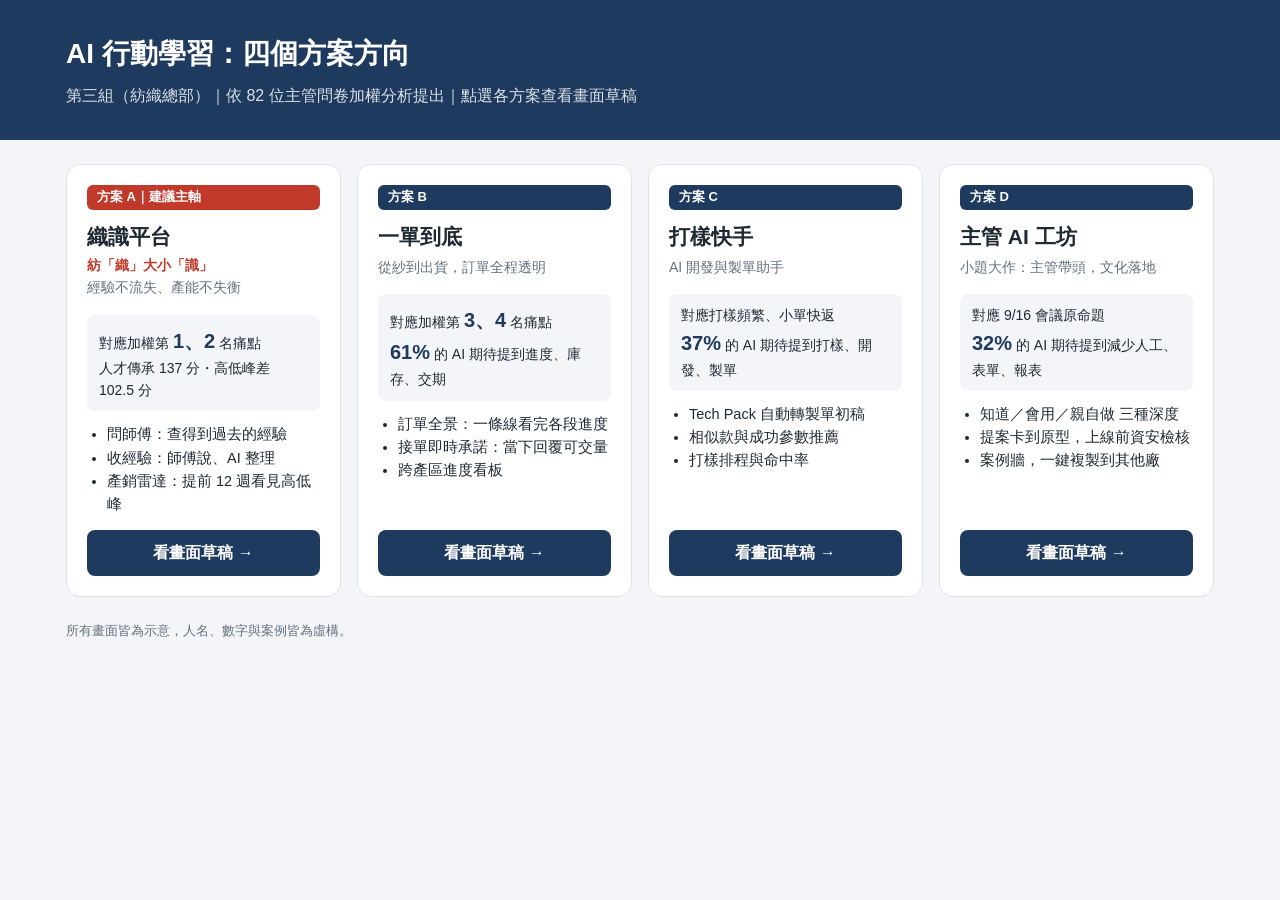
<file: index.html>
<!doctype html>
<html lang="zh-Hant">
<head>
<meta charset="utf-8">
<meta name="viewport" content="width=device-width, initial-scale=1">
<title>AI 方案總覽</title>
<style>
:root{--navy:#1F3A5F;--red:#C0392B;--line:#DDE3EA;--muted:#62707F;--bg:#F3F5F8;--text:#1F2933}
*{box-sizing:border-box}
body{margin:0;background:var(--bg);color:var(--text);font-family:"Microsoft JhengHei","PingFang TC","Noto Sans TC",sans-serif;line-height:1.6}
header{background:var(--navy);color:#fff;padding:32px 16px}
.wrap{max-width:1180px;margin:0 auto;padding:0 16px}
h1{margin:0 0 6px;font-size:28px}
header p{margin:0;opacity:.85}
.grid{display:grid;grid-template-columns:repeat(auto-fit,minmax(260px,1fr));gap:16px;margin:24px 0}
.card{background:#fff;border:1px solid var(--line);border-radius:14px;padding:20px;display:flex;flex-direction:column}
.tag{display:inline-block;background:var(--navy);color:#fff;border-radius:6px;padding:2px 10px;font-size:13px;font-weight:700}
.card.rec .tag{background:var(--red)}
.card h2{margin:10px 0 2px;font-size:21px}
.sub{color:var(--muted);font-size:14px;margin-bottom:10px}
.ev{background:var(--bg);border-radius:8px;padding:10px 12px;font-size:14px;margin:6px 0 12px}
.ev b{color:var(--navy);font-size:20px}
ul{margin:0 0 14px;padding-left:20px;font-size:14.5px}
.go{margin-top:auto;display:block;text-align:center;background:var(--navy);color:#fff;border-radius:8px;padding:10px;text-decoration:none;font-weight:700}
.go:hover{opacity:.9}
.note{font-size:13px;color:var(--muted);padding-bottom:32px}
</style>
</head>
<body>
<header><div class="wrap">
  <h1>AI 行動學習：四個方案方向</h1>
  <p>第三組（紡織總部）｜依 82 位主管問卷加權分析提出｜點選各方案查看畫面草稿</p>
</div></header>
<main class="wrap">
  <div class="grid">
    <div class="card rec">
      <span class="tag">方案 A｜建議主軸</span>
      <h2>織識平台</h2>
      <div class="sub" style="margin:-2px 0 0;color:#C0392B;font-weight:700">紡「織」大小「識」</div>
      <div class="sub">經驗不流失、產能不失衡</div>
      <div class="ev">對應加權第 <b>1、2</b> 名痛點<br>人才傳承 137 分・高低峰差 102.5 分</div>
      <ul><li>問師傅：查得到過去的經驗</li><li>收經驗：師傅說、AI 整理</li><li>產銷雷達：提前 12 週看見高低峰</li></ul>
      <a class="go" href="option_a.html">看畫面草稿 →</a>
    </div>
    <div class="card">
      <span class="tag">方案 B</span>
      <h2>一單到底</h2>
      <div class="sub">從紗到出貨，訂單全程透明</div>
      <div class="ev">對應加權第 <b>3、4</b> 名痛點<br><b>61%</b> 的 AI 期待提到進度、庫存、交期</div>
      <ul><li>訂單全景：一條線看完各段進度</li><li>接單即時承諾：當下回覆可交量</li><li>跨產區進度看板</li></ul>
      <a class="go" href="option_b.html">看畫面草稿 →</a>
    </div>
    <div class="card">
      <span class="tag">方案 C</span>
      <h2>打樣快手</h2>
      <div class="sub">AI 開發與製單助手</div>
      <div class="ev">對應打樣頻繁、小單快返<br><b>37%</b> 的 AI 期待提到打樣、開發、製單</div>
      <ul><li>Tech Pack 自動轉製單初稿</li><li>相似款與成功參數推薦</li><li>打樣排程與命中率</li></ul>
      <a class="go" href="option_c.html">看畫面草稿 →</a>
    </div>
    <div class="card">
      <span class="tag">方案 D</span>
      <h2>主管 AI 工坊</h2>
      <div class="sub">小題大作：主管帶頭，文化落地</div>
      <div class="ev">對應 9/16 會議原命題<br><b>32%</b> 的 AI 期待提到減少人工、表單、報表</div>
      <ul><li>知道／會用／親自做 三種深度</li><li>提案卡到原型，上線前資安檢核</li><li>案例牆，一鍵複製到其他廠</li></ul>
      <a class="go" href="option_d.html">看畫面草稿 →</a>
    </div>
  </div>
  <p class="note">所有畫面皆為示意，人名、數字與案例皆為虛構。</p>
</main>
</body>
</html>
</file>
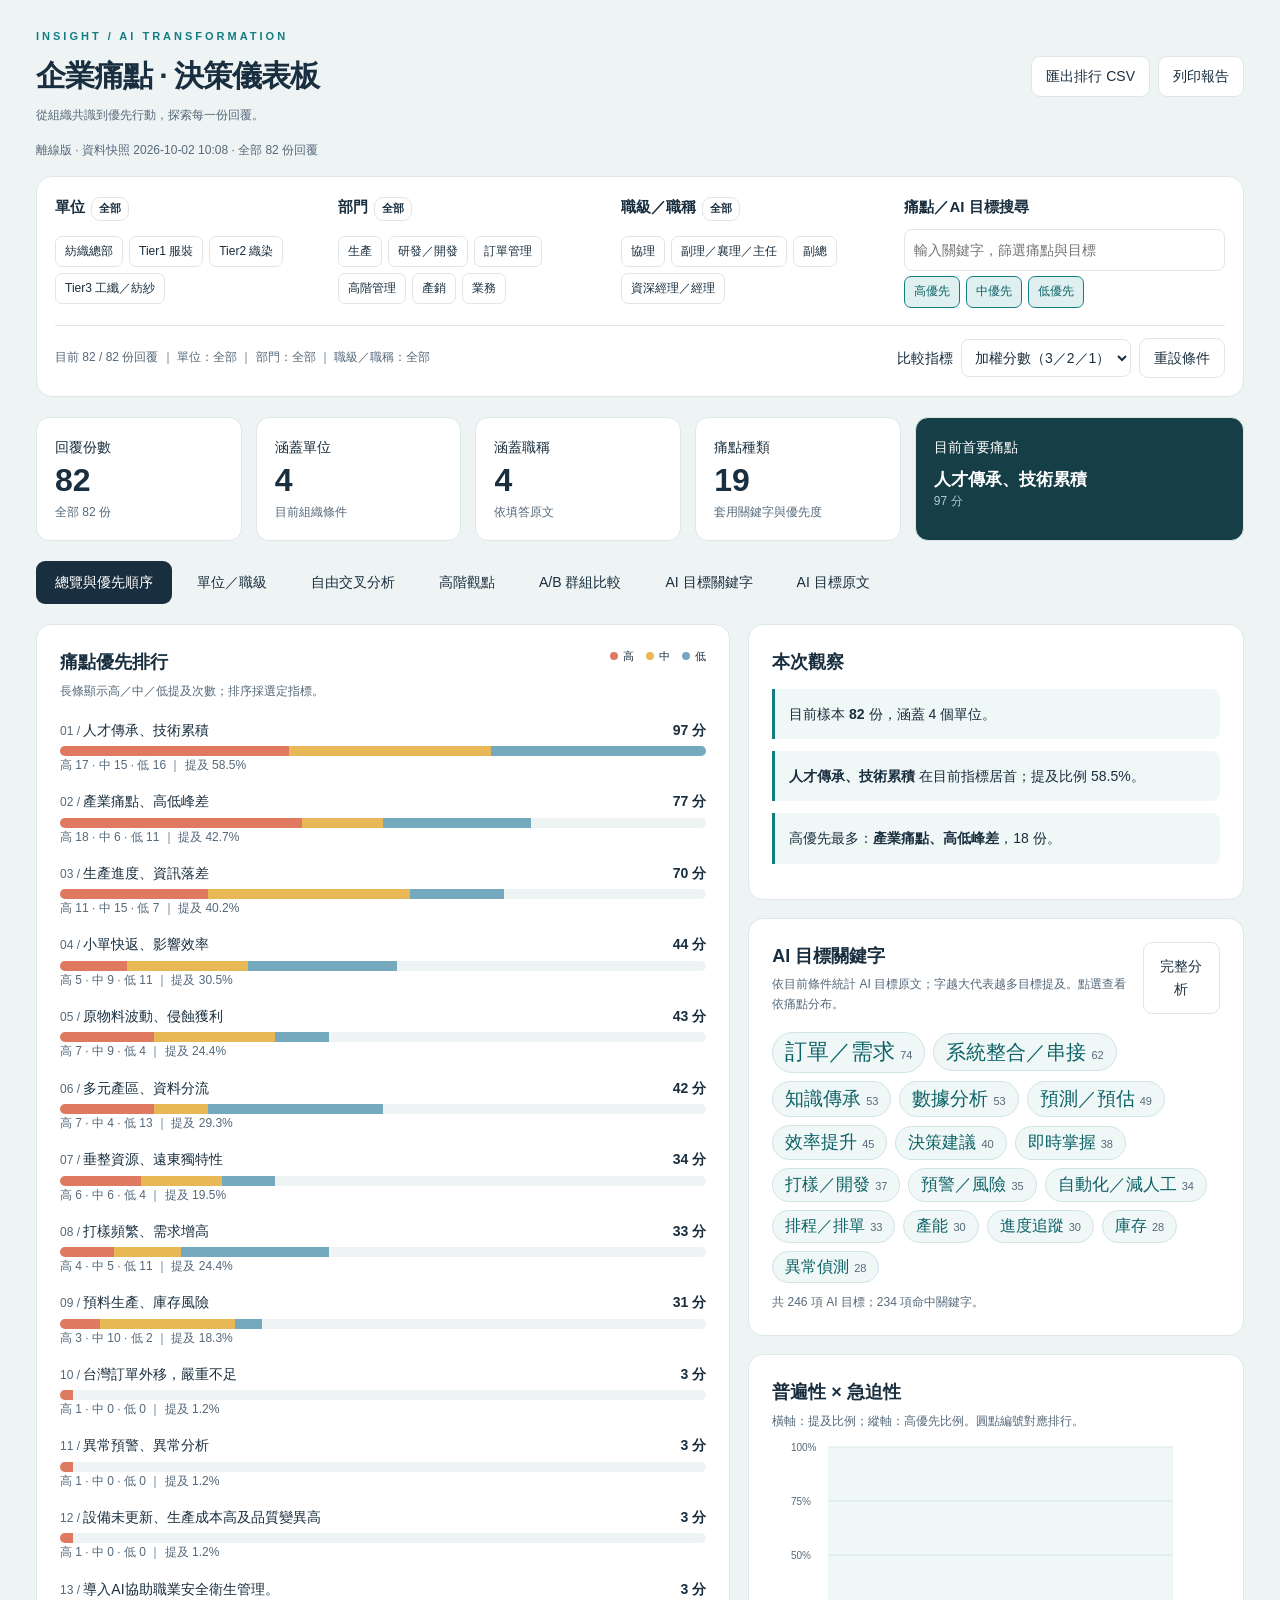
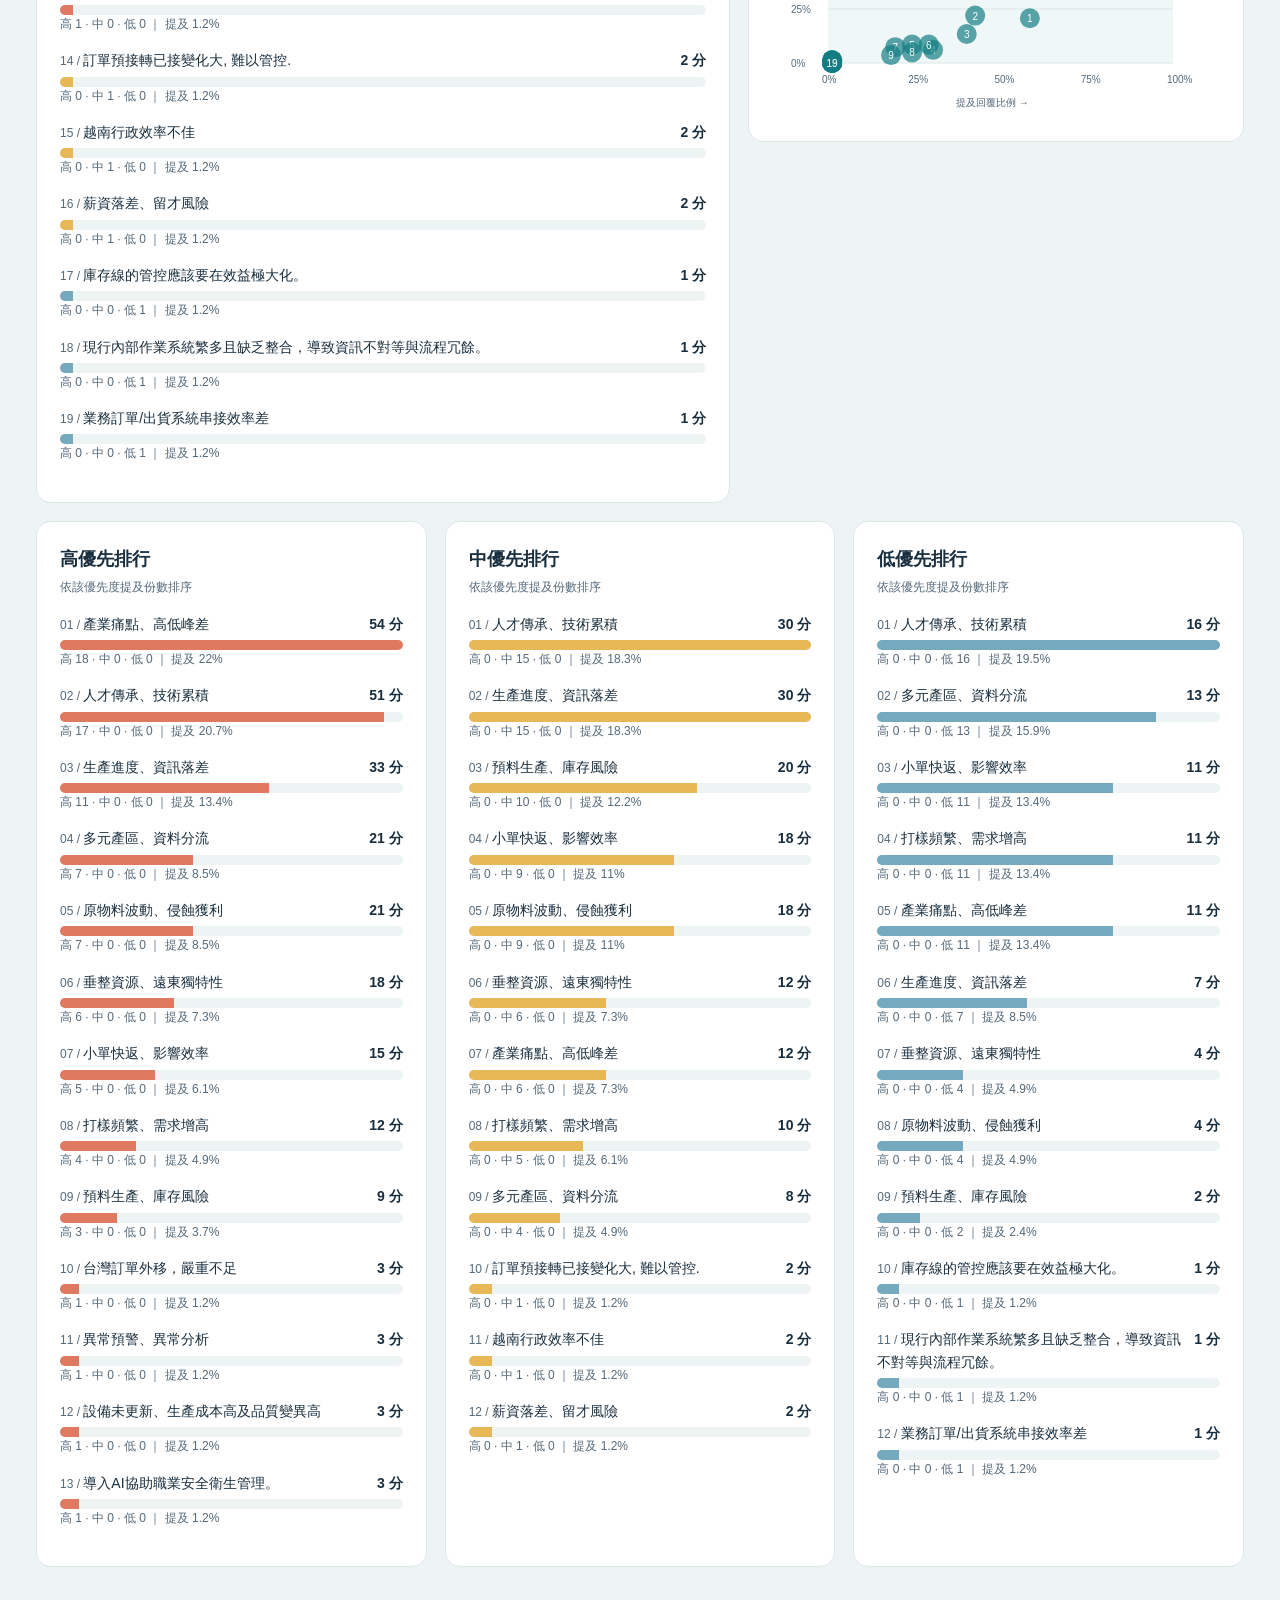
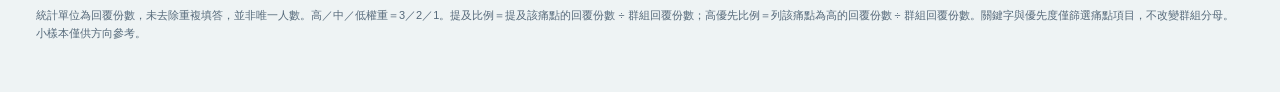
<file: dashboard.html>
<!doctype html>
<html lang="zh-Hant">
<head><meta charset="utf-8"><meta name="viewport" content="width=device-width,initial-scale=1"><title>企業痛點 · 決策儀表板</title>
<style>
:root{--ink:#192e3e;--muted:#55697a;--line:#dde7e9;--teal:#147d83;--high:#df795f;--mid:#e8b857;--low:#75a9bd}*{box-sizing:border-box}body{margin:0;background:#eef3f4;color:var(--ink);font:14px/1.6 "Segoe UI","Microsoft JhengHei",sans-serif}button,input,select{font:inherit}button,select{cursor:pointer}button{border:1px solid var(--line);background:white;border-radius:9px;padding:8px 14px;color:var(--ink)}button:hover{border-color:var(--teal);color:var(--teal)}button:focus-visible,input:focus-visible,select:focus-visible{outline:3px solid #60bac0;outline-offset:2px}.shell{max-width:1840px;margin:auto;padding:28px 36px}header{display:flex;align-items:center;justify-content:space-between;gap:20px}.eyebrow{color:var(--teal);letter-spacing:3px;font-size:11px;font-weight:800}h1{font-size:30px;letter-spacing:-1px;margin:6px 0}h2{font-size:18px;margin:0 0 5px}h3{font-size:15px;margin:0 0 10px}.muted,.note{color:var(--muted);font-size:12px}.actions,.inline{display:flex;gap:8px;align-items:center;flex-wrap:wrap}.primary{background:var(--teal);color:white;border-color:var(--teal)}.primary:hover{color:white;background:#0c6267}.status{margin:16px 0;color:var(--muted);font-size:12px}.error{color:#a93623;background:#fff0ec;padding:12px;border-radius:8px}.filters{background:#fff;border:1px solid var(--line);border-radius:16px;padding:18px;margin-bottom:20px}.filtergrid{display:grid;grid-template-columns:repeat(3,1fr) 1.2fr;gap:16px}.choices{display:flex;flex-wrap:wrap;gap:6px;max-height:128px;overflow:auto;padding:5px 0}.chip{position:relative;display:inline-flex;cursor:pointer}.chip input{position:absolute;opacity:0;width:1px;height:1px}.chip span{border:1px solid var(--line);border-radius:7px;padding:5px 9px;font-size:12px}.chip input:checked+span{background:#e0f0f0;border-color:var(--teal);color:#086267}.chip input:focus-visible+span{outline:2px solid var(--teal)}input[type=search],select{width:100%;padding:9px;border:1px solid var(--line);border-radius:8px;background:#fff;color:var(--ink)}.tiny{font-size:11px;padding:2px 7px;margin-left:6px}.filterfoot{border-top:1px solid var(--line);padding-top:12px;margin-top:12px;display:flex;gap:16px;justify-content:space-between;align-items:center}.tabs{display:flex;gap:6px;margin:20px 0;flex-wrap:wrap}.tabs button{border:0;background:transparent;padding:10px 19px}.tabs button.active{background:var(--ink);color:#fff}.kpis{display:grid;grid-template-columns:repeat(4,1fr) 1.6fr;gap:14px;margin:18px 0}.kpi{background:white;border:1px solid var(--line);border-radius:13px;padding:18px}.kpi strong{display:block;font-size:32px;line-height:1.4;font-variant-numeric:tabular-nums}.kpi:last-child{background:#163e46;color:white}.kpi:last-child strong{font-size:17px;margin-top:10px}.kpi:last-child .muted{color:#afcdd0}.grid{display:grid;grid-template-columns:1.4fr 1fr;gap:18px}.three{display:grid;grid-template-columns:repeat(3,1fr);gap:18px}.card{background:white;border:1px solid var(--line);border-radius:15px;padding:23px;margin-bottom:18px;min-width:0}.cardhead{display:flex;justify-content:space-between;gap:12px;margin-bottom:18px}.legend{display:flex;gap:12px;font-size:11px;flex-wrap:wrap}.dot{display:inline-block;width:8px;height:8px;border-radius:50%;margin-right:5px}.rank{margin:15px 0}.rankline{display:flex;justify-content:space-between;gap:12px;margin-bottom:5px}.rankline span{overflow-wrap:anywhere}.track{height:10px;border-radius:5px;background:#eef3f4;display:flex;overflow:hidden}.track i{display:block;min-width:0}.num{font-variant-numeric:tabular-nums;white-space:nowrap}.insight{padding:14px;border-left:3px solid var(--teal);background:#f0f7f7;margin:12px 0;border-radius:0 8px 8px 0}.tablewrap{overflow:auto;max-height:650px}table{border-collapse:separate;border-spacing:0;width:100%;font-size:12px}th,td{text-align:left;padding:11px;border-bottom:1px solid var(--line);vertical-align:middle}th{position:sticky;top:0;background:#f5f8f9;z-index:1;min-width:110px}th:first-child{min-width:170px}td button{width:100%;border:0;padding:8px;font-size:12px;background:transparent}.heat td{padding:3px;text-align:center}.heat td:first-child{text-align:left;padding:10px}.heat td small{display:block;color:var(--muted)}.empty{padding:35px;text-align:center;color:var(--muted)}.pane[hidden]{display:none}.goal{padding:16px 0;border-bottom:1px solid var(--line)}.goal p{white-space:pre-wrap;overflow-wrap:anywhere;margin:8px 0}.badge{padding:3px 8px;border-radius:5px;background:#eef3f4;font-size:11px;margin-right:7px}.goal.high .badge{background:#ffede8;color:#a94128}.goal.mid .badge{background:#fff4d8;color:#83600d}.goal.low .badge{background:#e7f2f7;color:#376e85}.ab{display:grid;grid-template-columns:1fr 1fr;gap:18px}.cohort{border-top:4px solid var(--teal)}.cohort.b{border-top-color:#a084bd}.positive{color:#bb573f}.negative{color:#277984}.scatter{width:100%;height:280px}.footer{margin:22px 0;color:var(--muted);font-size:11px}svg text{font-family:inherit;fill:var(--muted);font-size:10px}.kwcloud{display:flex;flex-wrap:wrap;gap:8px;align-items:baseline}.kwchip{border-radius:999px;padding:4px 12px;background:#f0f7f7;border-color:#cfe4e5;color:#0c6267;line-height:1.4}.kwchip small{color:var(--muted);margin-left:5px;font-size:11px}.kwchip.on{background:var(--teal);color:#fff;border-color:var(--teal)}.kwchip.on small{color:#d6eeee}.kwrow{width:100%;text-align:left;border:0;padding:6px 0;background:transparent;border-radius:0}.kwrow.on .rankline span{color:var(--teal);font-weight:700}.kwpain h3{overflow-wrap:anywhere}.kwhint{margin-top:10px}mark{background:#fde3b0;color:inherit;border-radius:3px;padding:0 2px}.kwcustom{display:flex;gap:8px;margin-top:10px}.kwcustom input{flex:1;min-width:0;padding:8px;border:1px solid var(--line);border-radius:8px}.kwlist{display:grid;grid-template-columns:repeat(auto-fill,minmax(280px,1fr));gap:18px}.kwlist .card{margin:0}#kwRank{columns:2;column-gap:36px}#kwRank .kwrow{break-inside:avoid}.kwheatcard .tablewrap{max-height:none}.kwheatcard th{min-width:78px;white-space:normal;line-height:1.3;vertical-align:bottom}.kwheatcard th:first-child,.kwheatcard td:first-child{position:sticky;left:0;background:#fff;z-index:2;min-width:150px;max-width:190px;box-shadow:1px 0 0 var(--line)}.kwheatcard th:first-child{background:#f5f8f9;z-index:3}.kwheatcard td button small{display:block;color:var(--muted);font-size:11px}.kwheatcard td button.sel{outline:2px solid var(--ink);outline-offset:-2px;font-weight:700}.kwheatcard td button.lown{background:repeating-linear-gradient(135deg,#f6f8f9 0 6px,#eef2f3 6px 12px)!important;border:1px dashed #b9c8cc}.kwzero{color:#b4c2c7}.kwlegend{display:flex;flex-wrap:wrap;gap:8px 22px;align-items:center;margin-top:14px;font-size:12px;color:var(--muted)}.kwscale{display:inline-block;width:150px;height:10px;border-radius:5px;vertical-align:middle;margin:0 6px;background:linear-gradient(90deg,rgba(20,125,131,.06),rgba(20,125,131,.54))}.kwswatch{display:inline-block;width:22px;height:14px;border-radius:4px;vertical-align:middle;margin-right:6px;background:repeating-linear-gradient(135deg,#f6f8f9 0 4px,#e3e9eb 4px 8px);border:1px dashed #b9c8cc}.kwrow.on{background:#eaf5f5;box-shadow:inset 3px 0 0 var(--teal);padding-left:10px;padding-right:8px;border-radius:0 8px 8px 0}.kwtoggle{display:inline-flex;gap:6px;align-items:center;font-size:12px;color:var(--muted);cursor:pointer}@media(max-width:1000px){#kwRank{columns:1}}@media(min-width:1500px){.shell{padding-left:48px;padding-right:48px}}@media(max-width:1000px){.filtergrid,.kpis{grid-template-columns:repeat(2,1fr)}.grid,.three,.ab{grid-template-columns:1fr}.shell{padding:20px}header{align-items:flex-start;flex-direction:column}}@media print{body{background:white}.shell{max-width:none;padding:0}.filters,.tabs,.actions,.noprint{display:none}.pane[hidden]{display:none}.card,.kpi{break-inside:avoid}.tablewrap{max-height:none;overflow:visible}.grid{display:block}.status{color:#333}button{color:#000}*{-webkit-print-color-adjust:exact;print-color-adjust:exact}}
</style></head>
<body><main class="shell">
<header><div><div class="eyebrow">INSIGHT / AI TRANSFORMATION</div><h1>企業痛點 · 決策儀表板</h1><div class="muted">從組織共識到優先行動，探索每一份回覆。</div></div><div class="actions"><button id="export">匯出排行 CSV</button><button id="print">列印報告</button><button class="primary" id="refresh" hidden>更新資料</button></div></header>
<div id="status" class="status" role="status" aria-live="polite">準備讀取回覆資料…</div>
<section class="filters" aria-label="分析條件"><div class="filtergrid"><div id="unitFilter"></div><div id="deptFilter"></div><div id="titleFilter"></div><div><h3>痛點／AI 目標搜尋</h3><input id="search" type="search" placeholder="輸入關鍵字，篩選痛點與目標" aria-label="痛點或 AI 目標搜尋"><div id="priorities" class="choices"></div></div></div><div class="filterfoot"><div id="selection" class="note"></div><div class="inline"><label for="metric">比較指標</label><select id="metric" style="width:170px"><option value="score">加權分數（3／2／1）</option><option value="rate">提及回覆比例</option><option value="count">提及回覆份數</option><option value="highRate">高優先回覆比例</option></select><button id="reset">重設條件</button></div></div></section>
<div class="kpis" id="kpis"></div>
<nav class="tabs" aria-label="分析頁籤"><button class="active" data-tab="overview">總覽與優先順序</button><button data-tab="organization">單位／職級</button><button data-tab="compound">自由交叉分析</button><button data-tab="executive">高階觀點</button><button data-tab="compare">A/B 群組比較</button><button data-tab="keywords">AI 目標關鍵字</button><button data-tab="goals">AI 目標原文</button></nav>
<section class="pane" id="overview"><div class="grid"><article class="card"><div class="cardhead"><div><h2>痛點優先排行</h2><div class="note">長條顯示高／中／低提及次數；排序採選定指標。</div></div><div class="legend"><span><i class="dot" style="background:var(--high)"></i>高</span><span><i class="dot" style="background:var(--mid)"></i>中</span><span><i class="dot" style="background:var(--low)"></i>低</span></div></div><div id="ranking"></div></article><div><article class="card"><h2>本次觀察</h2><div id="insights"></div></article><article class="card"><div class="cardhead"><div><h2>AI 目標關鍵字</h2><div class="note">依目前條件統計 AI 目標原文；字越大代表越多目標提及。點選查看依痛點分布。</div></div><button data-tab="keywords">完整分析</button></div><div id="kwCloud"></div></article><article class="card"><h2>普遍性 × 急迫性</h2><div class="note">橫軸：提及比例；縱軸：高優先比例。圓點編號對應排行。</div><div id="quadrant"></div></article></div></div><div class="three" id="priorityRanks"></div></section>
<section class="pane" id="organization" hidden><article class="card"><h2>依單位看痛點分布</h2><div class="note">每格以該單位回覆份數為分母；點選格子深入查看。</div><div id="unitHeat"></div></article><article class="card"><h2>依職級／職稱看痛點分布</h2><div class="note">按受填者實際填入的職稱分組，未自行推定職等。</div><div id="titleHeat"></div></article><article class="card"><h2>回覆組成</h2><div class="three" id="composition"></div></article></section>
<section class="pane" id="compound" hidden><article class="card"><div class="cardhead"><div><h2>自由交叉分析</h2><div class="note">上方可多選單位、部門及職稱；同欄為「或」、跨欄為「且」。點格子套用群組。</div></div><div class="inline"><select id="rowDim" aria-label="交叉分析列" style="width:110px"><option value="unit">單位</option><option value="dept">部門</option><option value="title">職級／職稱</option></select><span>×</span><select id="colDim" aria-label="交叉分析欄" style="width:110px"><option value="title">職級／職稱</option><option value="unit">單位</option><option value="dept">部門</option></select></div></div><label for="crossPain">觀察痛點</label><select id="crossPain" style="max-width:500px;margin:8px 0 18px"><option value="">所有痛點（回覆份數）</option></select><div id="crossHeat"></div></article><article class="card"><h2>目前條件的痛點結構</h2><div id="compoundRank"></div></article></section>
<section class="pane" id="executive" hidden><article class="card"><div class="cardhead"><div><h2>高階觀點 · 獨立決策視角</h2><div class="note">預設建議：總經理、營運長、副總、協理；可自行調整。套用上方單位、部門、關鍵字與優先度，忽略上方職稱篩選。</div></div><button id="execReset">恢復建議職稱</button></div><div id="execTitles" class="choices"></div><div class="note">未勾選任何職稱＝尚未定義高階群組。其餘職稱（不含未填寫）列為對照群。</div></article><div class="kpis" id="execKpis"></div><div class="grid"><article class="card"><h2>高階組內痛點排行</h2><div class="note">按高階提及比例排序；每筆同時顯示「份數／高階樣本數」。</div><div id="execRank"></div></article><article class="card"><h2>高階與其他職級的差異</h2><div id="execInsight"></div><div id="execDifference"></div></article></div><article class="card"><div class="cardhead"><div><h2>共同關注與認知落差</h2><div class="note">依提及比例差距排序。組別等權指標是兩組提及比例的平均，各占 50%，屬決策情境，並非全體回覆比例。</div></div><button id="exportExec">匯出高階比較 CSV</button></div><div id="execTable"></div></article><article class="card"><h2>高階受填者的 AI 目標原文</h2><div id="execGoals"></div><button id="moreExecGoals" hidden>顯示更多</button></article></section>
<section class="pane" id="compare" hidden><div class="note" style="margin-bottom:15px">A、B 各自選擇組織條件；不套用上方組織篩選。沿用痛點關鍵字與高中低選擇。空選＝全部；兩群可重疊。</div><div class="ab"><article class="card cohort"><div class="cardhead"><h2>A 群組</h2><button data-copy="a">套用上方組織條件</button></div><div id="aFilters"></div><div id="aCount" class="note"></div></article><article class="card cohort b"><div class="cardhead"><h2>B 群組</h2><button data-copy="b">套用上方組織條件</button></div><div id="bFilters"></div><div id="bCount" class="note"></div></article></div><article class="card"><h2>群組痛點差異</h2><div class="note">差距＝A 提及比例 − B 提及比例（百分點）；依差距絕對值排序，非統計顯著性檢定。</div><div id="compareTable"></div></article></section>
<section class="pane" id="keywords" hidden><div class="kpis" id="kwKpis"></div><article class="card kwheatcard"><div class="cardhead"><div><h2>關鍵字 × 痛點</h2><div class="note">每格＝該痛點 AI 目標中提及此關鍵字的項目數（占該痛點目標比例）。點格子查看原文。</div></div><div class="inline"><label class="kwtoggle"><input type="checkbox" id="kwHideSmall" checked>隱藏少於 3 項目標的痛點</label><button id="exportKw">匯出關鍵字 CSV</button></div></div><div id="kwHeat"></div><div class="kwlegend" id="kwLegend"></div></article><article class="card"><h2>整體關鍵字排行</h2><div class="note">比例分母＝目前條件下有填寫的 AI 目標項目數；一則目標可命中多個關鍵字。</div><div id="kwRank"></div><div class="kwcustom noprint"><input id="kwInput" type="text" maxlength="20" placeholder="新增自訂關鍵字，例如：RFID" aria-label="新增自訂關鍵字"><button id="kwAdd">新增</button></div><div id="kwCustomList" class="kwcloud kwhint noprint"></div><div class="note kwhint">內建詞庫合併同義詞（例如 預測＝預估／預判／FCST），並同時比對簡體字。自訂關鍵字只存在此瀏覽器。</div></article><h2 style="margin:6px 0 12px">各痛點的 AI 目標關鍵字</h2><div class="kwlist" id="kwPains"></div><article class="card" id="kwDetailCard" style="margin-top:18px"><div class="cardhead"><div><h2 id="kwDetailTitle">關鍵字原文</h2><div class="note" id="kwDetailNote"></div></div><button id="kwClear">清除選取</button></div><div id="kwDetail"></div></article></section><section class="pane" id="goals" hidden><article class="card"><div class="cardhead"><div><h2>受填者的 AI 目標</h2><div class="note">依目前條件顯示原文；不顯示姓名與 IP。</div></div><button id="exportGoals">匯出目標 CSV</button></div><div id="goalList"></div><button id="moreGoals" hidden>顯示更多</button></article></section>
<div class="footer">統計單位為回覆份數，未去除重複填答，並非唯一人數。高／中／低權重＝3／2／1。提及比例＝提及該痛點的回覆份數 ÷ 群組回覆份數；高優先比例＝列該痛點為高的回覆份數 ÷ 群組回覆份數。關鍵字與優先度僅篩選痛點項目，不改變群組分母。小樣本僅供方向參考。</div>
</main><script>
'use strict';
const $=id=>document.getElementById(id), dims={unit:'單位',dept:'部門',title:'職級／職稱'}, priorities={high:'高',mid:'中',low:'低'}, colors={high:'#df795f',mid:'#e8b857',low:'#75a9bd'};
const blank=()=>({unit:new Set(),dept:new Set(),title:new Set()});
const state={...blank(),a:blank(),b:blank(),priorities:new Set(['high','mid','low']),query:'',metric:'score',tab:'overview',goalLimit:60};
let rawData=[],busy=false,loaded=false;
const suggestedTitles=['總經理','營運長','副總','協理'];
let execTitles=new Set(suggestedTitles),execGoalLimit=40;
try{const saved=JSON.parse(localStorage.getItem('ddi-executive-titles'));if(Array.isArray(saved)&&saved.every(v=>typeof v==='string'))execTitles=new Set(saved)}catch{}
const esc=v=>String(v??'').replace(/[&<>"']/g,c=>({'&':'&amp;','<':'&lt;','>':'&gt;','"':'&quot;',"'":'&#39;'}[c]));
const values=(rows,k)=>[...new Set(rows.map(r=>r[k]))].sort((a,b)=>a.localeCompare(b,'zh-Hant'));
const fmt=v=>Number(v).toLocaleString('zh-TW',{maximumFractionDigits:1});
const empty=()=>'<div class="empty">目前條件沒有資料</div>';
const matches=(r,filter)=>Object.keys(dims).every(k=>!filter[k].size||filter[k].has(r[k]));
const filtered=(filter=state)=>rawData.filter(r=>matches(r,filter));
function events(rows,ps=state.priorities){
 const q=state.query.toLocaleLowerCase();
 return rows.flatMap((r,index)=>[...ps].filter(p=>r[p]&&(!q||(r[p]+' '+r[p+'Goal']).toLocaleLowerCase().includes(q))).map(p=>({r,index,p,pain:r[p],goal:r[p+'Goal']})));
}
function aggregate(rows,ps=state.priorities){
 const map=new Map();
 for(const e of events(rows,ps)){
  if(!map.has(e.pain))map.set(e.pain,{pain:e.pain,high:0,mid:0,low:0,score:0,respondents:new Set(),highRespondents:new Set()});
  const a=map.get(e.pain);a[e.p]++;a.score+=({high:3,mid:2,low:1}[e.p]);a.respondents.add(e.index);if(e.p==='high')a.highRespondents.add(e.index);
 }
 return [...map.values()].map(a=>({...a,count:a.respondents.size,rate:rows.length?a.respondents.size/rows.length*100:0,highRate:rows.length?a.highRespondents.size/rows.length*100:0})).sort((a,b)=>b[state.metric]-a[state.metric]||b.high-a.high||a.pain.localeCompare(b.pain,'zh-Hant'));
}
const metricText=a=>fmt(a[state.metric])+(['rate','highRate'].includes(state.metric)?'%':state.metric==='score'?' 分':' 份');
function choices(id,k,target,onChange){
 const host=$(id), all=values(rawData,k);
 host.innerHTML='<h3>'+dims[k]+'<button class="tiny">全部</button></h3><div class="choices">'+all.map((v,i)=>'<label class="chip"><input type="checkbox" value="'+i+'" '+(target[k].has(v)?'checked':'')+'><span>'+esc(v)+'</span></label>').join('')+'</div>';
 host.querySelector('button').onclick=()=>{target[k].clear();choices(id,k,target,onChange);onChange()};
 host.querySelectorAll('input').forEach(el=>el.onchange=()=>{const v=all[Number(el.value)];el.checked?target[k].add(v):target[k].delete(v);onChange()});
}
function executiveControls(){
 const titles=[...new Set([...values(rawData,'title'),...execTitles])].sort((a,b)=>a.localeCompare(b,'zh-Hant'));
 $('execTitles').innerHTML=titles.map((v,i)=>'<label class="chip"><input type="checkbox" value="'+i+'" '+(execTitles.has(v)?'checked':'')+'><span>'+esc(v)+'</span></label>').join('');
 $('execTitles').querySelectorAll('input').forEach(el=>el.onchange=()=>{const v=titles[Number(el.value)];el.checked?execTitles.add(v):execTitles.delete(v);saveExec();renderExecutive()});
}
function saveExec(){try{localStorage.setItem('ddi-executive-titles',JSON.stringify([...execTitles]))}catch{}}
function executiveData(){
 const base=rawData.filter(r=>(!state.unit.size||state.unit.has(r.unit))&&(!state.dept.size||state.dept.has(r.dept)));
 const senior=base.filter(r=>execTitles.has(r.title)),other=base.filter(r=>!execTitles.has(r.title)&&r.title!=='未填寫');
 const sa=aggregate(senior),oa=aggregate(other);
 const all=[...new Set([...sa,...oa].map(a=>a.pain))].map(p=>{const s=sa.find(a=>a.pain===p),o=oa.find(a=>a.pain===p);return {p,s,o,diff:(s?.rate||0)-(o?.rate||0),balanced:senior.length&&other.length?((s?.rate||0)+(o?.rate||0))/2:null}});
 return {base,senior,other,sa,oa,all};
}
function renderExecutive(){
 const {base,senior,other,sa,all}=executiveData(),sorted=[...sa].sort((a,b)=>b.rate-a.rate||b.highRate-a.highRate);
 $('execKpis').innerHTML=[['高階回覆',senior.length,'所選職稱群組'],['其他職級回覆',other.length,'排除未填職稱'],['高階樣本占比',base.length?fmt(senior.length/base.length*100)+'%':'—','分母：目前單位／部門全部回覆'],['未填職稱',base.filter(r=>r.title==='未填寫').length,'不納入其他職級'],['高階首要痛點',sorted[0]?.pain||'尚無資料',sorted[0]?fmt(sorted[0].rate)+'% 高階回覆提及':'請選職稱或調整條件']].map(([label,v,note])=>'<div class="kpi"><div>'+label+'</div><strong>'+esc(v)+'</strong><div class="muted">'+esc(note)+'</div></div>').join('');
 $('execRank').innerHTML=sorted.length?sorted.map((a,i)=>'<div class="rank"><div class="rankline"><span>'+String(i+1).padStart(2,'0')+' / '+esc(a.pain)+'</span><strong>'+fmt(a.rate)+'%</strong></div><div class="track"><i style="width:'+a.rate+'%;background:var(--teal)"></i></div><div class="note">'+a.count+'／'+senior.length+' 份提及；高優先 '+a.high+'／'+senior.length+' 份（'+fmt(a.highRate)+'%）</div></div>').join(''):empty();
 const comparable=senior.length&&other.length;
 const gaps=[...all].sort((a,b)=>b.diff-a.diff);
 $('execInsight').innerHTML=!execTitles.size?'<div class="insight">請先選擇高階職稱。</div>':'<div class="insight">高階 n = '+senior.length+'；其他職級 n = '+other.length+'。'+(senior.length&&senior.length<10?'高階少於 10 份：呈現實際意見，避免推論代表全體高階。':'')+'</div>'+(comparable&&gaps[0]?.diff>0?'<div class="insight">高階相對更關注 <strong>'+esc(gaps[0].p)+'</strong>，提及比例高出 '+fmt(gaps[0].diff)+' 個百分點。</div>':'<div class="note">'+(comparable?'目前無高階提及比例較高的項目。':'兩組都需有回覆，才能計算差距。')+'</div>');
 $('execDifference').innerHTML=comparable?[...all].sort((a,b)=>Math.abs(b.diff)-Math.abs(a.diff)).slice(0,5).map(x=>'<div class="rank"><strong>'+esc(x.p)+'</strong><div class="rankline note"><span>高階 '+fmt(x.s?.rate||0)+'%</span><span>其他 '+fmt(x.o?.rate||0)+'%</span></div><div class="track"><i style="width:'+(x.s?.rate||0)+'%;background:var(--teal)"></i></div><div class="track" style="margin-top:4px"><i style="width:'+(x.o?.rate||0)+'%;background:#a084bd"></i></div></div>').join(''):empty();
 const rate=(a,k,n)=>n?fmt(a?.[k]||0)+'%':'—';
 $('execTable').innerHTML=table(['痛點','高階提及／樣本','其他提及／樣本','高階提及比例','其他提及比例','差距（百分點）','高階高優先比例','其他高優先比例','組別等權（50/50）'],gaps.map(x=>[esc(x.p),(x.s?.count||0)+'／'+senior.length,(x.o?.count||0)+'／'+other.length,rate(x.s,'rate',senior.length),rate(x.o,'rate',other.length),comparable?(x.diff>0?'+':'')+fmt(x.diff):'—',rate(x.s,'highRate',senior.length),rate(x.o,'highRate',other.length),x.balanced===null?'—':fmt(x.balanced)+'%']));
 const goals=events(senior).filter(e=>e.goal);
 $('execGoals').innerHTML='<div class="note">共 '+goals.length+' 項，顯示 '+Math.min(execGoalLimit,goals.length)+' 項</div>'+(goals.length?goals.slice(0,execGoalLimit).map(e=>'<div class="goal '+e.p+'"><span class="badge">'+priorities[e.p]+'優先</span><strong>'+esc(e.pain)+'</strong><p>'+esc(e.goal)+'</p><div class="note">'+esc([e.r.unit,e.r.dept,e.r.title].join(' ／ '))+'</div></div>').join(''):empty());
 $('moreExecGoals').hidden=goals.length<=execGoalLimit;
}
function controls(){
 executiveControls();
 for(const k of Object.keys(dims))choices(k+'Filter',k,state,render);
 for(const cohort of ['a','b']){
  $(cohort+'Filters').innerHTML=Object.keys(dims).map(k=>'<div id="'+cohort+k+'"></div>').join('');
  for(const k of Object.keys(dims))choices(cohort+k,k,state[cohort],render);
 }
 $('priorities').innerHTML=Object.entries(priorities).map(([p,label])=>'<label class="chip"><input type="checkbox" value="'+p+'" '+(state.priorities.has(p)?'checked':'')+'><span>'+label+'優先</span></label>').join('');
 $('priorities').querySelectorAll('input').forEach(el=>el.onchange=()=>{el.checked?state.priorities.add(el.value):state.priorities.delete(el.value);render()});
 const selected=$('crossPain').value;
 $('crossPain').innerHTML='<option value="">所有痛點（回覆份數）</option>'+[...new Set(rawData.flatMap(r=>Object.keys(priorities).map(p=>r[p])).filter(Boolean))].sort().map(p=>'<option value="'+esc(p)+'">'+esc(p)+'</option>').join('');
 if([...$('crossPain').options].some(o=>o.value===selected))$('crossPain').value=selected;
}
function ranks(items){
 if(!items.length)return empty();
 const max=Math.max(1,...items.map(a=>a.high+a.mid+a.low));
 return items.map((a,i)=>'<div class="rank"><div class="rankline"><span><span class="muted">'+String(i+1).padStart(2,'0')+' / </span>'+esc(a.pain)+'</span><strong class="num">'+metricText(a)+'</strong></div><div class="track" aria-label="'+esc(a.pain)+': 高 '+a.high+' 中 '+a.mid+' 低 '+a.low+'">'+Object.keys(priorities).map(p=>'<i style="background:'+colors[p]+';width:'+(a[p]/max*100)+'%"></i>').join('')+'</div><div class="note">高 '+a.high+' · 中 '+a.mid+' · 低 '+a.low+' ｜ 提及 '+fmt(a.rate)+'%</div></div>').join('');
}
function table(headers,rows,cls=''){
 return rows.length?'<div class="tablewrap"><table class="'+cls+'"><thead><tr>'+headers.map(h=>'<th scope="col">'+esc(h)+'</th>').join('')+'</tr></thead><tbody>'+rows.map(r=>'<tr>'+r.map(c=>'<td>'+c+'</td>').join('')+'</tr>').join('')+'</tbody></table></div>':empty();
}
function heat(rows,dim){
 const pains=aggregate(rows).map(a=>a.pain);
 const groups=values(rows,dim).map(v=>({v,rows:rows.filter(r=>r[dim]===v)}));
 const matrix=groups.map(g=>{const agg=aggregate(g.rows);return {...g,cells:pains.map(p=>agg.find(a=>a.pain===p))}});
 const max=Math.max(1,...matrix.flatMap(g=>g.cells.map(a=>a?.[state.metric]||0)));
 return table([dims[dim]+' / 回覆份數',...pains],matrix.map(g=>[esc(g.v)+'<small>n = '+g.rows.length+'</small>',...g.cells.map((a,i)=>'<button data-dim="'+dim+'" data-value="'+esc(g.v)+'" data-pain="'+esc(pains[i])+'" style="background:rgba(20,125,131,'+(a?0.06+a[state.metric]/max*.48:0)+')">'+(a?metricText(a):'0')+'</button>')]),'heat');
}
function cross(rows){
 const rd=$('rowDim').value,cd=$('colDim').value,pain=$('crossPain').value;
 if(rd===cd){$('crossHeat').innerHTML='<div class="empty">請選擇兩個不同分析維度。</div>';return}
 const cols=values(rows,cd);
 const groups=values(rows,rd).map(v=>({v,cells:cols.map(c=>{const rs=rows.filter(r=>r[rd]===v&&r[cd]===c),a=aggregate(rs).find(a=>a.pain===pain);return {rs,a,val:pain?(a?.[state.metric]||0):rs.length}})}));
 const max=Math.max(1,...groups.flatMap(g=>g.cells.map(c=>c.val)));
 $('crossHeat').innerHTML=table([dims[rd]+' × '+dims[cd],...cols],groups.map(g=>[esc(g.v),...g.cells.map((c,i)=>'<button data-cross="1" data-rd="'+rd+'" data-rv="'+esc(g.v)+'" data-cd="'+cd+'" data-cv="'+esc(cols[i])+'" style="background:rgba(20,125,131,'+(c.rs.length?.06+c.val/max*.48:0)+')">'+(c.rs.length?(pain?(c.a?metricText(c.a):'0'):c.rs.length+' 份'):'—')+'<small>n = '+c.rs.length+'</small></button>')]),'heat');
}
function compare(){
 const ar=filtered(state.a),br=filtered(state.b),aa=aggregate(ar),ba=aggregate(br);
 $('aCount').textContent='A：'+ar.length+' 份回覆';$('bCount').textContent='B：'+br.length+' 份回覆；重疊 '+ar.filter(r=>matches(r,state.b)).length+' 份';
 const pains=[...new Set([...aa,...ba].map(a=>a.pain))].map(p=>({p,a:aa.find(a=>a.pain===p),b:ba.find(a=>a.pain===p)})).sort((x,y)=>Math.abs((y.a?.rate||0)-(y.b?.rate||0))-Math.abs((x.a?.rate||0)-(x.b?.rate||0)));
 const percent=(a,k,n)=>n?fmt(a?.[k]||0)+'%':'—';
 $('compareTable').innerHTML=table(['痛點','A 提及比例','B 提及比例','差距（百分點）','A 高優先比例','B 高優先比例'],pains.map(({p,a,b})=>{const d=(a?.rate||0)-(b?.rate||0);return [esc(p),percent(a,'rate',ar.length),percent(b,'rate',br.length),ar.length&&br.length?'<strong class="'+(d>=0?'positive':'negative')+'">'+(d>0?'+':'')+fmt(d)+'</strong>':'—',percent(a,'highRate',ar.length),percent(b,'highRate',br.length)]}));
}
function render(){
 const rows=filtered(),agg=aggregate(rows);
 $('selection').textContent='目前 '+rows.length+' / '+rawData.length+' 份回覆 ｜ '+Object.keys(dims).map(k=>dims[k]+'：'+(state[k].size?[...state[k]].join('、'):'全部')).join(' ｜ ');
 $('kpis').innerHTML=[['回覆份數',rows.length,'全部 '+rawData.length+' 份'],['涵蓋單位',values(rows,'unit').length,'目前組織條件'],['涵蓋職稱',values(rows,'title').length,'依填答原文'],['痛點種類',agg.length,'套用關鍵字與優先度'],['目前首要痛點',agg[0]?.pain||'尚無資料',agg[0]?metricText(agg[0]):'等待回覆']].map(([label,value,note])=>'<div class="kpi"><div>'+label+'</div><strong>'+esc(value)+'</strong><div class="muted">'+esc(note)+'</div></div>').join('');
 $('ranking').innerHTML=ranks(agg);$('compoundRank').innerHTML=ranks(agg);
 const high=[...agg].sort((a,b)=>b.high-a.high)[0];
 $('insights').innerHTML=rows.length?'<div class="insight">目前樣本 <strong>'+rows.length+'</strong> 份，涵蓋 '+values(rows,'unit').length+' 個單位。</div>'+(agg[0]?'<div class="insight"><strong>'+esc(agg[0].pain)+'</strong> 在目前指標居首；提及比例 '+fmt(agg[0].rate)+'%。</div>':'')+(high?.high?'<div class="insight">高優先最多：<strong>'+esc(high.pain)+'</strong>，'+high.high+' 份。</div>':'')+(rows.length<10?'<div class="note">目前少於 10 份，建議與回覆原文一起解讀。</div>':''):empty();
 $('priorityRanks').innerHTML=Object.entries(priorities).map(([p,label])=>'<article class="card"><h2>'+label+'優先排行</h2><div class="note">'+(state.priorities.has(p)?'依該優先度提及份數排序':'此優先度目前未選取')+'</div>'+ranks(state.priorities.has(p)?aggregate(rows,new Set([p])).sort((a,b)=>b[p]-a[p]):[])+'</article>').join('');
 $('quadrant').innerHTML=agg.length?'<svg class="scatter" viewBox="0 0 420 280" role="img" aria-label="普遍性與急迫性分布"><rect x="42" y="16" width="345" height="216" fill="#f0f7f7"/>'+[0,25,50,75,100].map(v=>'<line x1="42" x2="387" y1="'+(232-v*2.16)+'" y2="'+(232-v*2.16)+'" stroke="#dae7e8"/><text x="5" y="'+(236-v*2.16)+'">'+v+'%</text><text x="'+(36+v*3.45)+'" y="252">'+v+'%</text>').join('')+agg.map((a,i)=>'<g><title>'+esc(a.pain)+'：提及 '+fmt(a.rate)+'%，高優先 '+fmt(a.highRate)+'%</title><circle cx="'+(42+a.rate*3.45)+'" cy="'+(232-a.highRate*2.16)+'" r="10" fill="#147d83" opacity=".7"/><text x="'+(42+a.rate*3.45)+'" y="'+(236-a.highRate*2.16)+'" text-anchor="middle" style="fill:white">'+(i+1)+'</text></g>').join('')+'<text x="170" y="275">提及回覆比例 →</text></svg>':empty();
 $('unitHeat').innerHTML=heat(rows,'unit');$('titleHeat').innerHTML=heat(rows,'title');
 $('composition').innerHTML=Object.entries(dims).map(([k,label])=>'<div><h3>'+label+'</h3>'+values(rows,k).map(v=>{const n=rows.filter(r=>r[k]===v).length;return '<div class="rank"><div class="rankline"><span>'+esc(v)+'</span><strong>'+n+' 份</strong></div><div class="track"><i style="background:var(--teal);width:'+(rows.length?n/rows.length*100:0)+'%"></i></div></div>'}).join('')+'</div>').join('');
 cross(rows);compare();renderGoals(rows);renderKeywords(rows);renderExecutive();
}
const kwBase=[['預測／預估',['預測','預估','預判','預料','預買','forecast','FCST']],['排程／排單',['排程','排單','排產','排法','改產','換款','整併','集中']],['產能',['產能','產線','閒置','負荷']],['庫存',['庫存','庫齡','備料','安全庫存']],['交期／出貨',['交期','出貨','船期','完成日']],['即時掌握',['即時','及時','實時','同步','掌握','掌控']],['系統整合／串接',['整合','串接','串聯','統整','彙整','平台','平臺']],['進度追蹤',['進度','追蹤','追溯']],['預警／風險',['預警','警示','風險','提示']],['異常偵測',['異常','停滯','延遲','斷層']],['成本／獲利',['成本','毛利','獲利','價差','資金','費用']],['原料／價格',['原料','原物料','價格','報價','比價','採購','匯率','油價']],['品質／瑕疵',['品質','瑕疵','品檢','色差','覆色']],['知識傳承',['知識','經驗','傳承','技術','新人','人才','資料庫']],['搜尋查詢',['搜尋','查詢','圖檔','找出']],['自動化／減人工',['自動','人工','人力','取代','人為','重複作業']],['數據分析',['分析','數據','大數據','統計','歷史']],['報表／看板',['報表','看板','儀表板','介面','Excel','清單']],['溝通協作',['溝通','跨部門','協調','窗口','語言','傳遞']],['決策建議',['建議','方案','最佳化','優化','最有效','最適','評估']],['訂單／需求',['訂單','接單','需求','客戶']],['打樣／開發',['打樣','樣品','試樣','開發']],['標準化／統一',['統一','標準化','一致','簡單化']],['效率提升',['效率','縮短','加速','快速']]];
const simpMap=Object.fromEntries('預预測测庫库單单產产時时異异動动識识報报價价質质進进蹤踪尋寻詢询圖图譯译語语溝沟協协減减數数據据風风險险採采購购樣样決决優优經经驗验傳传統统計计視视覺觉檢检戶户訂订貨货運运輸输錯错誤误準准確确間间節节標标臺台資资訊讯開开發发設设歷历趨趋勢势議议調调換换機机學学習习對对話话問问負负閒闲備备齡龄聯联處处際际態态為为關关鍵键變变與与紗纱併并彙汇費费線线產产介介'.match(/../gu).map(p=>[...p]));
const toSimp=t=>[...t].map(c=>simpMap[c]||c).join('');
let customKw=[];
try{const saved=JSON.parse(localStorage.getItem('ddi-custom-keywords'));if(Array.isArray(saved))customKw=saved.filter(v=>typeof v==='string'&&v.trim()).slice(0,30)}catch{}
const kwSel={label:null,pain:null},KW_MIN_N=3;let kwHideSmall=true;
function keywordList(){
 return [...kwBase,...customKw.filter(t=>!kwBase.some(([l])=>l===t)).map(t=>[t,[t]])].map(([label,terms])=>({label,terms:[...new Set(terms.flatMap(t=>[t,toSimp(t)]).map(t=>t.toLocaleLowerCase()))]}));
}
function keywordStats(rows){
 const goals=events(rows).filter(e=>e.goal),kws=keywordList(),total=new Map(),byPain=new Map();
 const hits=goals.map(e=>{const text=e.goal.toLocaleLowerCase();return {e,keys:kws.filter(k=>k.terms.some(t=>text.includes(t))).map(k=>k.label)}});
 for(const h of hits){
  if(!byPain.has(h.e.pain))byPain.set(h.e.pain,{pain:h.e.pain,goals:0,map:new Map()});
  const bp=byPain.get(h.e.pain);bp.goals++;
  for(const k of h.keys){total.set(k,(total.get(k)||0)+1);bp.map.set(k,(bp.map.get(k)||0)+1)}
 }
 const order=(a,b)=>b.count-a.count||a.label.localeCompare(b.label,'zh-Hant');
 const ranked=[...total].map(([label,count])=>({label,count,rate:count/goals.length*100})).sort(order);
 const pains=[...byPain.values()].map(p=>({pain:p.pain,goals:p.goals,top:[...p.map].map(([label,count])=>({label,count,rate:count/p.goals*100})).sort(order)})).sort((a,b)=>b.goals-a.goals||a.pain.localeCompare(b.pain,'zh-Hant'));
 return {goals,hits,ranked,pains,kws,unmatched:hits.filter(h=>!h.keys.length).length};
}
function highlight(text,terms){
 if(!terms.length)return esc(text);
 const re=new RegExp('('+[...terms].sort((a,b)=>b.length-a.length).map(t=>t.replace(/[.*+?^${}()|[\]\\]/g,'\\$&')).join('|')+')','gi');
 return String(text).split(re).map((part,i)=>i%2?'<mark>'+esc(part)+'</mark>':esc(part)).join('');
}
const kwAttr=(label,pain)=>' data-kw="'+esc(label)+'"'+(pain!=null?' data-kwpain="'+esc(pain)+'"':'');
function renderKeywords(rows){
 const st=keywordStats(rows),top=st.ranked[0];
 const max=Math.max(1,...st.ranked.map(k=>k.count)),cloud=st.ranked.slice(0,16);
 $('kwCloud').innerHTML=cloud.length?'<div class="kwcloud">'+cloud.map(k=>'<button class="kwchip'+(kwSel.label===k.label?' on':'')+'"'+kwAttr(k.label)+' data-kwgo="1" aria-label="'+esc(k.label+'：'+k.count+' 項目標，查看分析')+'" style="font-size:'+(12+Math.round(k.count/max*10))+'px">'+esc(k.label)+'<small>'+k.count+'</small></button>').join('')+'</div><div class="note kwhint">共 '+st.goals.length+' 項 AI 目標；'+(st.goals.length-st.unmatched)+' 項命中關鍵字。</div>':empty();
 $('kwKpis').innerHTML=[['AI 目標項目',st.goals.length,'目前條件，含高／中／低'],['命中關鍵字',st.goals.length?fmt((st.goals.length-st.unmatched)/st.goals.length*100)+'%':'—',(st.goals.length-st.unmatched)+' 項目標'],['詞庫外目標',st.unmatched,'可新增自訂關鍵字'],['涉及痛點',st.pains.length,'有填 AI 目標'],['首要關鍵字',top?.label||'尚無資料',top?top.count+' 項目標提及（'+fmt(top.rate)+'%）':'等待回覆']].map(([label,v,note])=>'<div class="kpi"><div>'+label+'</div><strong>'+esc(v)+'</strong><div class="muted">'+esc(note)+'</div></div>').join('');
 $('kwRank').innerHTML=st.ranked.length?st.ranked.map((k,i)=>'<button class="kwrow'+(kwSel.label===k.label&&kwSel.pain==null?' on':'')+'"'+kwAttr(k.label)+' aria-pressed="'+(kwSel.label===k.label&&kwSel.pain==null)+'"><div class="rankline"><span><span class="muted">'+String(i+1).padStart(2,'0')+' / </span>'+esc(k.label)+'</span><strong class="num">'+k.count+' 項 · '+fmt(k.rate)+'%</strong></div><div class="track"><i style="width:'+k.rate+'%;background:var(--teal)"></i></div></button>').join(''):empty();
 const cols=st.ranked.slice(0,12),painRows=st.pains.filter(p=>!kwHideSmall||p.goals>=KW_MIN_N),hidden=st.pains.length-painRows.length;
 const hmax=Math.max(1,...st.pains.filter(p=>p.goals>=KW_MIN_N).flatMap(p=>p.top.map(k=>k.rate)));
 $('kwHeat').innerHTML=table(['痛點 / 目標項目',...cols.map(k=>k.label)],painRows.map(p=>{const low=p.goals<KW_MIN_N;return [esc(p.pain)+'<small>n = '+p.goals+(low?' · 樣本少':'')+'</small>',...cols.map(c=>{const k=p.top.find(x=>x.label===c.label),on=kwSel.label===c.label&&kwSel.pain===p.pain;if(!k)return '<span class="kwzero" aria-label="'+esc(p.pain+' × '+c.label+'：0 項')+'">–</span>';const desc=p.pain+' × '+c.label+'：'+k.count+'／'+p.goals+' 項目標（'+fmt(k.rate)+'%）'+(low?'，樣本少僅供參考':'');return '<button'+kwAttr(c.label,p.pain)+' class="'+(low?'lown':'')+(on?' sel':'')+'" aria-pressed="'+on+'" title="'+esc(desc)+'" aria-label="'+esc(desc)+'"'+(low?'':' style="background:rgba(20,125,131,'+(.06+Math.min(k.rate,hmax)/hmax*.48)+')"')+'>'+k.count+'<small>'+fmt(k.rate)+'%</small></button>'})]}),'heat');
 $('kwLegend').innerHTML=st.pains.length?'<span>占該痛點目標比例 0%<i class="kwscale" aria-hidden="true"></i>'+fmt(hmax)+'%</span><span><i class="kwswatch" aria-hidden="true"></i>少於 '+KW_MIN_N+' 項目標：不上色，比例僅供參考</span><span>– ＝ 未提及</span>'+(hidden?'<span>已隱藏 '+hidden+' 個樣本少的痛點</span>':''):'';
 $('kwPains').innerHTML=st.pains.length?st.pains.map(p=>'<article class="card kwpain"><h3>'+esc(p.pain)+'</h3><div class="note">'+p.goals+' 項 AI 目標</div>'+(p.top.length?p.top.slice(0,6).map(k=>'<button class="kwrow'+(kwSel.label===k.label&&kwSel.pain===p.pain?' on':'')+'"'+kwAttr(k.label,p.pain)+' aria-pressed="'+(kwSel.label===k.label&&kwSel.pain===p.pain)+'"><div class="rankline"><span>'+esc(k.label)+'</span><strong class="num">'+k.count+' · '+fmt(k.rate)+'%</strong></div><div class="track"><i style="width:'+k.rate+'%;background:var(--teal)"></i></div></button>').join(''):'<div class="note">未命中詞庫</div>')+'</article>').join(''):empty();
 $('kwCustomList').innerHTML=customKw.map((t,i)=>'<button class="kwchip" data-kwdel="'+i+'" aria-label="移除自訂關鍵字 '+esc(t)+'">'+esc(t)+'<small>✕</small></button>').join('');
 const sel=st.kws.find(k=>k.label===kwSel.label);
 if(!sel){kwSel.label=null;kwSel.pain=null;$('kwDetailTitle').textContent='關鍵字原文';$('kwDetailNote').textContent='點選排行、熱圖或痛點卡片中的關鍵字，查看命中的 AI 目標原文。';$('kwDetail').innerHTML='';return}
 const list=st.hits.filter(h=>h.keys.includes(sel.label)&&(kwSel.pain==null||h.e.pain===kwSel.pain));
 $('kwDetailTitle').textContent='「'+sel.label+'」'+(kwSel.pain!=null?' × '+kwSel.pain:'')+' 的 AI 目標';
 $('kwDetailNote').textContent='共 '+list.length+' 項；比對詞：'+sel.terms.join('、');
 $('kwDetail').innerHTML=list.length?list.slice(0,80).map(({e})=>'<div class="goal '+e.p+'"><div><span class="badge">'+priorities[e.p]+'優先</span><strong>'+esc(e.pain)+'</strong></div><p>'+highlight(e.goal,sel.terms)+'</p><div class="note">'+esc([e.r.unit,e.r.dept,e.r.title].join(' ／ '))+'</div></div>').join('')+(list.length>80?'<div class="note">僅顯示前 80 項，可匯出 CSV 查看全部。</div>':''):empty();
}
function saveCustomKw(){try{localStorage.setItem('ddi-custom-keywords',JSON.stringify(customKw))}catch{}}
function switchTab(id){state.tab=id;document.querySelectorAll('.pane').forEach(p=>p.hidden=p.id!==id);document.querySelectorAll('.tabs [data-tab]').forEach(b=>{b.classList.toggle('active',b.dataset.tab===id);b.setAttribute('aria-current',b.dataset.tab===id?'page':'false')})}
function renderGoals(rows){
 const all=events(rows).filter(e=>e.goal);
 $('goalList').innerHTML='<div class="note">共 '+all.length+' 項目標；顯示前 '+Math.min(state.goalLimit,all.length)+' 項。</div>'+(all.length?all.slice(0,state.goalLimit).map(e=>'<div class="goal '+e.p+'"><div><span class="badge">'+priorities[e.p]+'優先</span><strong>'+esc(e.pain)+'</strong></div><p>'+esc(e.goal)+'</p><div class="note">'+esc([e.r.unit,e.r.dept,e.r.title].join(' ／ '))+'</div></div>').join(''):empty());
 $('moreGoals').hidden=all.length<=state.goalLimit;
}
const EMBEDDED=[{"id": "20260923-B50C8D46", "time": "2026-09-23 16:24:37", "unit": "Tier1 服裝", "dept": "業務", "title": "資深經理／經理", "high": "產業痛點、高低峰差", "highGoal": "因產業上架特性, 所有客戶的高低峰都非常相似, 如果能於低峰期預先生產, 可降低生產空檔的閒置, 生產高峰時的加班成本. 產能預測不準, 具體目標: 透過AI快速調整排程, 預測交期, 降低換款.", "mid": "預料生產、庫存風險", "midGoal": "同上, 為減少高低峰, 業內都會進行預買並預先生產. 具體目標: 透過AI取代人工進行forecast分析, 預測預買數量, 平滑生產.", "low": "小單快返、影響效率", "lowGoal": "目前排單的方式仍非常仰賴人工與經驗, 但調整頻繁為趨勢, AI能夠快速做出最有效的排法, 可以更容易得知改動是否可行(對外溝通), 生產更有效率(避免人為判斷錯誤), 傳遞變更更快(調整快速). 具體目標: 整併同類產品, AI排單, 預測交期."}, {"id": "20260923-119ED650", "time": "2026-09-23 16:40:15", "unit": "Tier3 工纖／紡紗", "dept": "業務", "title": "資深經理／經理", "high": "產業痛點、高低峰差", "highGoal": "統整下游各產業狀況，了解不同產業應用之客戶需求高低峰時間點以利安排生產。", "mid": "預料生產、庫存風險", "midGoal": "幫助預估客戶補充各批號庫存的時間點，平均出貨量。", "low": "生產進度、資訊落差", "lowGoal": "能用AI建立一個系統，整合即時庫存、生產計畫、生產進度等資訊，讓各業務在接單當下知道還能銷售的庫存數量或是可即時更新出貨時間，以利安排。"}, {"id": "20260924-5EDC7514", "time": "2026-09-24 09:47:38", "unit": "Tier2 織染", "dept": "業務", "title": "資深經理／經理", "high": "垂整資源、遠東獨特性", "highGoal": "同步IDM最先進的開發資訊及T1/T2/T3品牌開發訊息。關鍵字搜尋就可獲得公司資源與人員聯繫等訊息。客戶來樣布料，用圖檔搜尋資料庫立即找出類似品項。公版基礎報價系統，適用於上中下游可計算T1~T3產品價格設定，達到品牌預期價錢", "mid": "預料生產、庫存風險", "midGoal": "台灣織染1~6業務組別，在原料預備的當下，已系統化顯示出可挪用到其他款式的備案，不分組別的使用到最大化，先進先出最短庫齡的使用，無須再次人工統計盤點紗的粒數/批號，來決定可否使用。", "low": "原物料波動、侵蝕獲利", "lowGoal": "分析價格波動及價差。提供整年FCST，跟原料商談論最好價錢。供應商透明比價，產能換算工繳。換算高低風生產，原料採購的價差。用AI算出最划算生產提供客戶方案增加訂單穩定獲利"}, {"id": "20260924-5D5940A3", "time": "2026-09-24 10:42:44", "unit": "Tier1 服裝", "dept": "研發／開發", "title": "資深經理／經理", "high": "打樣頻繁、需求增高", "highGoal": "即時掌控與快速反應樣品進度資訊，並快速評樣品估難易度。", "mid": "生產進度、資訊落差", "midGoal": "同上", "low": "多元產區、資料分流", "lowGoal": "不同產區的進度與能力資訊能夠即時同步"}, {"id": "20260924-4064F2C9", "time": "2026-09-24 10:53:58", "unit": "Tier3 工纖／紡紗", "dept": "生產", "title": "副理／襄理／主任", "high": "小單快返、影響效率", "highGoal": "改機平凡機故率提升，產生降低、瑕疵布升高", "mid": "人才傳承、技術累積", "midGoal": "退休及人員精簡，造成技術斷層", "low": "打樣頻繁、需求增高", "lowGoal": "耗時及小量生產嚴重影響產能"}, {"id": "20260924-1FBD0BF6", "time": "2026-09-24 10:55:07", "unit": "Tier2 織染", "dept": "業務", "title": "副理／襄理／主任", "high": "生產進度、資訊落差", "highGoal": "目前生產、品檢、重修、外發加工及出貨資訊分散於不同系統與人工報表，需逐筆查詢及跨部門確認，難以及時掌握訂單全貌。期待透過 AI 整合各階段資訊，建立可追溯資料來源與更新時間的共同管理看板，自動辨識製程停滯、品質異常及交期風險，彙整需優先處理的訂單與追蹤事項。改善目標為縮短異常發現及協調時間，讓業務、生管與製造單位依據一致資訊及早採取行動，提升交期掌握度。", "mid": "預料生產、庫存風險", "midGoal": "目前預料及預染生產需人工比對客戶預測（FCST）、實際接單、在製量與現有庫存，需求變動後不易同步調整，可能形成備料不足、重複投產或庫存累積。期待 AI 持續追蹤預測與實際接單差異，區分正式訂單需求與預料生產，分析各品項的需求覆蓋、庫齡及後續去化情形，提出調整投產、暫緩生產或優先運用既有庫存的建議。改善目標為提高預料準確度，降低多餘生產與資金占用，同時兼顧供貨需求。", "low": "業務訂單/出貨系統串接效率差", "lowGoal": "目前收單、船期、實際出貨及月度出貨預估資料需跨系統匯出，再以 Excel 人工整理與核對，容易出現版本落差、漏列及重複作業。期待透過系統串接與 AI 輔助，自動對應訂單、品項、數量及交期，更新待出貨清單與出貨預估，並提示資料不一致或異常變動，協助人員集中處理例外事項。改善目標為縮短報表製作與核對時間、降低人工錯誤，提升出貨資訊的正確性與更新效率。"}, {"id": "20260924-C43CD107", "time": "2026-09-24 11:10:09", "unit": "Tier1 服裝", "dept": "業務", "title": "副理／襄理／主任", "high": "多元產區、資料分流", "highGoal": "不同產區，不同窗口，不同語言在作業上溝通時間成本增多，同一個工作用不同方式 呈現，希望藉由AI 塑造統一模式", "mid": "生產進度、資訊落差", "midGoal": "工廠傳遞到生管， 生管再由傳遞到業務，有時間差倒置資訊落差，希望可以實時掌握生產狀況", "low": "現行內部作業系統繁多且缺乏整合，導致資訊不對等與流程冗餘。", "lowGoal": "希望藉由AI重構整合型作業平台，打破資訊壁壘，以業務角度，人力可以發揮在在實際的開發以及與客戶互動而不是將時間投入系統作業"}, {"id": "20260924-125618EB", "time": "2026-09-24 11:33:13", "unit": "Tier2 織染", "dept": "生產", "title": "副理／襄理／主任", "high": "異常預警、異常分析", "highGoal": "AI整理資料，找出高異常布種及色系，分析原因", "mid": "原物料波動、侵蝕獲利", "midGoal": "期望AI能透過歷史紗號、色差及配方數據，預判底色差異，降低覆色及成本", "low": "人才傳承、技術累積", "lowGoal": "將個人經驗轉化為可查詢、可累積的若數位知識，降低人才異動造成的技術流失"}, {"id": "20260924-9D9F5A1B", "time": "2026-09-24 12:12:57", "unit": "Tier3 工纖／紡紗", "dept": "生產", "title": "資深經理／經理", "high": "原物料波動、侵蝕獲利", "highGoal": "主力外銷.國際局勢一變動.則油價原物料波動.客戶端跟著變動幅度無法與實際波動相符.降低獲利.加上中國低價傾銷.侵蝕歐洲市場.相對間接影響訂單及獲利.如能事先預測平均原料價格.以事先低價議進原料一年期.則業務接單穩定.相對獲利平穩.", "mid": "人才傳承、技術累積", "midGoal": "因未來生產基地問題.無法積極栽培新一代技術及管理人才.後續人員老化.技術無法承接.只能靠老技術員續撐.或返聘.反而成本墊高.且效率堪慮.", "low": "產業痛點、高低峰差", "lowGoal": "能精準預測未來半年產業走向或風險評估.可以先一步布局.降低高低峰差之風險減至最小."}, {"id": "20260924-031BBCEA", "time": "2026-09-24 12:17:07", "unit": "Tier1 服裝", "dept": "產銷", "title": "副理／襄理／主任", "high": "產業痛點、高低峰差", "highGoal": "🟡 高低峰差預警 預估未來 12 週訂單量>產能負荷 +23% 需要提前至有產能缺口的第3~4周上線, 預警缺口範例： 🔴 Fabric：3 PO 尚未到料 🟠 Trims：2 PO Lead Time 不足 🔴 Sewing：產能缺口 15% 🟠 PP Sample：4 Style 尚未完成", "mid": "訂單預接轉已接變化大, 難以管控.", "midGoal": "各品牌訂單預接轉已接, 超過原產銷目標設定可接受的百分比(依不同品牌設定), 系統block不給上傳, 除非有permission.", "low": "生產進度、資訊落差", "lowGoal": "Style A｜PO 12345 計畫進度：72% 實際進度：61% 落後：11% 🔴 預估完成：10/18 原訂完成：10/14 預估延遲：4天 主要原因： ① Sewing efficiency ↓ 8% ② Fabric shortage 1 day ③ Line changeover +6 hrs"}, {"id": "20260924-FBD2F87D", "time": "2026-09-24 12:39:13", "unit": "Tier3 工纖／紡紗", "dept": "業務", "title": "資深經理／經理", "high": "產業痛點、高低峰差", "highGoal": "希望 AI 能整合歷史訂單、客戶預估需求、庫存及生產排程，協助預測未來需求與出貨高低峰，提早安排產能及安全庫存，降低臨時插單、庫存過高或產能閒置的情況。", "mid": "人才傳承、技術累積", "midGoal": "希望 AI 能將過去的產品規格、客戶需求、客訴處理、試樣結果及技術經驗建立成可快速查詢的知識資料庫，讓新人或跨部門同仁可以快速取得相關經驗，降低人員異動造成的知識斷層。", "low": "原物料波動、侵蝕獲利", "lowGoal": "希望 AI 能即時整理原物料價格、匯率、運費及產品成本變化，進行成本與毛利試算，並在成本異常上升時提供預警。對於庫存量可有更大的容差因應市場變化。"}, {"id": "20260924-423AE863", "time": "2026-09-24 13:16:37", "unit": "Tier3 工纖／紡紗", "dept": "生產", "title": "副理／襄理／主任", "high": "人才傳承、技術累積", "highGoal": "協助招聘新血,生產資料整合", "mid": "原物料波動、侵蝕獲利", "midGoal": "預估原料走勢,計算最適產量", "low": "小單快返、影響效率", "lowGoal": "同批號採一次性大量生產,減少改產,AI判定改產時間,次數"}, {"id": "20260924-8806D5CC", "time": "2026-09-24 13:30:10", "unit": "Tier1 服裝", "dept": "業務", "title": "副理／襄理／主任", "high": "小單快返、影響效率", "highGoal": "協助排程最佳化,降低小單換款對生產效率影響", "mid": "產業痛點、高低峰差", "midGoal": "協助整合生產資源/訂單, 並能提出高低峰差處理的建議方案及相對應對策", "low": "多元產區、資料分流", "lowGoal": "多元產區的投資環境及風險分析,交易模組建構,法律合約建置"}, {"id": "20260924-70B1DCA1", "time": "2026-09-24 13:36:51", "unit": "Tier2 織染", "dept": "業務", "title": "資深經理／經理", "high": "生產進度、資訊落差", "highGoal": "確實掌握進度, 提供可信賴的預計完成日期以便回覆成衣廠安排上線日期.", "mid": "原物料波動、侵蝕獲利", "midGoal": "預估原物料市況即時調整安全庫存以彈性因應市場.", "low": "人才傳承、技術累積", "lowGoal": "整合開發資料&大數據資料庫. 串聯現場生產減少異常."}, {"id": "20260924-C86D890A", "time": "2026-09-24 13:50:09", "unit": "Tier3 工纖／紡紗", "dept": "生產", "title": "副理／襄理／主任", "high": "人才傳承、技術累積", "highGoal": "在單位技術累積與傳承上，往往有斷層的情況發生。希望可將現場技術性與製程上一些經驗與要點轉化成數據或影像紀錄供AI學習。以供後人在技術與製程有疑問時，可由相關AI協助與教學。", "mid": "原物料波動、侵蝕獲利", "midGoal": "現今原料價格波動大，往往影響請購量與原料耗用進度的問題發生。希望可建立出原料國際市場預估與原料儲槽傳訊系統結合之AI。", "low": "生產進度、資訊落差", "lowGoal": "成品於送測後3~4小時，才能得出檢驗結果。資訊傳遞速度會影響後續良率判斷，與精確的區隔時間。後續希望可將化驗室機台與AI結合，建立較完善、快速檢驗系統。將資訊傳遞時間減短。"}, {"id": "20260924-623E23CD", "time": "2026-09-24 14:34:45", "unit": "Tier1 服裝", "dept": "訂單管理", "title": "副理／襄理／主任", "high": "生產進度、資訊落差", "highGoal": "希望 AI 能整合訂單、生產排程、物料、品質及出貨資訊，自動比對原訂計畫與實際進度，及早辨識 Delay Risk。 當 Fabric、PP Sample、Testing、Production、Inspection 或 Shipment 等關鍵節點出現異常時，可主動提醒相關人員，並自動彙整異常原因、責任單位、預計完成日及對交期的影響，減少跨單位透過會議、 Email、Excel 及不同部門訊息逐一追蹤資訊的時間。 ex:報短系統尚未開始運用。", "mid": "產業痛點、高低峰差", "midGoal": "希望 AI 能整合歷史訂單、Forecast、產能及交期資料，分析不同季節的訂單高低峰與工作量變化，提前預測可能發生的產能不足或人力負荷過高。 同時協助整理大量重複性工作，如報表彙整、訂單資料核對及異常追蹤，降低旺季時的行政工作量，讓人力可以集中處理客戶溝通及生產異常。", "low": "人才傳承、技術累積", "lowGoal": "希望 AI 能建立公司內部知識庫，將過往訂單、生產異常、品質問題、客戶要求及處理方式系統化保存。當類似問題再次發生時，AI 可快速搜尋歷史案例，提供過往原因、處理方式及注意事項供同仁參考。 同時協助新人快速查詢 SOP、客戶特殊要求及常見異常處理方式。 避免過度依賴特定的窗口。"}, {"id": "20260924-C9F8FCBC", "time": "2026-09-24 14:42:36", "unit": "Tier3 工纖／紡紗", "dept": "生產", "title": "資深經理／經理", "high": "原物料波動、侵蝕獲利", "highGoal": "預測原物料價格走勢，智慧採購，並即時更新原物料成本與產品售價", "mid": "垂整資源、遠東獨特性", "midGoal": "AI預測未來熱門產品趨勢，輔助配方研發與工藝設計", "low": "人才傳承、技術累積", "lowGoal": "建立生產及品質異常處理資料庫，輸入問題、AI產出解答，如同老師傅在旁指導"}, {"id": "20260924-FFE93FCD", "time": "2026-09-24 14:51:15", "unit": "Tier1 服裝", "dept": "產銷", "title": "副理／襄理／主任", "high": "多元產區、資料分流", "highGoal": "資料整合, 即時看板", "mid": "生產進度、資訊落差", "midGoal": "各單位資料彙整, 每日結算", "low": "產業痛點、高低峰差", "lowGoal": "生產進度模擬, 反映暴/缺單狀況與提供可紓解方案"}, {"id": "20260924-D9D0BF47", "time": "2026-09-24 15:01:53", "unit": "Tier1 服裝", "dept": "生產", "title": "資深經理／經理", "high": "多元產區、資料分流", "highGoal": "特殊面料/裁剪/二加工藝的傳承,當擴散到不同廠區或是跨季度時候,希望能夠透過AI先告知過往的風險在哪裡及管控方式為何。", "mid": "打樣頻繁、需求增高", "midGoal": "有效紀錄針對尺寸問題與改版情況。 針對高風險款式串聯燙縮數據後並給予版師一個建議放版指南。", "low": "庫存線的管控應該要在效益極大化。", "lowGoal": "有效計算線的採買量及庫存線的管理"}, {"id": "20260924-A4AE2ADB", "time": "2026-09-24 15:05:21", "unit": "Tier2 織染", "dept": "生產", "title": "資深經理／經理", "high": "台灣訂單外移，嚴重不足", "highGoal": "分析原因和改善方式及新增訂單方式 例如是否有潛在客戶﹑未來產品開發方向，競爭力與流行趨勢等等", "mid": "原物料波動、侵蝕獲利", "midGoal": "設定合理區間範圍精準採購，低點買進，同時也要避免多餘庫存", "low": "小單快返、影響效率", "lowGoal": "訂單統整，合併生產"}, {"id": "20260924-21770599", "time": "2026-09-24 15:06:17", "unit": "Tier2 織染", "dept": "生產", "title": "副理／襄理／主任", "high": "人才傳承、技術累積", "highGoal": "無法量化的經驗和觀念，AI應該沒辦法", "mid": "生產進度、資訊落差", "midGoal": "AI可以通知各生產單位：今天應該有那些訂單到自己的單位準備生產、那些訂單應該要完成卻還在自己的單位", "low": "小單快返、影響效率", "lowGoal": "不同業務收到相同顏色的訂單，AI可以先統整、每個顏色總共需要多少數量，再提供給生單位進行安排。"}, {"id": "20260924-DA982AFA", "time": "2026-09-24 15:49:00", "unit": "Tier2 織染", "dept": "業務", "title": "副理／襄理／主任", "high": "產業痛點、高低峰差", "highGoal": "每季訂單需求預測。", "mid": "原物料波動、侵蝕獲利", "midGoal": "原料價格行情預測。", "low": "人才傳承、技術累積", "lowGoal": "技術數位化與傳承。"}, {"id": "20260924-730FB463", "time": "2026-09-24 15:54:19", "unit": "Tier1 服裝", "dept": "業務", "title": "副理／襄理／主任", "high": "垂整資源、遠東獨特性", "highGoal": "T1/T2資源整合,運送貨物的整合,基礎資料的串聯", "mid": "人才傳承、技術累積", "midGoal": "公司系統的優化及一鍵搞定 人才課程培訓與創意激盪", "low": "產業痛點、高低峰差", "lowGoal": "藉由資料分析,階段性布置人力與樣品資源 系統強化,管理倉庫/公司系統/樣品需求整合"}, {"id": "20260924-0B367BA7", "time": "2026-09-24 15:55:47", "unit": "Tier1 服裝", "dept": "業務", "title": "副理／襄理／主任", "high": "生產進度、資訊落差", "highGoal": "AI 將工廠現場各生產節點進度，生成進度報告（WIP Report）或提供自主查詢平台，減少業務與工廠間的重複溝通時間", "mid": "多元產區、資料分流", "midGoal": "建構中央 AI 助理，讓業務只需透過對話（例如：「查詢品牌 X 在越南廠與印尼廠目前的產能排程與出貨時間」），AI 可以跨系統即時生成彙整報告。", "low": "人才傳承、技術累積", "lowGoal": "將歷史 Email、會議紀錄、客戶 SOP 與 SOP 偏好輸入 AI 知識庫，新人業務只需輸入客戶名稱，即可快速獲得溝通建議與注意事項。"}, {"id": "20260924-549286FE", "time": "2026-09-24 15:59:40", "unit": "Tier1 服裝", "dept": "訂單管理", "title": "副理／襄理／主任", "high": "垂整資源、遠東獨特性", "highGoal": "布廠生產進度透明化,但其實此資料就算有了,主要還是布廠Delay的狀況,會在淡季改善,旺季就是靠運氣", "mid": "生產進度、資訊落差", "midGoal": "N/A", "low": "多元產區、資料分流", "lowGoal": "整合各品牌的OTP資訊"}, {"id": "20260924-E0A06E6C", "time": "2026-09-24 16:29:56", "unit": "Tier2 織染", "dept": "研發／開發", "title": "副理／襄理／主任", "high": "生產進度、資訊落差", "highGoal": "整合打樣資料，詳細列出開發時各條件及助劑使用量，在大貨時，只要打出布號即可叫出所有生產資料及須注意地方，測試需求等。", "mid": "打樣頻繁、需求增高", "midGoal": "整合歷年樣品資料，分成各組織、機台、規格並列出測試結果，新品牌需求來時，可依客人需求分析出合適機台以滿足客人規格及測試需求。", "low": "人才傳承、技術累積", "lowGoal": "將歷年來產品資料整合成資料庫，在開發時協助列出各工段可能遭遇問題及改善方法，降低生產風險及打樣失敗率。"}, {"id": "20260924-B9D32088", "time": "2026-09-24 16:40:44", "unit": "Tier1 服裝", "dept": "生產", "title": "副理／襄理／主任", "high": "打樣頻繁、需求增高", "highGoal": "品牌多，但進單需求無法統一，接收業務的資訊混亂。若AI能辨視", "mid": "垂整資源、遠東獨特性", "midGoal": "遠東系統 龐大&多，無法讓新人快速上手。", "low": "產業痛點、高低峰差", "lowGoal": "無"}, {"id": "20260924-099BF3DB", "time": "2026-09-24 16:48:17", "unit": "Tier1 服裝", "dept": "生產", "title": "資深經理／經理", "high": "人才傳承、技術累積", "highGoal": "越南三個成衣廠的人力來源不同, 人員能力也不同, 因此在人才培育上的難度也有所不同, 以AV1來說比較有機會可以篩選出合適的人選, 以NV來說有人用就好, 情況完全大不同, 再來像北同富的人才培育出來後, 因為公司的薪資結構政策也容易出現人才離開到其他公司, 因北同富附近在這5年大量的陸資企業進駐, 導致留才不易", "mid": "小單快返、影響效率", "midGoal": "款多量少無法有效延續造成效率受影響, 特別是從裁剪與印繡花段進行評估, 而非僅聚焦在車縫段, 進一步將各工段串接生成部門之間的平衡, 做全面性的規劃評估, 尋求最適性", "low": "打樣頻繁、需求增高", "lowGoal": "統計打樣命中率並進一步延伸到正式下單後的訂單數量與訂單結構, 藉以有效利用資源而非亂槍打鳥, 減少成本提升獲利. 同時於打樣過程中評估大貨生產段合適的產線數或可提前規劃提升車工技能"}, {"id": "20260924-D2E0C305", "time": "2026-09-24 16:55:19", "unit": "Tier1 服裝", "dept": "產銷", "title": "副理／襄理／主任", "high": "人才傳承、技術累積", "highGoal": "人才的部分是招人困難,與AI沒有太多關係", "mid": "小單快返、影響效率", "midGoal": "小單如何整併在幾條產線內且提高效率", "low": "多元產區、資料分流", "lowGoal": "目前有印尼/越南/外發等產地,需要collect 所有資訊做判斷"}, {"id": "20260924-7634637F", "time": "2026-09-24 17:41:55", "unit": "Tier1 服裝", "dept": "研發／開發", "title": "副理／襄理／主任", "high": "打樣頻繁、需求增高", "highGoal": "相似款統一歸類,整合版型及工藝", "mid": "人才傳承、技術累積", "midGoal": "工藝庫存累積,將不同面料/版型/設計需求,能自動轉換代入新款工藝建議", "low": "多元產區、資料分流", "lowGoal": "製單內容撰寫統一,簡單化內容,圖及內容要相符合,並能及時更新製單,確保內容正確性"}, {"id": "20260924-58B0A89F", "time": "2026-09-24 18:06:15", "unit": "Tier1 服裝", "dept": "業務", "title": "資深經理／經理", "high": "人才傳承、技術累積", "highGoal": "按照項目分類成立資料庫", "mid": "打樣頻繁、需求增高", "midGoal": "樣品產能擴充", "low": "生產進度、資訊落差", "lowGoal": "減少人力輸入資料"}, {"id": "20260925-4273029F", "time": "2026-09-25 10:04:11", "unit": "Tier3 工纖／紡紗", "dept": "高階管理", "title": "協理", "high": "人才傳承、技術累積", "highGoal": "1.人才能力(管理職與技術職)的客觀評估 2.工纖人才培養訓練系統 3.工纖技術培養訓練系統", "mid": "多元產區、資料分流", "midGoal": "提升職能單位橫向溝通協作的效率，建立跨廠區的管理、技術(開發/品保)、生產...等溝通協助平台。", "low": "垂整資源、遠東獨特性", "lowGoal": "1.建立在汽車材料領域垂直整合的團隊(f.g.酯粒-氣囊絲-氣囊布-氣囊袋) 2.跨廠區商企-技術-生產-品保-銷售-售服的分工整合"}, {"id": "20260925-ED9D181D", "time": "2026-09-25 12:40:35", "unit": "Tier1 服裝", "dept": "生產", "title": "副理／襄理／主任", "high": "打樣頻繁、需求增高", "highGoal": "目前需同時追蹤多個品牌的印繡花 S/O，需求常涉及圖稿、布料、印花工藝、數量、交期及核可狀態。希望 AI 能從郵件與需求表整理案件資訊，檢查圖稿、PI 或布料等資料是否齊全，彙整待辦與交期提醒，減少人工逐筆核對及追蹤的時間。", "mid": "生產進度、資訊落差", "midGoal": "開發案件涉及業務、分色、樣品室、QC 及外發廠，進度與品質異常資訊分散在郵件和表單中。希望 AI 能自動彙整各款的打樣、測試、核可及外發進度，清楚標示待回覆、延遲和異常事項，讓相關窗口及早處理，也減少反覆詢問進度。", "low": "多元產區、資料分流", "lowGoal": "打樣可能由越南、印尼或外發廠承接，各方使用的布色、S/O 核可版本與生產標準需要保持一致。例如缺少正確布色時，須清楚記錄替代布色及後續使用正確布色時的確認要求。希望 AI 能彙整各產區的最新資料與核可紀錄，標示版本或標準不一致的地方，降低資訊傳遞錯誤及重複打樣的風險。"}, {"id": "20260925-20A4ED90", "time": "2026-09-25 13:00:56", "unit": "Tier1 服裝", "dept": "生產", "title": "副理／襄理／主任", "high": "人才傳承、技術累積", "highGoal": "將各廠及資深人員的技術經驗透過 AI 累積、整理及共享，建立一致的教育訓練與技術傳承平台。", "mid": "薪資落差、留才風險", "midGoal": "可協助： 薪資結構分析：分析同職級、年資、新舊員工薪資，找出薪資倒掛或異常落差。 市場薪資比較：整理外部同業薪資資訊，評估公司薪資的市場競爭力。 離職風險分析：結合年資、調薪幅度、人員流動等資料，找出較高留才風險的職位或群體。 調薪模擬：模擬不同調薪方案的成本，以及對低／中／高薪資軸的改善程度。 主管決策資訊：自動產出薪資與離職趨勢報表，協助主管提出調薪或留才方案。", "low": "打樣頻繁、需求增高", "lowGoal": "整合歷史打樣資料，自動比對相似款、推薦成功參數及預警品質風險，減少重複試樣與溝通時間。"}, {"id": "20260925-78FA5349", "time": "2026-09-25 15:29:01", "unit": "Tier2 織染", "dept": "生產", "title": "資深經理／經理", "high": "人才傳承、技術累積", "highGoal": "1.協助分析問題及提供意見。2.簡化、優化生產工藝條件。3.工藝條件&品質風險評估。", "mid": "預料生產、庫存風險", "midGoal": "數據分析:1.依布號+色號分析每年/季/月實際下單狀況。2.各成衣廠年/季/月預計下單與實際下單比例。3.各品牌預下單與實下單狀況。", "low": "小單快返、影響效率", "lowGoal": "A1整合不同時間、不同成衣廠下單同規格品項整併生產(整合+提醒+合併)"}, {"id": "20260926-5DD849B3", "time": "2026-09-26 09:12:28", "unit": "Tier1 服裝", "dept": "生產", "title": "副理／襄理／主任", "high": "產業痛點、高低峰差", "highGoal": "看看AI是否能協助排單，並且隨時依 照情況及時調整, palantir", "mid": "生產進度、資訊落差", "midGoal": "盡快佈署ai agent讓工廠使用，並允許串接公司自有系統，盡量少依賴人報資訊", "low": "人才傳承、技術累積", "lowGoal": "利用ai解決語言隔閡解決此問題"}, {"id": "20260926-E85BF18F", "time": "2026-09-26 10:39:54", "unit": "Tier2 織染", "dept": "生產", "title": "資深經理／經理", "high": "原物料波動、侵蝕獲利", "highGoal": "越南原物料大多屬進口 , 侵蝕獲利嚴重 . (例如 : 鍋爐燃料 , 廢水系統化學品 , 設備零件)", "mid": "越南行政效率不佳", "midGoal": "政府法規制定不完善 , 影響工廠面操作", "low": "人才傳承、技術累積", "lowGoal": "員工離職率高, 人才技術傳承第一優先"}, {"id": "20260928-99C753BB", "time": "2026-09-28 11:07:54", "unit": "Tier1 服裝", "dept": "研發／開發", "title": "副理／襄理／主任", "high": "多元產區、資料分流", "highGoal": "目前技術單位分為3個產區，各自產區的資訊互相不流通，導致開發遇到的問題可能相同，但最終解方卻不同", "mid": "人才傳承、技術累積", "midGoal": "透過AI將累積的資訊/修版經驗/樣衣檢核經驗等加以梳理後，整合成教材的功能", "low": "打樣頻繁、需求增高", "lowGoal": "打樣次數呈現增加的趨勢，如何透過AI協助人員判斷，並安排出工作的優先順序以利後續的工作展開"}, {"id": "20260928-5A9C3B0B", "time": "2026-09-28 13:37:41", "unit": "Tier3 工纖／紡紗", "dept": "生產", "title": "副理／襄理／主任", "high": "人才傳承、技術累積", "highGoal": "建立知试库.AI协助技术分析", "mid": "小單快返、影響效率", "midGoal": "AI协助排产", "low": "原物料波動、侵蝕獲利", "lowGoal": "AI能预料波动或协助建立对策"}, {"id": "20260929-3B133112", "time": "2026-09-29 08:20:08", "unit": "Tier2 織染", "dept": "生產", "title": "副理／襄理／主任", "high": "導入AI協助職業安全衛生管理。", "highGoal": "引由雷射或光波感知器整合全場區攝影機並藉由AI判定人為的不安全行為，且將廠區設備安全控制系統導入AI，提早發現偵測器故障或管道與閥件洩漏的疑慮。", "mid": "人才傳承、技術累積", "midGoal": "透過主任級或轉業技師不間斷提供教材、案例與測驗由AI學習，並導入虛擬實境學習系統，判定人員學習等級。並導入專業知識庫將文件整合更新與建立關鍵字尋找與提問。", "low": "生產進度、資訊落差", "lowGoal": "透過設備端(溫度與壓力與產量與產品規格)，藉由資訊庫收集大量製程數據，導入AI分析出最佳能源消耗的投入與產出，由AI協助判定原物料需求與整合生管排程和代工廠需求，優化交期與輔助人員判定。"}, {"id": "20260929-9516D245", "time": "2026-09-29 10:18:44", "unit": "Tier3 工纖／紡紗", "dept": "研發／開發", "title": "副理／襄理／主任", "high": "原物料波動、侵蝕獲利", "highGoal": "預測原料波動, 控制庫存", "mid": "生產進度、資訊落差", "midGoal": "建立平台,讓產銷人員不論在何時何地都能獲得原副料, 成品庫存, 生產狀況等所需資訊", "low": "人才傳承、技術累積", "lowGoal": "建立知識庫, 讓需要的人像圖書館有系統尋找資訊"}, {"id": "20260929-A0A0EC60", "time": "2026-09-29 10:24:31", "unit": "Tier2 織染", "dept": "研發／開發", "title": "資深經理／經理", "high": "產業痛點、高低峰差", "highGoal": "1. 產業痛點、高低峰差 * AI 預測需求與淡旺季 * 優化產能、人力配置 * 即時模擬訂單與交期", "mid": "垂整資源、遠東獨特性", "midGoal": "3. 垂整資源、遠東獨特性 * 串聯垂直整合資源 * 加速材料與產品開發 * 累積並活用企業 Know-how", "low": "多元產區、資料分流", "lowGoal": "2. 多元產區、資料分流 * 整合跨產區資料 * 自動分析異常與趨勢 * 加速資訊轉化為決策"}, {"id": "20260929-E97486E8", "time": "2026-09-29 11:12:52", "unit": "Tier1 服裝", "dept": "生產", "title": "副理／襄理／主任", "high": "小單快返、影響效率", "highGoal": "類似款式集中在相同時間段", "mid": "生產進度、資訊落差", "midGoal": "如果料件到廠時間比預期晚，可以有相似款式替補生產空檔", "low": "打樣頻繁、需求增高", "lowGoal": "類似款式集中在相同時間段"}, {"id": "20260929-6267A4B3", "time": "2026-09-29 13:31:03", "unit": "Tier2 織染", "dept": "業務", "title": "副理／襄理／主任", "high": "垂整資源、遠東獨特性", "highGoal": "垂整T4-T1供應鏈，共享品牌訊息＆原料端開發需求＆區隔化集團/外部價格競爭力", "mid": "原物料波動、侵蝕獲利", "midGoal": "即時可查詢原料波動&價格影響", "low": "多元產區、資料分流", "lowGoal": "即時掌握各產區開發趨勢/生產狀況"}, {"id": "20260929-F5F3E6B8", "time": "2026-09-29 13:35:38", "unit": "Tier2 織染", "dept": "生產", "title": "副理／襄理／主任", "high": "產業痛點、高低峰差", "highGoal": "大小月訂單差異大", "mid": "預料生產、庫存風險", "midGoal": "庫存影響獲利", "low": "生產進度、資訊落差", "lowGoal": "有需客核訂單須預先投胚"}, {"id": "20260929-90AD4BFE", "time": "2026-09-29 13:36:50", "unit": "紡織總部", "dept": "業務", "title": "資深經理／經理", "high": "原物料波動、侵蝕獲利", "highGoal": "大數據精準監控原物料的波動，可以針對對外部風險的自動化監測與預警，減少突發危機處理時間，提升應變效率", "mid": "預料生產、庫存風險", "midGoal": "如有品質數據與整合資料的需求預測，可以帶來精準更高效的供應鏈管理", "low": "產業痛點、高低峰差", "lowGoal": "可以分析了解所面臨的挑戰及認知落差，進而驅動未來發展的行動"}, {"id": "20260929-A7893624", "time": "2026-09-29 13:46:59", "unit": "Tier3 工纖／紡紗", "dept": "生產", "title": "副理／襄理／主任", "high": "人才傳承、技術累積", "highGoal": "1.利用AI模擬實務工作,演練,及測驗. 2. 建立知識管理系統,隨時可查詢設備除錯及技術細節.", "mid": "預料生產、庫存風險", "midGoal": "透過AI做精準需求預測及動態即時調度.", "low": "產業痛點、高低峰差", "lowGoal": "智慧排程,彈性生產,設備預測性維護."}, {"id": "20260929-A0D4C5F8", "time": "2026-09-29 13:55:51", "unit": "Tier2 織染", "dept": "研發／開發", "title": "副理／襄理／主任", "high": "產業痛點、高低峰差", "highGoal": "整合品牌端季別開發時程與過往打樣數據，預測面料樣布與樣品量產的需求節奏。", "mid": "原物料波動、侵蝕獲利", "midGoal": "期待能即時追蹤並預測石油化學原料（如聚酯、尼龍原絲）及天然纖維（棉、羊毛、再生纖維）的國際行情波動。目標是在品牌報價階段，AI 即可快速模擬成本與物性替代方案", "low": "人才傳承、技術累積", "lowGoal": "建立「面料創新開發知識庫」，將資深開發者解讀品牌設計語言、將抽象手感轉譯為纖維組織結構與後加工規格的選定邏輯數位化"}, {"id": "20260929-84626000", "time": "2026-09-29 14:01:26", "unit": "Tier2 織染", "dept": "生產", "title": "副理／襄理／主任", "high": "產業痛點、高低峰差", "highGoal": "大月生產時,產線不及,空運費用過高.小月無單生產", "mid": "原物料波動、侵蝕獲利", "midGoal": "原物料波動大,侵蝕獲利", "low": "小單快返、影響效率", "lowGoal": "訂單量小顏色多,小缶排程雍塞造成空運"}, {"id": "20260929-61B93DFF", "time": "2026-09-29 14:47:02", "unit": "Tier1 服裝", "dept": "業務", "title": "資深經理／經理", "high": "產業痛點、高低峰差", "highGoal": "1. 分析實際狀況vs 預估產能的落差情況，及達成率多少 2. 依照分析調整各品牌、產區分配， 並告知各業務做布局", "mid": "生產進度、資訊落差", "midGoal": "業務需要的是一個乾淨的統整資訊，包含 料件齊套情況、異常情況、上下線等資訊、驗貨結果。 並可在預見delay 風險時提出警訊。", "low": "小單快返、影響效率", "lowGoal": "AI 協助安排的排單，並警示款式數量偏小影響效能等問題，提前知道預期的效能為何"}, {"id": "20260929-05B5C1BF", "time": "2026-09-29 14:48:08", "unit": "Tier3 工纖／紡紗", "dept": "業務", "title": "副理／襄理／主任", "high": "設備未更新、生產成本高及品質變異高", "highGoal": "導入AI生產設備，優化生產效率並提高品質。", "mid": "人才傳承、技術累積", "midGoal": "分析現有技術盲點，橫向展開並優化。", "low": "垂整資源、遠東獨特性", "lowGoal": "整合一貫生產優勢，發揮綜效。"}, {"id": "20260929-FCE84E45", "time": "2026-09-29 15:10:13", "unit": "Tier2 織染", "dept": "生產", "title": "副理／襄理／主任", "high": "人才傳承、技術累積", "highGoal": "拆解各工作站核心技術點，細部列出關鍵技術操作及注意事項及異常解決處理辦法，確保新人快速上手、生產手法及產品品質的一致性", "mid": "生產進度、資訊落差", "midGoal": "減少數據收集及分析的時間", "low": "產業痛點、高低峰差", "lowGoal": "訂單週期性歷史數據分析及給出產能.人力.染助劑庫存安排建議"}, {"id": "20260929-9A7E16A0", "time": "2026-09-29 15:11:11", "unit": "Tier2 織染", "dept": "生產", "title": "副理／襄理／主任", "high": "人才傳承、技術累積", "highGoal": "需要注意的事項在操作介面皆能顯示", "mid": "打樣頻繁、需求增高", "midGoal": "配方的再現性，人員操作的防呆機制", "low": "多元產區、資料分流", "lowGoal": "所有標準在系統上能查詢到結果"}, {"id": "20260929-AD7DA750", "time": "2026-09-29 15:32:17", "unit": "Tier2 織染", "dept": "生產", "title": "副理／襄理／主任", "high": "預料生產、庫存風險", "highGoal": "預測大環境趨勢、新穎樣式", "mid": "生產進度、資訊落差", "midGoal": "系統化快速掌握生產進度，減少人工錯誤排查", "low": "多元產區、資料分流", "lowGoal": "平均分配三地產區損益與訂單結構"}, {"id": "20260929-4D240365", "time": "2026-09-29 15:34:15", "unit": "Tier2 織染", "dept": "生產", "title": "副理／襄理／主任", "high": "人才傳承、技術累積", "highGoal": "1.語音轉文字與知識萃取 2.建立標準作業流程與案例庫 3.跨世代協作與AI代理", "mid": "生產進度、資訊落差", "midGoal": "1.自動數據精準採集及即時進度追蹤 2.智慧排程及動態調整 3.預測性維護與瓶頸分析", "low": "產業痛點、高低峰差", "lowGoal": "1.精準預測需求 2.分類引導 3.智慧排班系統"}, {"id": "20260929-EFBEA688", "time": "2026-09-29 16:07:51", "unit": "Tier2 織染", "dept": "研發／開發", "title": "副理／襄理／主任", "high": "生產進度、資訊落差", "highGoal": "*讓研發能即時掌握專案狀態並提前預警 1. AI 自動整理專案進度，讓研發可以快速掌握目前卡在哪個環節 2. 對可能延遲、品質異常或交期風險進行提前預警 3. 減少人工詢問與跨部門來回確認 改善現況： 資訊分散、進度不透明、異常發生後才處理，造成等待與重工。", "mid": "人才傳承、技術累積", "midGoal": "*將個人經驗轉化為公司可累積的技術資產 1. 將工程師過往的開發經驗、異常問題、解決方案、製程參數系統化 2. 遇到類似問題時，AI 能提供歷史案例與可能的解決方向 3. 降低對特定資深人員的依賴，讓 Know-how 能夠持續累積與傳承 改善現況： 經驗掌握在個人手上、資料分散、同樣問題重複摸索、新人培養時間長。", "low": "打樣頻繁、需求增高", "lowGoal": "*加速開發、提高一次開發成功率 1. 依據客戶需求、歷史布種及測試數據，快速推薦合適的紗線、組織、規格與加工條件 2. 開發前先進行風險預判與可行性分析，減少反覆試樣 3. 建立歷史開發資料，讓相似需求可以快速找到過往成功案例 改善現況： 打樣次數多、開發週期長、研發資源被重複試驗消耗。"}, {"id": "20260929-47C91099", "time": "2026-09-29 16:16:27", "unit": "Tier2 織染", "dept": "生產", "title": "副理／襄理／主任", "high": "垂整資源、遠東獨特性", "highGoal": "用遠東的技術做出業界困難達成的產品,進而達到獨特性", "mid": "產業痛點、高低峰差", "midGoal": "整合訂單,可生產調配,可控制生產能源與原料採購的穩定", "low": "人才傳承、技術累積", "lowGoal": "規劃產業藍圖與淺力,將適合人力篩選與培訓作為傳承"}, {"id": "20260929-86DF9B6D", "time": "2026-09-29 16:17:30", "unit": "Tier2 織染", "dept": "生產", "title": "副理／襄理／主任", "high": "生產進度、資訊落差", "highGoal": "委外代工廠每家進度系統不同，於整理各廠進度時，僅能單一家整理及轉換各家線上系統查詢，部分代工廠無線上系統，只能電話聯繫，會造成訊息落差。若各代工廠轉出Excel表格進度，可以統一彙整，減少查詢尋問時間及資訊落差。", "mid": "小單快返、影響效率", "midGoal": "客戶重覆下單區間短，現場剛生產完又要再投入，造成重覆生產，且異常機率倍增。若業務收到客戶Forcast可上系統，於下單時了解後續預計要再生產數量，可協調討論生產數量避免多次生產。", "low": "打樣頻繁、需求增高", "lowGoal": "樣品下單集中且交期短，要求品質同大貨，一貫廠無法負荷。訂單下單後，依生產流程設定合理生產時間，及交期區間下單件數預警，於超量時能發出預警，提前協調生產工廠。"}, {"id": "20260929-321B3AAF", "time": "2026-09-29 16:28:35", "unit": "Tier2 織染", "dept": "業務", "title": "副理／襄理／主任", "high": "原物料波動、侵蝕獲利", "highGoal": "提供業界相對應的改善方法, 分析未來原料走向, 分析低點購入的風險與庫存跌價平衡.", "mid": "預料生產、庫存風險", "midGoal": "提供業界相對應的改善方法, 以達快速交貨與庫存風險平衡.", "low": "產業痛點、高低峰差", "lowGoal": "分析各品牌未來走向, 高低峰落差時業務段因應對策提供."}, {"id": "20260929-90282169", "time": "2026-09-29 16:30:43", "unit": "Tier1 服裝", "dept": "研發／開發", "title": "資深經理／經理", "high": "生產進度、資訊落差", "highGoal": "透過AI可自動排單 生產排程透明化 + 迅速調整排成供客戶隨時需求變化", "mid": "垂整資源、遠東獨特性", "midGoal": "T1 T2 資源無系統連結", "low": "小單快返、影響效率", "lowGoal": "透過AI 實現訂單整併 依照相似產品群聚 ，增加效率"}, {"id": "20260929-6052002A", "time": "2026-09-29 16:37:43", "unit": "Tier2 織染", "dept": "訂單管理", "title": "資深經理／經理", "high": "預料生產、庫存風險", "highGoal": "品牌FCST不明確,但要求短交期,造成庫存成本堆高", "mid": "小單快返、影響效率", "midGoal": "小訂單增加排缸難度,異常成本提高", "low": "多元產區、資料分流", "lowGoal": "三地資訊未全面同步,各地有不同的管理系統及作法"}, {"id": "20260929-0C983366", "time": "2026-09-29 16:46:33", "unit": "Tier1 服裝", "dept": "訂單管理", "title": "資深經理／經理", "high": "多元產區、資料分流", "highGoal": "物料建立/開發系統/供應商資料庫可以共用一套系統, 後續用SBU拆分成立P/O與付款作業.", "mid": "產業痛點、高低峰差", "midGoal": "1. 及時揭露物料齊套交期, 包括早交. 準交. 遲交 等協商交涉與確認 2. 及時揭露物料交遞數量監控, 包括短裝. 瑕疵客訴補料, 溢裝等協商交涉 3. 貨遞交貨及時查況, 空運, 清關, 海運等即時狀態追蹤與導入報表監管控異常與跟追", "low": "人才傳承、技術累積", "lowGoal": "使用AI導入客戶Tech Pack, BOM資料到FE系統內, 減少key in時間, 特別是撰寫製造單. 縮短改善開發時效"}, {"id": "20260929-CDFB75AE", "time": "2026-09-29 17:59:55", "unit": "Tier1 服裝", "dept": "業務", "title": "副理／襄理／主任", "high": "產業痛點、高低峰差", "highGoal": "希望 AI 協助整合 Forecast、訂單、產能及工時等資料，快速分析不同月份的需求變化及高低峰差異，並提供異常提醒或情境分析，讓產能安排及訂單分配能更早進行評估，降低旺季集中造成的負荷", "mid": "人才傳承、技術累積", "midGoal": "希望透過 AI 將過往開發經驗、品牌要求、做工標準及問題處理方式系統化整理，建立可快速查詢的知識庫，讓新人或不同團隊可以更快找到相關案例及處理方式，降低經驗只集中在個人身上的風險", "low": "打樣頻繁、需求增高", "lowGoal": "運用 AI 分析過往打樣經驗，在製單初期提前辨識潛在做工問題及開發風險，並依款式複雜度協助分工，讓較簡易款式可由工廠端承接製單，分散台北與工廠開發工作量，提升整體打樣效率"}, {"id": "20260929-16F8F5FD", "time": "2026-09-29 18:09:48", "unit": "Tier1 服裝", "dept": "產銷", "title": "資深經理／經理", "high": "產業痛點、高低峰差", "highGoal": "針對產銷現況提供最佳的調整方式, 包含那個品牌/ Buy / 款式 /數量/ 操作方式.", "mid": "小單快返、影響效率", "midGoal": "可以快速整合訂單, 並提出如何整併生產, 或是分析各款的作工/二加後, 提供一份最優的生產順序, 以達到最佳的效率最大化建議", "low": "生產進度、資訊落差", "lowGoal": "現上即時看板,包含目標, 進度, 差異, 落後原因分析及提升方法"}, {"id": "20260929-90C4DF2F", "time": "2026-09-29 18:16:33", "unit": "Tier1 服裝", "dept": "產銷", "title": "副理／襄理／主任", "high": "產業痛點、高低峰差", "highGoal": "協助掌握市場需求與高低峰變化, 模擬不同情境下的產能配置規劃", "mid": "生產進度、資訊落差", "midGoal": "提供整合後的訊息, 減少人工作業時間", "low": "多元產區、資料分流", "lowGoal": "協助整合不同產區與相關資料, 分析數據差異及潛在風險, 提供決策參考"}, {"id": "20260929-3D42E723", "time": "2026-09-29 19:43:09", "unit": "Tier1 服裝", "dept": "業務", "title": "副理／襄理／主任", "high": "預料生產、庫存風險", "highGoal": "比對客戶forecast, 實際下單日, 面輔料交期, 及最低採購量, surcharge, 提供需要備料的數量與風險, 當款式, 顏色或訂單量變動時, 能即時評估剩餘物料與庫存風險", "mid": "人才傳承、技術累積", "midGoal": "整理過往開發技術, 測試結果, 客戶回饋及處理方式, 建立可搜尋的知識庫, 讓新進同仁能快速查找相似案例與作業流程, 減少經驗只留在個別同仁身上", "low": "小單快返、影響效率", "lowGoal": "整合客戶小訂單, 面輔料交期, MOQ , surcharge, 庫存挪用, 快速評估小單或追加訂單的可行性與加價成本, 當訂單量或交期變動時, 能提示面輔料缺口, 協助業務與客戶協調, 縮短回覆客戶的時間"}, {"id": "20260929-85798E23", "time": "2026-09-29 19:48:33", "unit": "Tier1 服裝", "dept": "業務", "title": "副理／襄理／主任", "high": "產業痛點、高低峰差", "highGoal": "能有更精確的產能規劃,減少滾雪球/缺單情況", "mid": "人才傳承、技術累積", "midGoal": "品牌樣品資料庫,樣品工藝小樣資料庫,各品牌測試標準分析,業界前端工藝資訊分享", "low": "打樣頻繁、需求增高", "lowGoal": "整理廠內外調料/庫存資訊,彙整樣品室低峰日期"}, {"id": "20260929-E956A814", "time": "2026-09-29 20:37:27", "unit": "Tier1 服裝", "dept": "業務", "title": "副理／襄理／主任", "high": "多元產區、資料分流", "highGoal": "將三地AGP系統統一 及 訂單已接/預接之間資料用同一套系統進行, 不需因訂單在不同產地而分別作業.", "mid": "垂整資源、遠東獨特性", "midGoal": "T1到T2 資料透明化", "low": "打樣頻繁、需求增高", "lowGoal": "藉由上傳T/P 快速產出製單, 減少業務逐項 key in data 的時間."}, {"id": "20260930-D99FC629", "time": "2026-09-30 08:19:28", "unit": "Tier2 織染", "dept": "生產", "title": "副理／襄理／主任", "high": "小單快返、影響效率", "highGoal": "導入智慧動態排程（APS）與製程參數快速預測。面對少量多樣、交期緊迫的訂單，AI 能依據加工特性、顏色順序（由淺至深）及機台稼動率自動計算最佳批次排程，大幅縮減換線/換缸清洗與調機時間；同時藉由演算法優化初始工藝參數與自動修色推薦，提高首批一次合格率（RFT），減少因反覆打樣與重工造成的產能浪費。", "mid": "人才傳承、技術累積", "midGoal": "構建現場專家知識庫（AI Copilot），將資深技師長年累積的「隱性經驗」數據化與結構化。當製程出現異常瑕疵（如色差、斑點、紋路不良）時，系統能即時比對歷史案例並給予根因分析與修正建議，縮短新進工程人員的培訓摸索期，避免關鍵技術因人員流動而流失，實現工廠技術資產的持續迭代", "low": "產業痛點、高低峰差", "lowGoal": "建立產能動態平準化模型與能源需量智控管理。在訂單旺季時，利用 AI 進行瓶頸工序負載平衡與設備預知保養（PdM），降低突發停機風險以衝刺最大產能；在淡季低峰期，則運用 AI 最佳化半成品庫存與排班，並精準調控水、電、蒸汽等基礎能耗，避免能源浪費並有效壓低固定營運成本。"}, {"id": "20260930-E0FF98F9", "time": "2026-09-30 08:21:14", "unit": "Tier2 織染", "dept": "生產", "title": "副理／襄理／主任", "high": "產業痛點、高低峰差", "highGoal": "建立產能動態平準化模型與能源需量智控管理。在訂單旺季時，利用 AI 進行瓶頸工序負載平衡與設備預知保養（PdM），降低突發停機風險以衝刺最大產能；在淡季低峰期，則運用 AI 最佳化半成品庫存與排班，並精準調控水、電、蒸汽等基礎能耗，避免能源浪費並有效壓低固定營運成本。", "mid": "小單快返、影響效率", "midGoal": "導入智慧動態排程（APS）與製程參數快速預測。面對少量多樣、交期緊迫的訂單，AI 能依據加工特性、顏色順序（由淺至深）及機台稼動率自動計算最佳批次排程，大幅縮減換線/換缸清洗與調機時間；同時藉由演算法優化初始工藝參數與自動修色推薦，提高首批一次合格率（RFT），減少因反覆打樣與重工造成的產能浪費。", "low": "人才傳承、技術累積", "lowGoal": "構建現場專家知識庫（AI Copilot），將資深技師長年累積的「隱性經驗」數據化與結構化。當製程出現異常瑕疵（如色差、斑點、紋路不良）時，系統能即時比對歷史案例並給予根因分析與修正建議，縮短新進工程人員的培訓摸索期，避免關鍵技術因人員流動而流失，實現工廠技術資產的持續迭代。"}, {"id": "20260930-48CC63A0", "time": "2026-09-30 08:49:30", "unit": "Tier2 織染", "dept": "業務", "title": "資深經理／經理", "high": "生產進度、資訊落差", "highGoal": "落實生產進度呈報，如實預期後續影響，預前管理風險", "mid": "預料生產、庫存風險", "midGoal": "按FCST變化，同步調整生產", "low": "多元產區、資料分流", "lowGoal": "及時同步各地資料，避免資訊落差"}, {"id": "20260930-3B1E7D05", "time": "2026-09-30 08:56:28", "unit": "Tier2 織染", "dept": "訂單管理", "title": "資深經理／經理", "high": "產業痛點、高低峰差", "highGoal": "現有產能和機器都是固定數量、若有特殊訂單能夠提前預警、以利尋找可幫忙的協力廠商、避免產能已經被其他廠商預訂走。", "mid": "打樣頻繁、需求增高", "midGoal": "希望 AI 能計算出頻繁打樣的重複性次數和數量、還有這些打樣的些微差異、並追蹤出結果如何。 有遇到重複性高的打樣時能分辨出是否要求、需求有變高、售價是否有跟著變高。", "low": "小單快返、影響效率", "lowGoal": "AI能提前依照FCST告知小單預計何時下、預計單量、以利產線安排。"}, {"id": "20260930-4C3620D0", "time": "2026-09-30 11:23:20", "unit": "Tier3 工纖／紡紗", "dept": "高階管理", "title": "協理", "high": "人才傳承、技術累積", "highGoal": "探索 AI 在工艺知识沉淀、智能检索、质量异常分析、设备与工艺经验复用、岗位培训及工艺优化辅助等方面的应用。 期望通过 AI 将分散的文档、生产质量记录和专家经验转化为可检索、可追溯、可复用的企业知识，提升员工获取经验的效率，辅助缩短异常分析和问题闭环时间，降低人员变动带来的知识断层风险，并为工艺改进提供更有依据的决策支持。", "mid": "產業痛點、高低峰差", "midGoal": "探索 AI 在需求预测、动态排产、产能与订单协同、库存采购优化、运营异常预警及经营经验沉淀等方面的应用。 期望通过 AI 提升需求变化识别和经营计划调整能力，加强销售、计划、采购、生产及库存联动，辅助降低计划与实际偏差，改善高峰保供和低谷资源配置，并为经营决策提供更及时、可追溯的数据支持。", "low": "原物料波動、侵蝕獲利", "lowGoal": "探索 AI 在原物料风险监测、采购与库存情景分析、成本变化对订单获利的影响评估、供应商与替代料评估、生产用料损耗改善及跨部门经营预警等方面的应用。 期望通过 AI 提升成本与供应风险的可见性，加强采购、生产、销售、研发、质量及财务协同，及时发现获利侵蚀风险与改善机会，并为采购、报价、生产和经营决策提供可追溯的数据支持。"}, {"id": "20260930-204B8219", "time": "2026-09-30 11:46:20", "unit": "Tier2 織染", "dept": "業務", "title": "副理／襄理／主任", "high": "生產進度、資訊落差", "highGoal": "生產進度realtime由系統直接發送給業務?", "mid": "多元產區、資料分流", "midGoal": "各產區的訂單/生產/庫存資料是否可以自由抓取 (尤其CN)", "low": "預料生產、庫存風險", "lowGoal": "協助工廠在收單後直接優先使用庫存, 系統可以自動扣除庫存量只顯示需生產的數量"}, {"id": "20260930-304927C9", "time": "2026-09-30 13:51:25", "unit": "Tier1 服裝", "dept": "業務", "title": "資深經理／經理", "high": "生產進度、資訊落差", "highGoal": "訂單安排 不透明.", "mid": "垂整資源、遠東獨特性", "midGoal": "上下資料查找,及進度不明", "low": "人才傳承、技術累積", "lowGoal": "經驗累積 不易收集"}, {"id": "20260930-CD5CDBA7", "time": "2026-09-30 17:52:41", "unit": "Tier1 服裝", "dept": "高階管理", "title": "副總", "high": "人才傳承、技術累積", "highGoal": "將資深人員的經驗、技術與問題解決方式系統化累積，建立可搜尋、可傳承的知識庫，降低對特定人員的依賴，並加速新人培養。", "mid": "多元產區、資料分流", "midGoal": "建立跨產區、跨工廠的資料標準化與即時整合，減少人工彙整，讓管理者能快速掌握產能、交期、品質、成本與獲利，提升決策效率。", "low": "垂整資源、遠東獨特性", "lowGoal": "整合 T1、T2、T3 的產品、材料、產能與技術資源，透過 AI 快速媒合客戶需求，連接客戶對遠東所做的 scorecard 提供最佳解決方案，強化垂直整合的競爭優勢"}, {"id": "20260930-2CEF9B4F", "time": "2026-09-30 19:03:01", "unit": "Tier1 服裝", "dept": "生產", "title": "資深經理／經理", "high": "小單快返、影響效率", "highGoal": "把訂單排程、換款、產線配置、工時預估做成預測與最佳化", "mid": "產業痛點、高低峰差", "midGoal": "按訂單需求負荷預測，即時提出預警功能；另產能按每廠最適產線適當分配。", "low": "垂整資源、遠東獨特性", "lowGoal": "改善T2交期、品質問題，AI可先針對面料需求預測，T2的布料庫存最佳化，T2面料品質風險預測，最後將T2面料瑕疵預先做裁剪排版最佳化。"}, {"id": "20261001-9D9B807A", "time": "2026-10-01 13:57:22", "unit": "紡織總部", "dept": "生產", "title": "資深經理／經理", "high": "垂整資源、遠東獨特性", "highGoal": "系統太多無法整合發揮垂整效益", "mid": "人才傳承、技術累積", "midGoal": "協助統整合，建置人才及技能資料庫，加速學習(使用各種呈現方式)也能跨區學習", "low": "打樣頻繁、需求增高", "lowGoal": "現在無效開發過多，且品項過於發散，需更精準的有未來性市場的預測及開發方向，更聚焦"}, {"id": "20261001-88AEBAEC", "time": "2026-10-01 14:04:37", "unit": "Tier1 服裝", "dept": "高階管理", "title": "副總", "high": "人才傳承、技術累積", "highGoal": "關鍵技術人員離職即造成技術流失,新人培養周期延長,經驗無法有效傳承", "mid": "生產進度、資訊落差", "midGoal": "生產進度回報不即時,計畫與實際執行脫節,跨部門資訊不透明", "low": "小單快返、影響效率", "lowGoal": "頻繁換款,技能適配調節難,機器調整不到位,顏色及尺寸均受到限制,效率無法有效提升."}, {"id": "20261001-1011BABE", "time": "2026-10-01 14:07:28", "unit": "Tier1 服裝", "dept": "生產", "title": "協理", "high": "產業痛點、高低峰差", "highGoal": "同一", "mid": "小單快返、影響效率", "midGoal": "協助計畫/PRC/產銷職員作業", "low": "人才傳承、技術累積", "lowGoal": "AI取代日常繁瑣表單 取代/輔助基礎職員功能"}, {"id": "20261001-C910FAAA", "time": "2026-10-01 16:05:36", "unit": "Tier2 織染", "dept": "產銷", "title": "副理／襄理／主任", "high": "原物料波動、侵蝕獲利", "highGoal": "期望AI透過品牌定期Forecast分析整合不同item但相同紗源的數量整合, 以利以量制價。", "mid": "小單快返、影響效率", "midGoal": "期望透過AI整併不同成衣廠在同時段下單相同item/color的數量整合, 而非透過生管人力統計。", "low": "預料生產、庫存風險", "lowGoal": "期望AI透過品牌定期Forecast分析, 整合不同款式下的item/color, 以減少多缸的小量生產。"}, {"id": "20261001-109AFCDE", "time": "2026-10-01 18:38:04", "unit": "紡織總部", "dept": "高階管理", "title": "副總", "high": "多元產區、資料分流", "highGoal": "跨廠資料整合，企業知識庫建構及多語言溝通協作", "mid": "人才傳承、技術累積", "midGoal": "專家經驗數位化，新人培訓加速及跨廠知識共享", "low": "產業痛點、高低峰差", "lowGoal": "協助企業調整生產排程及庫存管理如智慧排產，安全庫存計算，預估交期及分析接單利潤"}];
const EMBED_TIME="2026-10-02 10:08";
function loadData(){
 rawData=EMBEDDED.map(r=>{const result={};for(const k of ['id','time','unit','dept','title','high','highGoal','mid','midGoal','low','lowGoal'])result[k]=String(r[k]??'').trim();for(const k of Object.keys(dims))result[k] ||= '未填寫';return result});
 loaded=true;controls();render();$('status').className='status';$('status').textContent='離線版 · 資料快照 '+EMBED_TIME+' · 全部 '+rawData.length+' 份回覆';
}
function csv(name,rows){
 const safe=v=>{const s=String(v??'');return '"'+(/^[\s]*[=+@-]/.test(s)?"'"+s:s).replace(/"/g,'""')+'"'};
 const blob=new Blob(['\ufeff'+rows.map(r=>r.map(safe).join(',')).join('\r\n')],{type:'text/csv;charset=utf-8'});
 const url=URL.createObjectURL(blob),a=document.createElement('a');a.href=url;a.download=name;document.body.append(a);a.click();a.remove();setTimeout(()=>URL.revokeObjectURL(url),1000);
}
$('execReset').onclick=()=>{execTitles=new Set(suggestedTitles);saveExec();executiveControls();renderExecutive()};
$('moreExecGoals').onclick=()=>{execGoalLimit+=40;renderExecutive()};
$('exportExec').onclick=()=>{const {senior,other,all}=executiveData();csv('高階觀點比較.csv',[['痛點','高階樣本數','其他樣本數','高階提及份數','其他提及份數','高階提及比例(%)','其他提及比例(%)','差距(百分點)','高階高優先比例(%)','其他高優先比例(%)','組別等權(%)'],...all.map(x=>[x.p,senior.length,other.length,x.s?.count||0,x.o?.count||0,senior.length?x.s?.rate||0:'',other.length?x.o?.rate||0:'',senior.length&&other.length?x.diff:'',senior.length?x.s?.highRate||0:'',other.length?x.o?.highRate||0:'',x.balanced??''])])};
$('refresh').onclick=loadData;$('print').onclick=()=>window.print();
$('metric').onchange=e=>{state.metric=e.target.value;render()};
$('search').oninput=e=>{state.query=e.target.value;state.goalLimit=60;render()};
$('reset').onclick=()=>{Object.assign(state,blank());state.query='';state.priorities=new Set(Object.keys(priorities));$('search').value='';$('crossPain').value='';controls();render()};
$('rowDim').onchange=$('colDim').onchange=$('crossPain').onchange=()=>cross(filtered());
$('moreGoals').onclick=()=>{state.goalLimit+=60;renderGoals(filtered())};
$('export').onclick=()=>csv('痛點排行.csv',[['痛點','群組回覆份數','高','中','低','加權分數','提及回覆份數','提及比例(%)','高優先比例(%)'],...aggregate(filtered()).map(a=>[a.pain,filtered().length,a.high,a.mid,a.low,a.score,a.count,a.rate,a.highRate])]);
$('kwAdd').onclick=()=>{const t=$('kwInput').value.trim();if(!t)return;if(!customKw.includes(t)&&!kwBase.some(([l])=>l===t))customKw.push(t);if(customKw.length>30)customKw.shift();$('kwInput').value='';kwSel.label=t;kwSel.pain=null;saveCustomKw();renderKeywords(filtered())};
$('kwInput').onkeydown=e=>{if(e.key==='Enter')$('kwAdd').click()};
$('kwHideSmall').onchange=e=>{kwHideSmall=e.target.checked;renderKeywords(filtered())};
$('kwClear').onclick=()=>{kwSel.label=null;kwSel.pain=null;renderKeywords(filtered())};
$('exportKw').onclick=()=>{const st=keywordStats(filtered());csv('AI目標關鍵字.csv',[['痛點','AI目標項目數','關鍵字','命中項目數','占該痛點比例(%)'],...st.pains.flatMap(p=>p.top.map(k=>[p.pain,p.goals,k.label,k.count,fmt(k.rate)])),...st.ranked.map(k=>['（全部）',st.goals.length,k.label,k.count,fmt(k.rate)])])};
$('exportGoals').onclick=()=>csv('AI目標.csv',[['單位','部門','職稱','優先度','痛點','AI目標'],...events(filtered()).filter(e=>e.goal).map(e=>[e.r.unit,e.r.dept,e.r.title,priorities[e.p],e.pain,e.goal])]);
document.addEventListener('click',event=>{
 const tab=event.target.closest('[data-tab]');if(tab){switchTab(tab.dataset.tab);if(tab.closest('.card'))document.querySelector('.tabs').scrollIntoView({behavior:'smooth'})}
 const kw=event.target.closest('[data-kw]');if(kw){const pain=kw.dataset.kwpain??null,go=!!kw.dataset.kwgo,same=kwSel.label===kw.dataset.kw&&kwSel.pain===pain&&!go;kwSel.label=same?null:kw.dataset.kw;kwSel.pain=same?null:pain;renderKeywords(filtered());if(go)switchTab('keywords');if(kwSel.label)$('kwDetailCard').scrollIntoView({behavior:'smooth',block:go?'start':'nearest'})}
 const del=event.target.closest('[data-kwdel]');if(del){const [t]=customKw.splice(Number(del.dataset.kwdel),1);if(kwSel.label===t)kwSel.label=null;saveCustomKw();renderKeywords(filtered())}
 const copy=event.target.closest('[data-copy]');if(copy){for(const k of Object.keys(dims))state[copy.dataset.copy][k]=new Set(state[k]);controls();render()}
 const cell=event.target.closest('[data-dim]');if(cell){state[cell.dataset.dim]=new Set([cell.dataset.value]);state.query=cell.dataset.pain;$('search').value=state.query;controls();render()}
 const crossCell=event.target.closest('[data-cross]');if(crossCell){const d=crossCell.dataset;state[d.rd]=new Set([d.rv]);state[d.cd]=new Set([d.cv]);controls();render()}
});
controls();render();loadData();
</script></body></html>
</file>
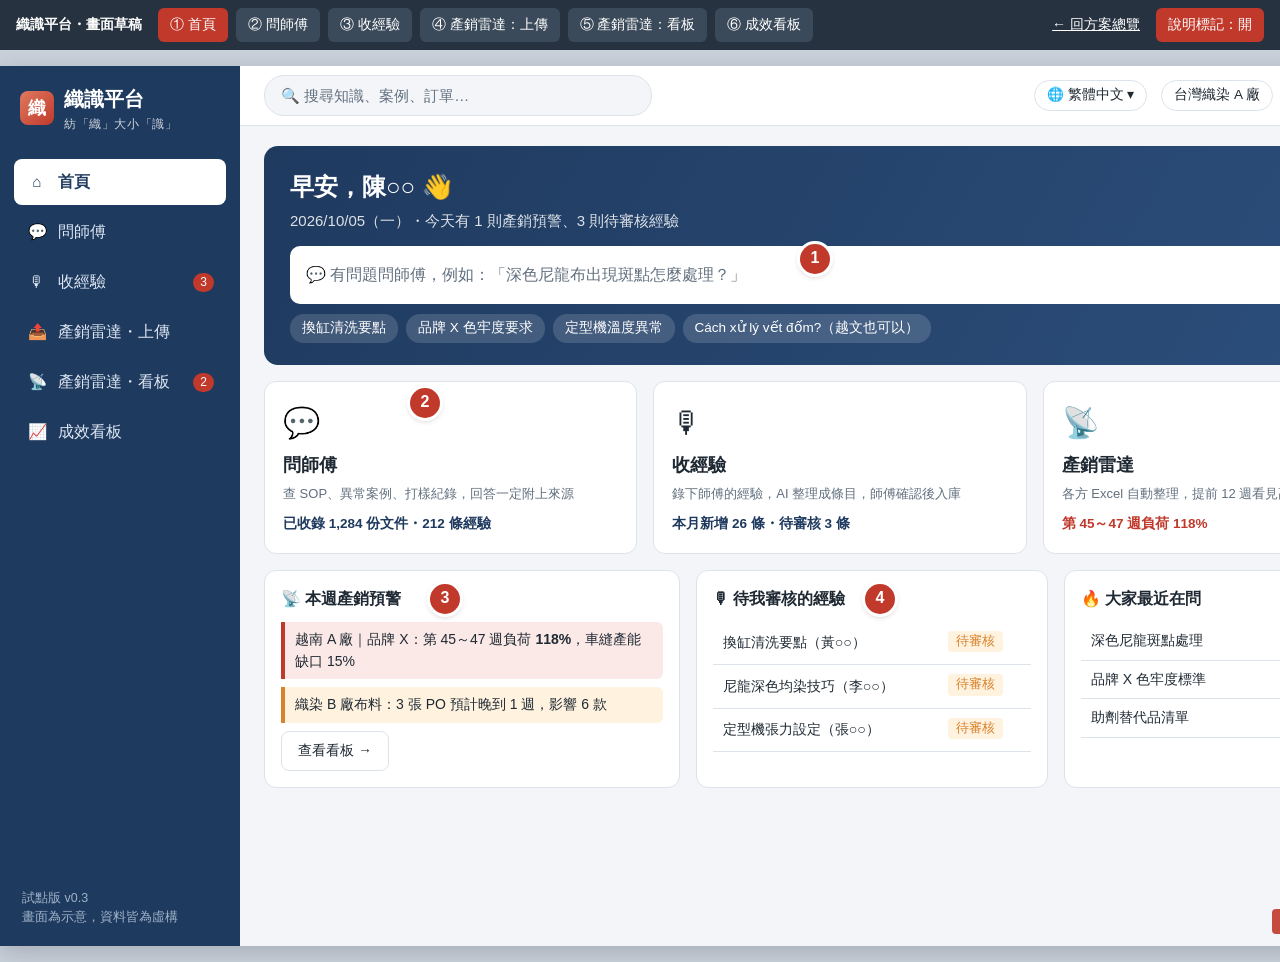
<file: option_a.html>
<!doctype html>
<html lang="zh-Hant">
<head>
<meta charset="utf-8">
<meta name="viewport" content="width=device-width, initial-scale=1">
<title>織識平台 畫面草稿</title>
<style>
:root{
  --navy:#1F3A5F; --navy-2:#2C4F7C; --navy-soft:#E8EEF6;
  --red:#C0392B; --red-soft:#FBE9E7; --amber:#D9822B; --amber-soft:#FFF3E0;
  --green:#2E7D32; --green-soft:#E8F5E9;
  --bg:#F3F5F8; --card:#FFFFFF; --line:#DDE3EA; --text:#1F2933; --muted:#62707F;
}
*{box-sizing:border-box}
html,body{margin:0}
body{background:#C9D1DB;font-family:"Microsoft JhengHei","PingFang TC","Noto Sans TC",sans-serif;color:var(--text);font-size:15px;line-height:1.55}
.toolbar{position:sticky;top:0;z-index:50;background:#26323F;color:#fff;display:flex;gap:8px;align-items:center;padding:8px 16px;font-size:14px;flex-wrap:wrap}
.toolbar b{margin-right:8px}
.toolbar button{background:#3B4A5A;color:#fff;border:0;border-radius:6px;padding:6px 12px;font:inherit;cursor:pointer}
.toolbar button.on{background:var(--red)}
.toolbar .sp{flex:1}
body.shot .toolbar{display:none}

.app{width:1440px;height:880px;margin:16px auto;background:var(--bg);display:grid;grid-template-columns:240px 1fr;grid-template-rows:60px 1fr;box-shadow:0 6px 24px rgba(0,0,0,.18);position:relative;overflow:hidden}
body.shot .app{margin:0;box-shadow:none}
.side{grid-row:1/3;background:var(--navy);color:#DCE6F2;padding:18px 14px;display:flex;flex-direction:column;gap:4px}
.logo{display:flex;align-items:center;gap:10px;color:#fff;font-weight:700;font-size:20px;margin:0 6px 22px}
.logo i{width:34px;height:34px;border-radius:8px;background:linear-gradient(135deg,#E07A5F,#C0392B);display:grid;place-items:center;font-style:normal;font-size:18px}
.nav{display:flex;align-items:center;gap:10px;padding:11px 12px;border-radius:8px;cursor:pointer;font-size:15.5px}
.nav:hover{background:rgba(255,255,255,.08)}
.nav.on{background:#fff;color:var(--navy);font-weight:700}
.nav .ic{width:22px;text-align:center}
.nav .cnt{margin-left:auto;background:var(--red);color:#fff;border-radius:10px;font-size:12px;padding:0 7px}
.side .foot{margin-top:auto;font-size:12.5px;color:#9FB2C8;padding:0 8px}
.top{background:#fff;border-bottom:1px solid var(--line);display:flex;align-items:center;gap:14px;padding:0 24px}
.top .search{flex:1;max-width:560px;background:var(--bg);border:1px solid var(--line);border-radius:20px;padding:8px 16px;color:var(--muted)}
.top .sp{flex:1}
.pill{border:1px solid var(--line);border-radius:16px;padding:4px 12px;font-size:13.5px;background:#fff}
.user{display:flex;align-items:center;gap:8px;font-size:14px}
.avatar{width:34px;height:34px;border-radius:50%;background:#7A9CC6;color:#fff;display:grid;place-items:center;font-weight:700}
.demo-tag{position:absolute;right:16px;bottom:12px;background:rgba(192,57,43,.9);color:#fff;font-size:12px;padding:3px 10px;border-radius:4px;z-index:5}

.main{padding:20px 24px;overflow:hidden;position:relative}
.screen{display:none;height:100%}
.screen.on{display:block}
h1{font-size:22px;margin:0 0 4px}
.sub{color:var(--muted);font-size:14px;margin-bottom:14px}
.card{background:var(--card);border:1px solid var(--line);border-radius:12px;padding:16px}
.card h3{margin:0 0 10px;font-size:16px;display:flex;align-items:center;gap:8px}
.muted{color:var(--muted)}
.small{font-size:13px}
.btn{display:inline-block;border-radius:8px;padding:8px 16px;font-size:14px;border:1px solid var(--line);background:#fff;cursor:pointer}
.btn.pri{background:var(--navy);border-color:var(--navy);color:#fff}
.btn.red{background:var(--red);border-color:var(--red);color:#fff}
.tag{display:inline-block;border-radius:4px;padding:1px 8px;font-size:12.5px;background:var(--navy-soft);color:var(--navy);margin:0 4px 4px 0}
.tag.red{background:var(--red-soft);color:var(--red)} .tag.amber{background:var(--amber-soft);color:var(--amber)} .tag.green{background:var(--green-soft);color:var(--green)}
.row{display:flex;gap:16px}
table{border-collapse:collapse;width:100%;font-size:14px}
th,td{border-bottom:1px solid var(--line);padding:8px 10px;text-align:left}
th{background:#F7F9FB;color:var(--muted);font-weight:600}

/* annotations */
.anno{position:absolute;z-index:20;width:30px;height:30px;border-radius:50%;background:var(--red);color:#fff;font-weight:700;display:grid;place-items:center;font-size:16px;box-shadow:0 0 0 3px #fff,0 2px 6px rgba(0,0,0,.3)}
body.noanno .anno{display:none}

/* home */
.hero{background:linear-gradient(120deg,var(--navy),var(--navy-2));color:#fff;border-radius:14px;padding:22px 26px}
.hero h1{color:#fff;font-size:24px}
.askbox{margin-top:14px;background:#fff;border-radius:10px;padding:12px 16px;color:var(--muted);display:flex;align-items:center;gap:10px;font-size:16px}
.askbox .go{margin-left:auto;background:var(--red);color:#fff;border-radius:8px;padding:6px 16px;font-size:14px}
.chips{margin-top:10px;display:flex;gap:8px;flex-wrap:wrap}
.chips span{background:rgba(255,255,255,.15);border-radius:14px;padding:4px 12px;font-size:13.5px}
.mods{display:grid;grid-template-columns:repeat(3,1fr);gap:16px;margin-top:16px}
.mod{background:#fff;border:1px solid var(--line);border-radius:12px;padding:18px;cursor:pointer}
.mod .ic{font-size:30px}
.mod h3{margin:6px 0 4px;font-size:18px}
.mod .num{font-size:13.5px;margin-top:10px;color:var(--navy);font-weight:700}

/* chat */
.chat-grid{display:grid;grid-template-columns:230px 1fr 330px;gap:16px;height:100%}
.hist .item{padding:9px 10px;border-radius:8px;font-size:14px;margin-bottom:4px}
.hist .item.on{background:var(--navy-soft);color:var(--navy);font-weight:700}
.filter{font-size:13.5px;margin-bottom:10px}
.filter label{display:block;color:var(--muted);font-size:12.5px;margin-top:8px}
.filter .sel{border:1px solid var(--line);border-radius:6px;padding:5px 9px;background:#fff}
.chat{display:flex;flex-direction:column;gap:12px;overflow:hidden}
.msg-q{align-self:flex-end;background:var(--navy);color:#fff;border-radius:14px 14px 2px 14px;padding:10px 14px;max-width:80%}
.msg-a{background:#fff;border:1px solid var(--line);border-radius:2px 14px 14px 14px;padding:14px 16px;font-size:14.5px}
.msg-a h4{margin:8px 0 4px;font-size:14.5px;color:var(--navy)}
.msg-a ol,.msg-a ul{margin:0;padding-left:20px}
.src{display:flex;gap:8px;flex-wrap:wrap;margin-top:10px}
.src span{border:1px solid #B8C7DA;background:var(--navy-soft);color:var(--navy);border-radius:6px;padding:3px 9px;font-size:13px}
.fb{display:flex;gap:8px;align-items:center;margin-top:10px;font-size:13.5px}
.fb .btn{padding:4px 12px;font-size:13px}
.inputbar{margin-top:auto;background:#fff;border:1px solid var(--line);border-radius:10px;padding:10px 14px;color:var(--muted);display:flex;gap:10px;align-items:center}
.inputbar .go{margin-left:auto;background:var(--navy);color:#fff;border-radius:8px;padding:5px 14px}
.notfound{background:var(--amber-soft);border:1px solid #F0C08A;border-radius:2px 14px 14px 14px;padding:12px 16px;font-size:14px}
.doc-prev{font-size:13.5px}
.doc-prev .hl{background:#FFF2A8}
.doc-prev .meta{font-size:12.5px;color:var(--muted);border-bottom:1px solid var(--line);padding-bottom:8px;margin-bottom:8px}

/* capture */
.steps{display:flex;gap:0;margin-bottom:14px}
.step{flex:1;text-align:center;font-size:14px;color:var(--muted);position:relative;padding-top:34px}
.step::before{content:attr(data-n);position:absolute;top:0;left:50%;transform:translateX(-50%);width:28px;height:28px;border-radius:50%;background:#C9D3DE;color:#fff;display:grid;place-items:center;font-weight:700;z-index:2}
.step::after{content:"";position:absolute;top:13px;left:-50%;width:100%;height:3px;background:#C9D3DE;z-index:1}
.step:first-child::after{display:none}
.step.done::before,.step.done::after{background:var(--green)}
.step.now::before{background:var(--red)} .step.now::after{background:var(--green)}
.step.now{color:var(--red);font-weight:700}
.cap-grid{display:grid;grid-template-columns:1fr 1.25fr;gap:16px}
.audio{display:flex;align-items:center;gap:10px;background:var(--bg);border-radius:8px;padding:8px 12px;margin:10px 0}
.audio .bar{flex:1;height:6px;border-radius:3px;background:linear-gradient(90deg,var(--navy) 38%,#C9D3DE 38%)}
.ts{font-size:14px;max-height:380px;overflow:hidden}
.ts p{margin:0 0 8px}
.ts .t{color:var(--navy);font-weight:700;font-size:12.5px;margin-right:6px}
.ts .hl{background:#FFF2A8}
.field{margin-bottom:9px}
.field label{display:block;font-size:12.5px;color:var(--muted);margin-bottom:2px}
.field .box{border:1px solid var(--line);border-radius:6px;padding:6px 10px;font-size:14px;background:#FCFDFE}
.field .box ol{margin:0;padding-left:20px}
.link-ts{font-size:12px;color:var(--navy);margin-left:6px}

/* radar */
.files{display:grid;grid-template-columns:repeat(4,1fr);gap:12px;margin-bottom:14px}
.file{background:#fff;border:1px solid var(--line);border-radius:10px;padding:12px;font-size:13.5px}
.file .nm{font-weight:700;font-size:14px;word-break:break-all}
.file.sel{border:2px solid var(--navy)}
.drop{border:2px dashed #AAB7C6;border-radius:10px;display:grid;place-items:center;color:var(--muted);font-size:14px;text-align:center;padding:12px}
.conf{display:inline-block;width:70px;height:8px;border-radius:4px;background:#E3E8EE;vertical-align:middle;margin-right:6px;position:relative;overflow:hidden}
.conf i{position:absolute;left:0;top:0;bottom:0;background:var(--green)}
.conf.low i{background:var(--amber)}
.selbox{border:1px solid var(--line);border-radius:6px;padding:3px 9px;background:#fff;display:inline-block;min-width:120px}
.selbox.warn{border-color:var(--amber);background:var(--amber-soft)}
.kpis{display:grid;grid-template-columns:repeat(4,1fr);gap:12px;margin-bottom:14px}
.kpi{background:#fff;border:1px solid var(--line);border-radius:10px;padding:12px 16px}
.kpi .v{font-size:26px;font-weight:700;color:var(--navy)}
.kpi .v.red{color:var(--red)}
.kpi .l{font-size:13px;color:var(--muted)}
.heat{display:grid;grid-template-columns:120px repeat(12,1fr);gap:3px;font-size:12.5px}
.heat div{padding:6px 2px;text-align:center;border-radius:3px}
.heat .h{background:none;color:var(--muted);font-weight:600}
.heat .rh{text-align:left;padding-left:4px;font-weight:600;background:none}
.c-g{background:#CDE8CF}.c-y{background:#FCE3B4}.c-r{background:#F4B4AA;color:#7A1F14;font-weight:700}.c-l{background:#DCE6F2}
.legend{font-size:12.5px;color:var(--muted);margin-top:8px;display:flex;gap:14px}
.legend i{display:inline-block;width:12px;height:12px;border-radius:2px;margin-right:4px;vertical-align:-1px}
.alert-sum{font-size:14px}
.alert-sum .it{border-left:4px solid var(--red);background:var(--red-soft);padding:7px 10px;margin-bottom:8px;border-radius:0 6px 6px 0}
.alert-sum .it.am{border-color:var(--amber);background:var(--amber-soft)}
.todo{font-size:13.5px}
.todo div{display:flex;gap:8px;align-items:flex-start;padding:5px 0;border-bottom:1px dashed var(--line)}
.todo .ck{width:16px;height:16px;border:2px solid #9AA5B1;border-radius:3px;flex:none;margin-top:3px}

/* kpi screen */
.kgrid{display:grid;grid-template-columns:repeat(6,1fr);gap:12px;margin-bottom:16px}
.kc{background:#fff;border:1px solid var(--line);border-radius:10px;padding:12px 14px}
.kc .v{font-size:28px;font-weight:700;color:var(--navy)}
.kc .l{font-size:13px;color:var(--muted)}
.kc .t{font-size:12.5px;margin-top:4px}
.ok{color:var(--green);font-weight:700}
</style>
</head>
<body>
<div class="toolbar">
  <b>織識平台・畫面草稿</b>
  <button data-go="home">① 首頁</button>
  <button data-go="ask">② 問師傅</button>
  <button data-go="capture">③ 收經驗</button>
  <button data-go="upload">④ 產銷雷達：上傳</button>
  <button data-go="radar">⑤ 產銷雷達：看板</button>
  <button data-go="kpi">⑥ 成效看板</button>
  <span class="sp"></span><a href="index.html" style="color:#fff;margin-right:8px">← 回方案總覽</a>
  <button id="annoBtn" class="on">說明標記：開</button>
</div>

<div class="app">
  <aside class="side">
    <div class="logo"><i>織</i><span>織識平台<small style="display:block;font-size:12px;font-weight:400;opacity:.8;letter-spacing:.05em">紡「織」大小「識」</small></span></div>
    <div class="nav" data-go="home"><span class="ic">⌂</span>首頁</div>
    <div class="nav" data-go="ask"><span class="ic">💬</span>問師傅</div>
    <div class="nav" data-go="capture"><span class="ic">🎙</span>收經驗<span class="cnt">3</span></div>
    <div class="nav" data-go="upload"><span class="ic">📤</span>產銷雷達・上傳</div>
    <div class="nav" data-go="radar"><span class="ic">📡</span>產銷雷達・看板<span class="cnt">2</span></div>
    <div class="nav" data-go="kpi"><span class="ic">📈</span>成效看板</div>
    <div class="foot">試點版 v0.3<br>畫面為示意，資料皆為虛構</div>
  </aside>
  <header class="top">
    <div class="search">🔍 搜尋知識、案例、訂單…</div>
    <span class="sp"></span>
    <span class="pill">🌐 繁體中文 ▾</span>
    <span class="pill">台灣織染 A 廠</span>
    <div class="user"><div class="avatar">陳</div>陳○○・技術課</div>
  </header>

  <main class="main">
  <!-- ============ HOME ============ -->
  <section class="screen" id="s-home">
    <div class="hero">
      <h1>早安，陳○○ 👋</h1>
      <div style="opacity:.85">2026/10/05（一）・今天有 1 則產銷預警、3 則待審核經驗</div>
      <div class="askbox">💬 有問題問師傅，例如：「深色尼龍布出現斑點怎麼處理？」<span class="go">提問</span></div>
      <div class="chips"><span>換缸清洗要點</span><span>品牌 X 色牢度要求</span><span>定型機溫度異常</span><span>Cách xử lý vết đốm?（越文也可以）</span></div>
    </div>
    <div class="mods">
      <div class="mod" data-go="ask"><div class="ic">💬</div><h3>問師傅</h3><div class="muted small">查 SOP、異常案例、打樣紀錄，回答一定附上來源</div><div class="num">已收錄 1,284 份文件・212 條經驗</div></div>
      <div class="mod" data-go="capture"><div class="ic">🎙</div><h3>收經驗</h3><div class="muted small">錄下師傅的經驗，AI 整理成條目，師傅確認後入庫</div><div class="num">本月新增 26 條・待審核 3 條</div></div>
      <div class="mod" data-go="radar"><div class="ic">📡</div><h3>產銷雷達</h3><div class="muted small">各方 Excel 自動整理，提前 12 週看見高低峰</div><div class="num" style="color:var(--red)">第 45～47 週負荷 118%</div></div>
    </div>
    <div class="row" style="margin-top:16px">
      <div class="card" style="flex:1.2">
        <h3>📡 本週產銷預警</h3>
        <div class="alert-sum">
          <div class="it">越南 A 廠｜品牌 X：第 45～47 週負荷 <b>118%</b>，車縫產能缺口 15%</div>
          <div class="it am">織染 B 廠布料：3 張 PO 預計晚到 1 週，影響 6 款</div>
        </div>
        <span class="btn" data-go="radar">查看看板 →</span>
      </div>
      <div class="card" style="flex:1">
        <h3>🎙 待我審核的經驗</h3>
        <table><tr><td>換缸清洗要點（黃○○）</td><td><span class="tag amber">待審核</span></td></tr>
        <tr><td>尼龍深色均染技巧（李○○）</td><td><span class="tag amber">待審核</span></td></tr>
        <tr><td>定型機張力設定（張○○）</td><td><span class="tag amber">待審核</span></td></tr></table>
      </div>
      <div class="card" style="flex:1">
        <h3>🔥 大家最近在問</h3>
        <table><tr><td>深色尼龍斑點處理</td><td class="muted small">42 次</td></tr>
        <tr><td>品牌 X 色牢度標準</td><td class="muted small">31 次</td></tr>
        <tr><td>助劑替代品清單</td><td class="muted small">18 次</td></tr></table>
      </div>
    </div>
    <div class="anno" style="left:560px;top:118px">1</div>
    <div class="anno" style="left:170px;top:262px">2</div>
    <div class="anno" style="left:190px;top:458px">3</div>
    <div class="anno" style="left:625px;top:458px">4</div>
  </section>

  <!-- ============ ASK ============ -->
  <section class="screen" id="s-ask">
    <div class="chat-grid">
      <div class="card hist">
        <div class="filter">
          <b>查詢範圍</b>
          <label>事業</label><span class="sel">織布染整 ▾</span>
          <label>廠區</label><span class="sel">台灣 A 廠 ▾</span>
          <label>回答語言</label><span class="sel">繁體中文 ▾</span>
        </div>
        <b style="font-size:14px">我的提問紀錄</b>
        <div class="item on">深色尼龍布斑點處理</div>
        <div class="item">品牌 Y 防潑水要求</div>
        <div class="item">定型機溫度異常</div>
        <div class="item">換缸清洗步驟</div>
        <div class="item">PU 塗佈剝離強度</div>
      </div>
      <div class="chat">
        <div class="msg-q">深色尼龍布染色後出現斑點，過去怎麼處理？</div>
        <div class="msg-a">
          找到 <b>3 件相似案例</b>，整理如下：
          <h4>可能原因</h4>
          <ol><li>前處理不完全，油劑或漿料殘留</li><li>染料溶解不完全或凝聚</li><li>升溫過快，造成上染不均</li></ol>
          <h4>處置步驟</h4>
          <ol><li>先取樣確認斑點位置：布面普遍 → 查前處理；局部 → 查染料溶解</li><li>重新精練後回修，並加強溶解與過濾</li><li>調整升溫曲線（案例 #2025-032 降為每分鐘 1℃ 後改善）</li></ol>
          <h4>注意事項</h4>
          <ul><li>品牌 X 的深色款，回修前需先通知業務確認</li></ul>
          <div class="src"><span>📄 異常報告 #2024-117</span><span>📄 異常報告 #2025-032</span><span>📘 染色 SOP 第 4.2 節（2025/06 更新）</span></div>
          <div class="fb"><span class="muted">對應負責人：染色課 李○○</span><span style="flex:1"></span><span class="btn">👍 有用</span><span class="btn">👎 不準</span><span class="btn">轉問專家</span></div>
        </div>
        <div class="msg-q">品牌 Y 今年新款的防潑水等級要求是多少？</div>
        <div class="notfound">⚠️ <b>知識庫中找不到可靠資料</b>，不提供推測答案。<br>建議詢問：業務二課 林○○（品牌 Y 窗口）。此問題已記錄為「知識缺口」，會通知知識管理員補充。</div>
        <div class="inputbar">輸入問題，可用中文、English、Tiếng Việt…<span class="go">送出</span></div>
      </div>
      <div class="card doc-prev">
        <h3>📄 來源預覽</h3>
        <div class="meta">異常報告 #2025-032｜染色課｜2025/03/14<br>產品：尼龍 70D 平織，深藍色</div>
        <p><b>現象：</b>染色後布面出現深色小點，約每米 5～8 點。</p>
        <p><b>原因分析：</b>升溫段每分鐘 2.5℃，<span class="hl">染料在 60～80℃ 區間快速上染，造成局部凝聚</span>。</p>
        <p><b>對策：</b><span class="hl">升溫改為每分鐘 1℃</span>，並在 70℃ 保溫 10 分鐘；回修 2 缸後合格。</p>
        <p class="muted small">審核人：李○○｜被引用 18 次</p>
        <span class="btn">開啟完整文件</span>
      </div>
    </div>
    <div class="anno" style="left:120px;top:4px">1</div>
    <div class="anno" style="left:262px;top:46px">2</div>
    <div class="anno" style="left:262px;top:368px">3</div>
    <div class="anno" style="left:780px;top:432px">4</div>
    <div class="anno" style="left:262px;top:520px">5</div>
    <div class="anno" style="left:1068px;top:4px">6</div>
  </section>

  <!-- ============ CAPTURE ============ -->
  <section class="screen" id="s-capture">
    <h1>收經驗：換缸清洗要點</h1>
    <div class="sub">受訪：黃○○（染色課資深技師，年資 32 年）｜訪談：知識管理員 吳○○｜2026/10/02</div>
    <div class="steps">
      <div class="step done" data-n="✓">錄音上傳</div><div class="step done" data-n="✓">自動轉文字</div><div class="step done" data-n="✓">AI 整理條目</div><div class="step now" data-n="4">師傅審核</div><div class="step" data-n="5">入庫可查詢</div>
    </div>
    <div class="cap-grid">
      <div class="card">
        <h3>🎙 訪談逐字稿</h3>
        <div class="audio">▶<div class="bar"></div><span class="small muted">10:52 / 28:41</span></div>
        <div class="ts">
          <p><span class="t">03:12</span>換缸最怕的就是前一缸是深色，下一缸是淺色，那個殘留一點點就整缸報廢。</p>
          <p><span class="t">05:40</span><span class="hl">我們的做法是深轉淺一定要跑兩次清缸，第一次用鹼劑加溫到 90 度跑 20 分鐘</span>，第二次清水。</p>
          <p><span class="t">08:05</span>新人常常忘記看過濾網，那邊藏最多，<span class="hl">每次清缸都要拆過濾網沖</span>。</p>
          <p><span class="t">10:52</span>還有一個，品牌 X 的白色款，我們都會先跑一缸試布，<span class="hl">白度合格才放大貨</span>。</p>
          <p><span class="t">14:30</span>如果趕交期想省一次清缸，你就要算，報廢一缸的錢比多花 40 分鐘多太多了。</p>
        </div>
      </div>
      <div class="card">
        <h3>🤖 AI 整理的經驗條目 <span class="tag amber">待師傅確認</span></h3>
        <div class="field"><label>適用情境</label><div class="box">染色機由深色轉淺色（尤其轉白色）時的清缸作業</div></div>
        <div class="field"><label>常見問題</label><div class="box">前缸染料殘留，造成淺色整缸污染報廢</div></div>
        <div class="field"><label>做法</label><div class="box"><ol><li>深轉淺跑兩次清缸：第一次鹼劑 90℃ × 20 分鐘，第二次清水<span class="link-ts">▶05:40</span></li><li>每次清缸都要拆過濾網沖洗<span class="link-ts">▶08:05</span></li><li>品牌 X 白色款先跑試布，白度合格才放大貨<span class="link-ts">▶10:52</span></li></ol></div></div>
        <div class="field"><label>注意事項</label><div class="box">不可為趕交期省略清缸，報廢一缸的損失遠大於多 40 分鐘工時<span class="link-ts">▶14:30</span></div></div>
        <div class="field"><label>標籤</label><div class="box"><span class="tag">織布染整</span><span class="tag">台灣 A 廠</span><span class="tag">清缸</span><span class="tag">深轉淺</span><span class="tag">品牌 X</span></div></div>
        <div style="display:flex;gap:8px;align-items:center;margin-top:6px">
          <span class="btn red">✓ 確認入庫</span><span class="btn">✎ 修改</span><span class="btn">↩ 退回重整</span>
          <span class="small muted" style="margin-left:auto">未經師傅確認，不會被「問師傅」引用</span>
        </div>
      </div>
    </div>
    <div class="anno" style="left:690px;top:66px">1</div>
    <div class="anno" style="left:350px;top:226px">2</div>
    <div class="anno" style="left:1060px;top:390px">3</div>
    <div class="anno" style="left:868px;top:598px">4</div>
  </section>

  <!-- ============ UPLOAD ============ -->
  <section class="screen" id="s-upload">
    <h1>產銷雷達：本週資料上傳</h1>
    <div class="sub">第 41 週｜越南 A 廠 × 品牌 X｜沿用原本的 Excel，不需要改格式</div>
    <div class="files">
      <div class="file"><div class="nm">📗 品牌X_FCST_W41.xlsx</div><div class="muted small">品牌預估・312 筆</div><span class="tag green">✓ 已自動對應</span></div>
      <div class="file"><div class="nm">📗 訂單明細_VN-A.xlsx</div><div class="muted small">已下訂單・148 筆</div><span class="tag green">✓ 已自動對應</span></div>
      <div class="file sel"><div class="nm">📗 布料交期_織染B廠.xlsx</div><div class="muted small">布料到料預估・64 筆</div><span class="tag amber">⚠ 1 欄待確認</span></div>
      <div class="drop">⬆ 拖曳 Excel 到這裡<br><span class="small">產能表、輔料交期…</span></div>
    </div>
    <div class="row">
      <div class="card" style="flex:1.6">
        <h3>欄位對應：布料交期_織染B廠.xlsx</h3>
        <table>
          <tr><th>檔案裡的欄位</th><th>範例內容</th><th>對應到平台欄位</th><th>AI 把握度</th></tr>
          <tr><td>PO#</td><td>FB-24117</td><td><span class="selbox">採購單號 ▾</span></td><td><span class="conf"><i style="width:98%"></i></span>98%</td></tr>
          <tr><td>Style</td><td>XJ-2210</td><td><span class="selbox">款號 ▾</span></td><td><span class="conf"><i style="width:97%"></i></span>97%</td></tr>
          <tr><td>Col.</td><td>NAVY 410</td><td><span class="selbox">顏色 ▾</span></td><td><span class="conf"><i style="width:93%"></i></span>93%</td></tr>
          <tr><td>Yds</td><td>3,200</td><td><span class="selbox">數量（碼）▾</span></td><td><span class="conf"><i style="width:95%"></i></span>95%</td></tr>
          <tr><td>ETA Wk</td><td>W44</td><td><span class="selbox warn">到料週 ／ 出貨週？▾</span></td><td><span class="conf low"><i style="width:61%"></i></span>61%</td></tr>
          <tr><td>Remark</td><td>重染一缸</td><td><span class="selbox">備註（不參與計算）▾</span></td><td><span class="conf"><i style="width:90%"></i></span>90%</td></tr>
        </table>
        <div style="display:flex;gap:8px;margin-top:12px;align-items:center"><span class="btn pri">✓ 確認，並記住這個檔案格式</span><span class="small muted">下週同格式檔案會自動對應</span></div>
      </div>
      <div class="card" style="flex:1">
        <h3>🔎 資料檢查</h3>
        <div class="alert-sum">
          <div class="it am">3 筆數量為 0，請確認是否取消</div>
          <div class="it am">2 筆到料週早於下單週</div>
          <div class="it">款號 XJ-2215 在訂單中找不到對應 FCST</div>
        </div>
        <div class="small muted" style="margin-top:6px">問題筆數可下載成 Excel，交給來源單位修正</div>
        <div style="margin-top:14px"><span class="btn">⬇ 下載問題清單</span></div>
      </div>
    </div>
    <div class="anno" style="left:30px;top:84px">1</div>
    <div class="anno" style="left:1010px;top:84px">2</div>
    <div class="anno" style="left:470px;top:452px">3</div>
    <div class="anno" style="left:80px;top:560px">4</div>
    <div class="anno" style="left:1110px;top:258px">5</div>
  </section>

  <!-- ============ RADAR ============ -->
  <section class="screen" id="s-radar">
    <h1>產銷雷達：未來 12 週看板</h1>
    <div class="sub">越南 A 廠 × 品牌 X｜資料更新：2026/10/05 08:00（每週一自動更新）</div>
    <div class="kpis">
      <div class="kpi"><div class="v red">3 週</div><div class="l">負荷超過 100% 的週數</div></div>
      <div class="kpi"><div class="v">2 週</div><div class="l">負荷低於 75% 的低峰週</div></div>
      <div class="kpi"><div class="v red">5 張</div><div class="l">布料、輔料可能晚到的 PO</div></div>
      <div class="kpi"><div class="v">4 款</div><div class="l">PP 樣尚未完成</div></div>
    </div>
    <div class="row">
      <div class="card" style="flex:1.7">
        <h3>12 週負荷熱度圖</h3>
        <div class="heat">
          <div class="h"></div><div class="h">W42</div><div class="h">W43</div><div class="h">W44</div><div class="h">W45</div><div class="h">W46</div><div class="h">W47</div><div class="h">W48</div><div class="h">W49</div><div class="h">W50</div><div class="h">W51</div><div class="h">W52</div><div class="h">W53</div>
          <div class="rh">整體負荷</div><div class="c-g">88%</div><div class="c-g">92%</div><div class="c-y">99%</div><div class="c-r">112%</div><div class="c-r">118%</div><div class="c-r">109%</div><div class="c-y">97%</div><div class="c-g">85%</div><div class="c-l">72%</div><div class="c-l">68%</div><div class="c-g">80%</div><div class="c-g">84%</div>
          <div class="rh">Sewing 車縫</div><div class="c-g">86%</div><div class="c-g">90%</div><div class="c-y">101%</div><div class="c-r">115%</div><div class="c-r">121%</div><div class="c-r">111%</div><div class="c-y">98%</div><div class="c-g">84%</div><div class="c-l">70%</div><div class="c-l">66%</div><div class="c-g">79%</div><div class="c-g">83%</div>
          <div class="rh">Fabric 布料</div><div class="c-g">OK</div><div class="c-g">OK</div><div class="c-y">1 PO</div><div class="c-r">3 PO</div><div class="c-y">1 PO</div><div class="c-g">OK</div><div class="c-g">OK</div><div class="c-g">OK</div><div class="c-g">OK</div><div class="c-g">OK</div><div class="c-g">OK</div><div class="c-g">OK</div>
          <div class="rh">Trims 輔料</div><div class="c-g">OK</div><div class="c-g">OK</div><div class="c-g">OK</div><div class="c-y">2 PO</div><div class="c-g">OK</div><div class="c-g">OK</div><div class="c-g">OK</div><div class="c-g">OK</div><div class="c-g">OK</div><div class="c-g">OK</div><div class="c-g">OK</div><div class="c-g">OK</div>
          <div class="rh">PP Sample</div><div class="c-g">OK</div><div class="c-y">2 款</div><div class="c-y">2 款</div><div class="c-g">OK</div><div class="c-g">OK</div><div class="c-g">OK</div><div class="c-g">OK</div><div class="c-g">OK</div><div class="c-g">OK</div><div class="c-g">OK</div><div class="c-g">OK</div><div class="c-g">OK</div>
        </div>
        <div class="legend"><span><i class="c-r"></i>超過產能／缺料</span><span><i class="c-y"></i>接近滿載／需注意</span><span><i class="c-g"></i>正常</span><span><i class="c-l"></i>低峰（可提前生產）</span></div>
        <h3 style="margin-top:16px">需求工時 vs 產能（千小時）</h3>
        <svg viewBox="0 0 760 170" width="100%" height="170" font-family="Microsoft JhengHei" font-size="12">
          <line x1="40" y1="140" x2="750" y2="140" stroke="#C9D3DE"/>
          <g fill="#7A9CC6">
            <rect x="52" y="52" width="38" height="88"/><rect x="111" y="48" width="38" height="92"/><rect x="170" y="41" width="38" height="99"/>
            <rect x="229" y="28" width="38" height="112" fill="#E07A5F"/><rect x="288" y="22" width="38" height="118" fill="#E07A5F"/><rect x="347" y="31" width="38" height="109" fill="#E07A5F"/>
            <rect x="406" y="43" width="38" height="97"/><rect x="465" y="55" width="38" height="85"/><rect x="524" y="68" width="38" height="72" fill="#B8C7DA"/><rect x="583" y="72" width="38" height="68" fill="#B8C7DA"/><rect x="642" y="60" width="38" height="80"/><rect x="701" y="56" width="38" height="84"/>
          </g>
          <line x1="40" y1="40" x2="750" y2="40" stroke="#C0392B" stroke-width="2" stroke-dasharray="6 4"/>
          <text x="600" y="34" fill="#C0392B">產能上限 100%</text>
          <g fill="#62707F" text-anchor="middle"><text x="71" y="158">W42</text><text x="248" y="158">W45</text><text x="307" y="158">W46</text><text x="366" y="158">W47</text><text x="543" y="158">W50</text><text x="720" y="158">W53</text></g>
        </svg>
      </div>
      <div class="card" style="flex:1">
        <h3>🤖 本週預警摘要</h3>
        <div class="alert-sum">
          <div class="it"><b>第 45～47 週超載</b>（最高 118%）：品牌 X 秋冬補單集中，車縫缺口約 15%。</div>
          <div class="it am"><b>布料風險</b>：織染 B 廠 3 張 PO 預計晚 1 週，影響 6 款（皆在第 45 週上線）。</div>
          <div class="it am"><b>低峰機會</b>：第 50～51 週負荷僅 66～72%。</div>
        </div>
        <h3 style="margin-top:12px">建議討論事項</h3>
        <div class="todo">
          <div><span class="ck"></span>NAVY 410 等 4 個相同顏色小單合併生產（業務・生管）</div>
          <div><span class="ck"></span>2 款基本款提前至第 50 週生產（生管）</div>
          <div><span class="ck"></span>與織染 B 廠確認 3 張 PO 可否分批出貨（採購）</div>
          <div><span class="ck"></span>評估第 46 週外發 1 條線（廠長）</div>
        </div>
        <div class="small muted" style="margin-top:8px">AI 只提供建議，由週會決定是否執行</div>
      </div>
    </div>
    <div class="anno" style="left:30px;top:86px">1</div>
    <div class="anno" style="left:300px;top:200px">2</div>
    <div class="anno" style="left:490px;top:452px">3</div>
    <div class="anno" style="left:1060px;top:200px">4</div>
    <div class="anno" style="left:872px;top:420px">5</div>
  </section>

  <!-- ============ KPI ============ -->
  <section class="screen" id="s-kpi">
    <h1>成效看板（管理層）</h1>
    <div class="sub">試點期間：2026/11 ～ 2027/04｜與第 1 月基準線比較</div>
    <div class="kgrid">
      <div class="kc"><div class="l">標準題庫正確率</div><div class="v">87%</div><div class="t">目標 ≥85% <span class="ok">達標</span></div></div>
      <div class="kc"><div class="l">找到答案所需時間</div><div class="v">-58%</div><div class="t">目標 -50% <span class="ok">達標</span></div></div>
      <div class="kc"><div class="l">試點人員每週使用率</div><div class="v">64%</div><div class="t">目標 ≥60% <span class="ok">達標</span></div></div>
      <div class="kc"><div class="l">已入庫經驗條目</div><div class="v">212</div><div class="t">目標 ≥200 <span class="ok">達標</span></div></div>
      <div class="kc"><div class="l">每週資料彙整工時</div><div class="v">-52%</div><div class="t">目標 -50% <span class="ok">達標</span></div></div>
      <div class="kc"><div class="l">平均預警提前量</div><div class="v">5.2 週</div><div class="t">目標 ≥4 週 <span class="ok">達標</span></div></div>
    </div>
    <div class="row">
      <div class="card" style="flex:1.1">
        <h3>標準題庫正確率（每月重測 100 題）</h3>
        <svg viewBox="0 0 520 220" width="100%" height="220" font-family="Microsoft JhengHei" font-size="12">
          <line x1="40" y1="190" x2="500" y2="190" stroke="#C9D3DE"/>
          <line x1="40" y1="58" x2="500" y2="58" stroke="#2E7D32" stroke-dasharray="6 4"/><text x="44" y="52" fill="#2E7D32">目標 85%</text>
          <polyline points="80,140 180,118 280,91 380,64 470,51" fill="none" stroke="#1F3A5F" stroke-width="3"/>
          <g fill="#1F3A5F"><circle cx="80" cy="140" r="5"/><circle cx="180" cy="118" r="5"/><circle cx="280" cy="91" r="5"/><circle cx="380" cy="64" r="5"/><circle cx="470" cy="51" r="5"/></g>
          <g text-anchor="middle" fill="#1F3A5F" font-weight="700"><text x="80" y="128">68%</text><text x="180" y="106">74%</text><text x="280" y="79">81%</text><text x="380" y="52">85%</text><text x="470" y="40">87%</text></g>
          <g text-anchor="middle" fill="#62707F"><text x="80" y="208">第2月</text><text x="180" y="208">第3月</text><text x="280" y="208">第4月</text><text x="380" y="208">第5月</text><text x="470" y="208">第6月</text></g>
        </svg>
      </div>
      <div class="card" style="flex:1">
        <h3>🕳 知識缺口（問了但查不到）</h3>
        <table><tr><th>問題</th><th>次數</th><th>處理</th></tr>
        <tr><td>品牌 Y 防潑水等級</td><td>14</td><td><span class="tag amber">訪談排定</span></td></tr>
        <tr><td>回收尼龍染色條件</td><td>9</td><td><span class="tag amber">收集中</span></td></tr>
        <tr><td>越南廠鍋爐水質標準</td><td>6</td><td><span class="tag">待指派</span></td></tr>
        <tr><td>新助劑 SDS 文件</td><td>5</td><td><span class="tag green">已補齊</span></td></tr></table>
      </div>
      <div class="card" style="flex:0.9">
        <h3>🏅 傳承貢獻排行</h3>
        <table><tr><th>師傅</th><th>條目</th><th>被查閱</th></tr>
        <tr><td>黃○○</td><td>34</td><td>612</td></tr>
        <tr><td>李○○</td><td>28</td><td>540</td></tr>
        <tr><td>張○○</td><td>21</td><td>377</td></tr>
        <tr><td>吳○○</td><td>17</td><td>254</td></tr></table>
      </div>
    </div>
    <div class="anno" style="left:178px;top:84px">1</div>
    <div class="anno" style="left:310px;top:237px">2</div>
    <div class="anno" style="left:680px;top:237px">3</div>
    <div class="anno" style="left:1000px;top:237px">4</div>
  </section>
  </main>
  <div class="demo-tag">示意畫面・資料皆為虛構</div>
</div>

<script>
const screens=['home','ask','capture','upload','radar','kpi'];
function go(id){
  if(!screens.includes(id)) id='home';
  document.querySelectorAll('.screen').forEach(s=>s.classList.toggle('on',s.id==='s-'+id));
  document.querySelectorAll('.nav').forEach(n=>n.classList.toggle('on',n.dataset.go===id));
  document.querySelectorAll('.toolbar [data-go]').forEach(n=>n.classList.toggle('on',n.dataset.go===id));
  if(location.hash!=='#'+id) history.replaceState(null,'','#'+id);
}
document.addEventListener('click',e=>{const t=e.target.closest('[data-go]');if(t)go(t.dataset.go);});
document.getElementById('annoBtn').onclick=function(){
  document.body.classList.toggle('noanno');
  const on=!document.body.classList.contains('noanno');
  this.textContent='說明標記：'+(on?'開':'關');this.classList.toggle('on',on);
};
if(new URLSearchParams(location.search).has('shot')) document.body.classList.add('shot');
go(location.hash.slice(1));
window.addEventListener('hashchange',()=>go(location.hash.slice(1)));
</script>
</body>
</html>
</file>
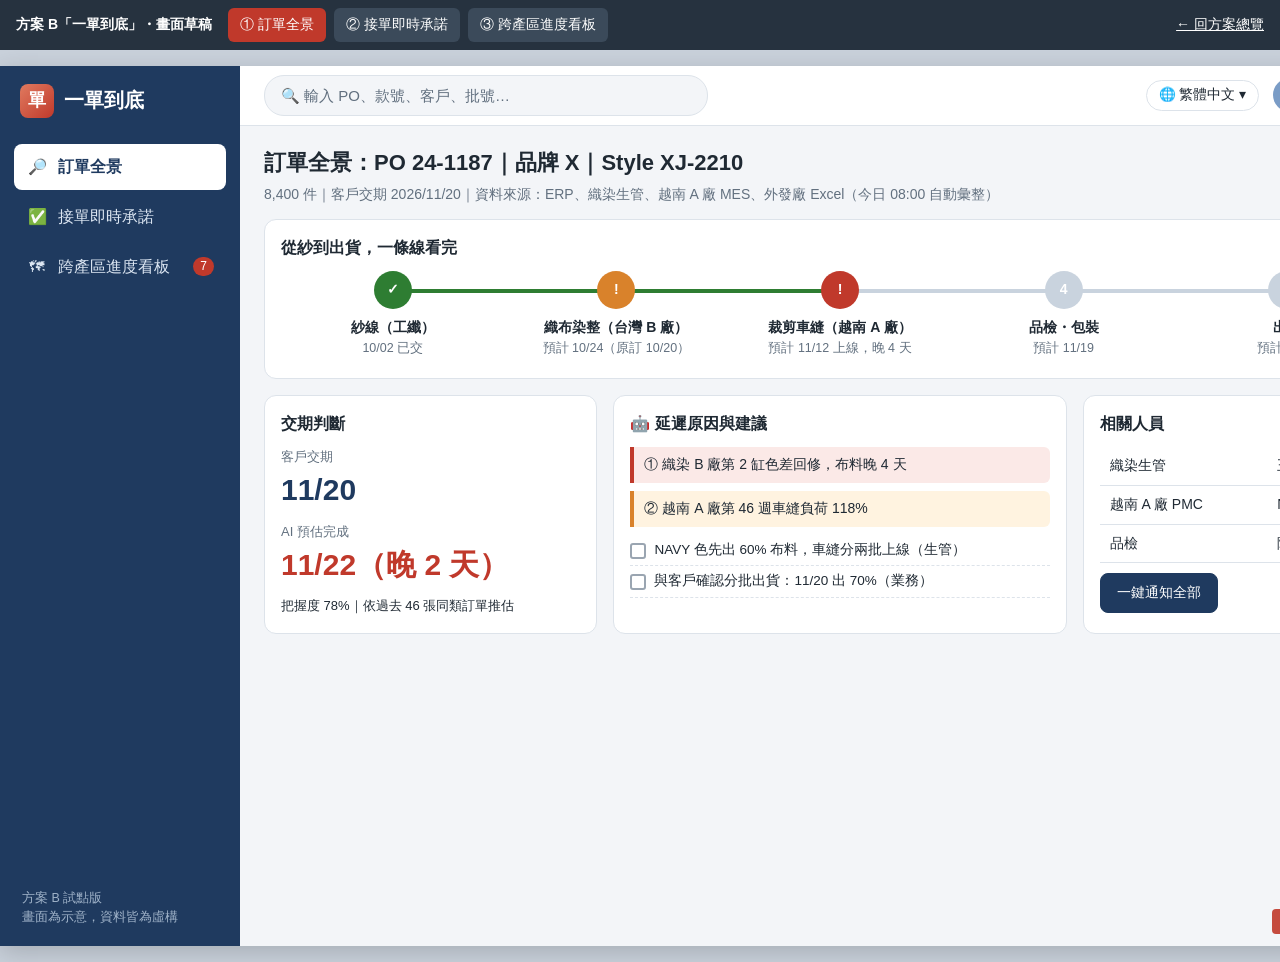
<file: option_b.html>
<!doctype html>
<html lang="zh-Hant">
<head>
<meta charset="utf-8">
<meta name="viewport" content="width=device-width, initial-scale=1">
<title>一單到底 畫面草稿</title>
<link rel="stylesheet" href="mock.css">
<style>
.flow{display:grid;grid-template-columns:repeat(5,1fr);gap:0;margin:8px 0 4px}
.node{text-align:center;position:relative;padding-top:46px;font-size:14px}
.node::before{content:attr(data-i);position:absolute;top:0;left:50%;transform:translateX(-50%);width:38px;height:38px;border-radius:50%;display:grid;place-items:center;color:#fff;font-weight:700;z-index:2;background:var(--green)}
.node::after{content:"";position:absolute;top:18px;left:-50%;width:100%;height:4px;background:var(--green);z-index:1}
.node:first-child::after{display:none}
.node.warn::before{background:var(--amber)} .node.late::before{background:var(--red)} .node.pend::before{background:#C9D3DE}
.node.pend::after{background:#C9D3DE}
.node b{display:block}
.node .d{color:var(--muted);font-size:12.5px}
.big{font-size:30px;font-weight:700;color:var(--navy)}
.big.red{color:var(--red)}
.grid2{display:grid;grid-template-columns:1fr 1fr;gap:16px}
.form-row{display:flex;gap:10px;margin-bottom:10px}
.form-row .f{flex:1}
.form-row label{display:block;font-size:12.5px;color:var(--muted)}
.form-row .box{border:1px solid var(--line);border-radius:6px;padding:7px 10px;background:#fff}
.bar{height:10px;border-radius:5px;background:#E3E8EE;position:relative;overflow:hidden;margin-top:4px}
.bar i{position:absolute;left:0;top:0;bottom:0;background:var(--navy)}
.bar i.r{background:var(--red)} .bar i.a{background:var(--amber)} .bar i.g{background:var(--green)}
</style>
</head>
<body>
<div class="toolbar">
  <b>方案 B「一單到底」・畫面草稿</b>
  <button data-go="order">① 訂單全景</button>
  <button data-go="atp">② 接單即時承諾</button>
  <button data-go="board">③ 跨產區進度看板</button>
  <span class="sp"></span><a href="index.html" style="color:#fff">← 回方案總覽</a>
</div>
<div class="app">
  <aside class="side">
    <div class="logo"><i>單</i>一單到底</div>
    <div class="nav" data-go="order"><span class="ic">🔎</span>訂單全景</div>
    <div class="nav" data-go="atp"><span class="ic">✅</span>接單即時承諾</div>
    <div class="nav" data-go="board"><span class="ic">🗺</span>跨產區進度看板<span class="cnt">7</span></div>
    <div class="foot">方案 B 試點版<br>畫面為示意，資料皆為虛構</div>
  </aside>
  <header class="top">
    <div class="search">🔍 輸入 PO、款號、客戶、批號…</div>
    <span class="sp"></span>
    <span class="pill">🌐 繁體中文 ▾</span>
    <div class="user"><div class="avatar">林</div>林○○・成衣業務</div>
  </header>
  <main class="main">

  <section class="screen" id="s-order">
    <h1>訂單全景：PO 24-1187｜品牌 X｜Style XJ-2210</h1>
    <div class="sub">8,400 件｜客戶交期 2026/11/20｜資料來源：ERP、織染生管、越南 A 廠 MES、外發廠 Excel（今日 08:00 自動彙整）</div>
    <div class="card">
      <h3>從紗到出貨，一條線看完</h3>
      <div class="flow">
        <div class="node" data-i="✓"><b>紗線（工纖）</b><div class="d">10/02 已交</div></div>
        <div class="node warn" data-i="!"><b>織布染整（台灣 B 廠）</b><div class="d">預計 10/24（原訂 10/20）</div></div>
        <div class="node late" data-i="!"><b>裁剪車縫（越南 A 廠）</b><div class="d">預計 11/12 上線，晚 4 天</div></div>
        <div class="node pend" data-i="4"><b>品檢・包裝</b><div class="d">預計 11/19</div></div>
        <div class="node pend" data-i="5"><b>出貨</b><div class="d">預計 11/22</div></div>
      </div>
    </div>
    <div class="row" style="margin-top:16px">
      <div class="card" style="flex:1">
        <h3>交期判斷</h3>
        <div class="muted small">客戶交期</div><div class="big">11/20</div>
        <div class="muted small" style="margin-top:8px">AI 預估完成</div><div class="big red">11/22（晚 2 天）</div>
        <div class="small" style="margin-top:8px">把握度 78%｜依過去 46 張同類訂單推估</div>
      </div>
      <div class="card" style="flex:1.4">
        <h3>🤖 延遲原因與建議</h3>
        <div class="alert-sum">
          <div class="it">① 織染 B 廠第 2 缸色差回修，布料晚 4 天</div>
          <div class="it am">② 越南 A 廠第 46 週車縫負荷 118%</div>
        </div>
        <div class="todo">
          <div><span class="ck"></span>NAVY 色先出 60% 布料，車縫分兩批上線（生管）</div>
          <div><span class="ck"></span>與客戶確認分批出貨：11/20 出 70%（業務）</div>
        </div>
      </div>
      <div class="card" style="flex:1">
        <h3>相關人員</h3>
        <table>
          <tr><td>織染生管</td><td>王○○</td></tr>
          <tr><td>越南 A 廠 PMC</td><td>Nguyen ○○</td></tr>
          <tr><td>品檢</td><td>陳○○</td></tr>
        </table>
        <div style="margin-top:10px"><span class="btn pri">一鍵通知全部</span></div>
      </div>
    </div>
  </section>

  <section class="screen" id="s-atp">
    <h1>接單即時承諾：客戶詢單當下就能回覆</h1>
    <div class="sub">整合各廠即時庫存、在製訂單與產能，業務不必再逐一詢問</div>
    <div class="grid2">
      <div class="card">
        <h3>客戶詢單</h3>
        <div class="form-row"><div class="f"><label>客戶</label><div class="box">汽車材料客戶 M</div></div><div class="f"><label>品項</label><div class="box">工業絲 1680D 高強</div></div></div>
        <div class="form-row"><div class="f"><label>數量</label><div class="box">48 噸</div></div><div class="f"><label>希望交期</label><div class="box">2026/12/15</div></div></div>
        <span class="btn pri">查詢可承諾量</span>
        <h3 style="margin-top:18px">可用庫存（同規格、可挪用批號）</h3>
        <table>
          <tr><th>據點</th><th>批號</th><th>可用量</th><th>庫齡</th></tr>
          <tr><td>台灣廠</td><td>L2609-03</td><td>12 噸</td><td>21 天</td></tr>
          <tr><td>蘇州廠</td><td>S2608-11</td><td>9 噸</td><td>48 天</td></tr>
          <tr><td>台灣廠</td><td>L2610-01</td><td>6 噸（已被訂單保留）</td><td>5 天</td></tr>
        </table>
      </div>
      <div class="card">
        <h3>🤖 建議回覆</h3>
        <div class="big">可承諾：48 噸，12/12 交貨</div>
        <div class="small muted" style="margin:6px 0 12px">庫存 21 噸＋排產 27 噸（第 48～49 週產能空檔）</div>
        <div class="muted small">產能使用（第 47～50 週）</div>
        <div class="small">W47 <div class="bar"><i class="r" style="width:96%"></i></div></div>
        <div class="small">W48 <div class="bar"><i class="g" style="width:71%"></i></div></div>
        <div class="small">W49 <div class="bar"><i class="g" style="width:68%"></i></div></div>
        <div class="small">W50 <div class="bar"><i class="a" style="width:88%"></i></div></div>
        <div class="alert-sum" style="margin-top:12px">
          <div class="it am">⚠ 會與 PO 26-0931 搶第 48 週產能，建議先與業務二課確認</div>
        </div>
        <div style="display:flex;gap:8px;margin-top:10px"><span class="btn red">保留產能 48 小時</span><span class="btn">產出回覆客戶草稿</span></div>
      </div>
    </div>
  </section>

  <section class="screen" id="s-board">
    <h1>跨產區進度看板</h1>
    <div class="sub">台灣・蘇州・越南・印尼・外發廠｜外發廠用原本的 Excel 回報，AI 自動彙整</div>
    <div class="kpis">
      <div class="kpi"><div class="v">312</div><div class="l">在製訂單</div></div>
      <div class="kpi"><div class="v red">7</div><div class="l">預計延遲（＞2 天）</div></div>
      <div class="kpi"><div class="v">94.1%</div><div class="l">本月準交率（OTP）</div></div>
      <div class="kpi"><div class="v">3 家</div><div class="l">外發廠進度未回報</div></div>
    </div>
    <div class="row">
      <div class="card" style="flex:1.5">
        <h3>各產區準交狀況</h3>
        <table>
          <tr><th>產區</th><th>在製</th><th>準交率</th><th></th><th>延遲</th></tr>
          <tr><td>台灣織染</td><td>86</td><td>96%</td><td style="width:35%"><div class="bar"><i class="g" style="width:96%"></i></div></td><td>1</td></tr>
          <tr><td>蘇州</td><td>41</td><td>95%</td><td><div class="bar"><i class="g" style="width:95%"></i></div></td><td>1</td></tr>
          <tr><td>越南成衣</td><td>118</td><td>92%</td><td><div class="bar"><i class="a" style="width:92%"></i></div></td><td>3</td></tr>
          <tr><td>印尼成衣</td><td>52</td><td>94%</td><td><div class="bar"><i class="g" style="width:94%"></i></div></td><td>1</td></tr>
          <tr><td>外發廠（5 家）</td><td>15</td><td>87%</td><td><div class="bar"><i class="r" style="width:87%"></i></div></td><td>1</td></tr>
        </table>
      </div>
      <div class="card" style="flex:1">
        <h3>🔴 需要關注的訂單</h3>
        <div class="alert-sum">
          <div class="it">PO 24-1187｜越南 A 廠｜晚 2 天｜布料回修</div>
          <div class="it">PO 24-1203｜外發 K 廠｜晚 5 天｜印花未完成</div>
          <div class="it am">PO 24-1150｜印尼｜晚 2 天｜輔料到貨晚</div>
        </div>
        <div class="small muted">每天 08:00 自動寄送給業務與生管</div>
      </div>
    </div>
  </section>
  </main>
  <div class="demo-tag">示意畫面・資料皆為虛構</div>
</div>
<script src="mock.js"></script>
</body>
</html>
</file>
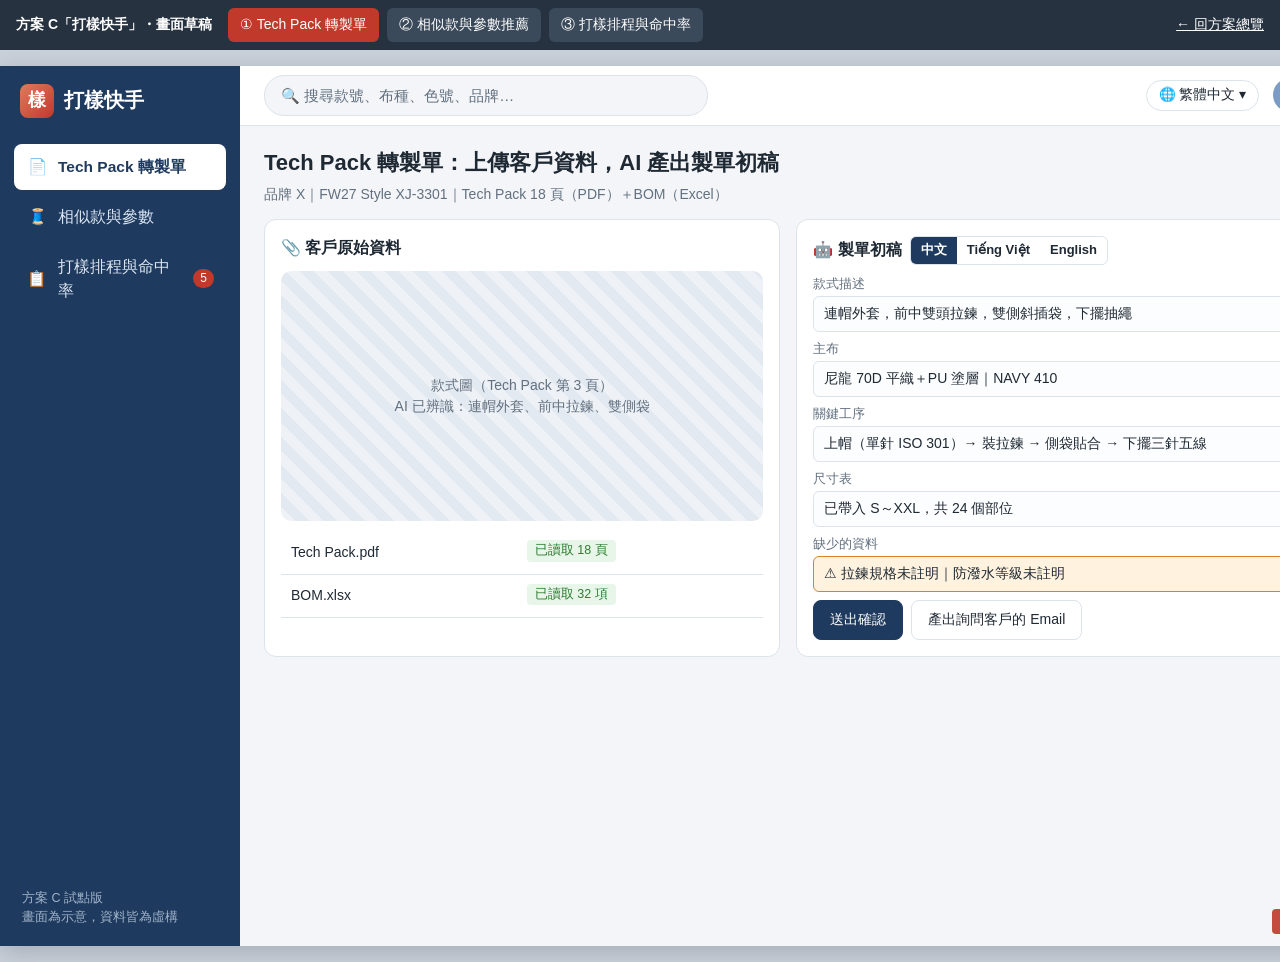
<file: option_c.html>
<!doctype html>
<html lang="zh-Hant">
<head>
<meta charset="utf-8">
<meta name="viewport" content="width=device-width, initial-scale=1">
<title>打樣快手 畫面草稿</title>
<link rel="stylesheet" href="mock.css">
<style>
.grid2{display:grid;grid-template-columns:1fr 1.2fr;gap:16px}
.sketch{height:250px;border-radius:10px;background:repeating-linear-gradient(45deg,#EEF2F7,#EEF2F7 10px,#E3E9F1 10px,#E3E9F1 20px);display:grid;place-items:center;color:var(--muted);font-size:14px;text-align:center}
.field{margin-bottom:8px}
.field label{display:block;font-size:12.5px;color:var(--muted)}
.field .box{border:1px solid var(--line);border-radius:6px;padding:6px 10px;font-size:14px;background:#FCFDFE}
.field .box.miss{border-color:var(--amber);background:var(--amber-soft)}
.sim{display:grid;grid-template-columns:repeat(3,1fr);gap:14px}
.sim .card{padding:14px}
.sw{height:70px;border-radius:8px;margin-bottom:8px}
.score{font-size:24px;font-weight:700;color:var(--green)}
.lang{display:inline-flex;border:1px solid var(--line);border-radius:6px;overflow:hidden;font-size:13px}
.lang span{padding:3px 10px}.lang span.on{background:var(--navy);color:#fff}
.hbar{display:flex;align-items:center;gap:8px;font-size:13.5px;margin:6px 0}
.hbar .b{flex:1;height:14px;background:#E3E8EE;border-radius:4px;position:relative;overflow:hidden}
.hbar .b i{position:absolute;left:0;top:0;bottom:0;background:var(--navy)}
</style>
</head>
<body>
<div class="toolbar">
  <b>方案 C「打樣快手」・畫面草稿</b>
  <button data-go="intake">① Tech Pack 轉製單</button>
  <button data-go="similar">② 相似款與參數推薦</button>
  <button data-go="queue">③ 打樣排程與命中率</button>
  <span class="sp"></span><a href="index.html" style="color:#fff">← 回方案總覽</a>
</div>
<div class="app">
  <aside class="side">
    <div class="logo"><i>樣</i>打樣快手</div>
    <div class="nav" data-go="intake"><span class="ic">📄</span>Tech Pack 轉製單</div>
    <div class="nav" data-go="similar"><span class="ic">🧵</span>相似款與參數</div>
    <div class="nav" data-go="queue"><span class="ic">📋</span>打樣排程與命中率<span class="cnt">5</span></div>
    <div class="foot">方案 C 試點版<br>畫面為示意，資料皆為虛構</div>
  </aside>
  <header class="top">
    <div class="search">🔍 搜尋款號、布種、色號、品牌…</div>
    <span class="sp"></span>
    <span class="pill">🌐 繁體中文 ▾</span>
    <div class="user"><div class="avatar">謝</div>謝○○・研發中心</div>
  </header>
  <main class="main">

  <section class="screen" id="s-intake">
    <h1>Tech Pack 轉製單：上傳客戶資料，AI 產出製單初稿</h1>
    <div class="sub">品牌 X｜FW27 Style XJ-3301｜Tech Pack 18 頁（PDF）＋BOM（Excel）</div>
    <div class="grid2">
      <div class="card">
        <h3>📎 客戶原始資料</h3>
        <div class="sketch">款式圖（Tech Pack 第 3 頁）<br>AI 已辨識：連帽外套、前中拉鍊、雙側袋</div>
        <table style="margin-top:10px">
          <tr><td>Tech Pack.pdf</td><td><span class="tag green">已讀取 18 頁</span></td></tr>
          <tr><td>BOM.xlsx</td><td><span class="tag green">已讀取 32 項</span></td></tr>
        </table>
      </div>
      <div class="card">
        <h3>🤖 製單初稿 <span class="lang"><span class="on">中文</span><span>Tiếng Việt</span><span>English</span></span></h3>
        <div class="field"><label>款式描述</label><div class="box">連帽外套，前中雙頭拉鍊，雙側斜插袋，下擺抽繩</div></div>
        <div class="field"><label>主布</label><div class="box">尼龍 70D 平織＋PU 塗層｜NAVY 410</div></div>
        <div class="field"><label>關鍵工序</label><div class="box">上帽（單針 ISO 301）→ 裝拉鍊 → 側袋貼合 → 下擺三針五線</div></div>
        <div class="field"><label>尺寸表</label><div class="box">已帶入 S～XXL，共 24 個部位</div></div>
        <div class="field"><label>缺少的資料</label><div class="box miss">⚠ 拉鍊規格未註明｜防潑水等級未註明</div></div>
        <div style="display:flex;gap:8px;margin-top:8px"><span class="btn pri">送出確認</span><span class="btn">產出詢問客戶的 Email</span></div>
      </div>
    </div>
  </section>

  <section class="screen" id="s-similar">
    <h1>相似款與成功參數推薦</h1>
    <div class="sub">需求：尼龍 70D 平織｜NAVY 深色｜防潑水 4 級｜手感柔軟　→　找到 3 個過去成功的相似打樣</div>
    <div class="sim">
      <div class="card"><div class="sw" style="background:#22305A"></div><b>樣品 #S25-0417</b><div class="muted small">品牌 Y｜2025 秋冬｜一次成功</div><div class="score">相似度 92%</div><div class="small">染色：升溫 1℃/分，70℃ 保溫 10 分<br>後整：C6 撥水劑 40g/L，定型 170℃</div></div>
      <div class="card"><div class="sw" style="background:#1F2A4A"></div><b>樣品 #S24-1102</b><div class="muted small">品牌 X｜2024 秋冬｜修 1 次</div><div class="score">相似度 87%</div><div class="small">染色：均染劑加量 0.5%<br>後整：撥水劑 35g/L，手感偏硬（客戶意見）</div></div>
      <div class="card"><div class="sw" style="background:#2B3B66"></div><b>樣品 #S25-0233</b><div class="muted small">品牌 Z｜2025 春夏｜一次成功</div><div class="score">相似度 81%</div><div class="small">染色：分散劑改用 B 型<br>後整：柔軟劑 20g/L＋撥水 40g/L</div></div>
    </div>
    <div class="row" style="margin-top:16px">
      <div class="card" style="flex:1.3">
        <h3>🤖 建議起始參數</h3>
        <div class="small">以 #S25-0417 為基礎，柔軟劑加入 #S25-0233 的 20g/L 配方，預估一次成功率 <b>82%</b>（過去同類平均 55%）</div>
      </div>
      <div class="card" style="flex:1">
        <h3>⚠ 風險提示</h3>
        <div class="alert-sum"><div class="it am">撥水劑 &gt; 40g/L 時，過去 3 次出現手感偏硬</div></div>
      </div>
    </div>
  </section>

  <section class="screen" id="s-queue">
    <h1>打樣排程與命中率</h1>
    <div class="sub">AI 依難易度、交期與命中機會排序，避免「先到先做」</div>
    <div class="row">
      <div class="card" style="flex:1.6">
        <h3>本週打樣排程</h3>
        <table>
          <tr><th>優先</th><th>款號</th><th>品牌</th><th>難易度</th><th>轉大貨機會</th><th>交期</th></tr>
          <tr><td>1</td><td>XJ-3301</td><td>X</td><td><span class="tag amber">中</span></td><td>高（68%）</td><td>10/12</td></tr>
          <tr><td>2</td><td>YK-2207</td><td>Y</td><td><span class="tag red">高</span></td><td>高（61%）</td><td>10/14</td></tr>
          <tr><td>3</td><td>ZP-1180</td><td>Z</td><td><span class="tag green">低</span></td><td>中（42%）</td><td>10/13</td></tr>
          <tr><td>4</td><td>XJ-3315</td><td>X</td><td><span class="tag green">低</span></td><td>低（18%）</td><td>10/20</td></tr>
        </table>
        <div class="small muted" style="margin-top:8px">難易度低的款式建議由工廠端製單，分散台北開發人力</div>
      </div>
      <div class="card" style="flex:1">
        <h3>各品牌打樣命中率（轉大貨）</h3>
        <div class="hbar">品牌 X <div class="b"><i style="width:34%"></i></div>34%</div>
        <div class="hbar">品牌 Y <div class="b"><i style="width:27%"></i></div>27%</div>
        <div class="hbar">品牌 Z <div class="b"><i style="width:19%"></i></div>19%</div>
        <div class="hbar">品牌 W <div class="b"><i style="width:12%"></i></div>12%</div>
        <div class="small muted">命中率低的品牌，建議與業務確認打樣策略</div>
      </div>
    </div>
  </section>
  </main>
  <div class="demo-tag">示意畫面・資料皆為虛構</div>
</div>
<script src="mock.js"></script>
</body>
</html>
</file>
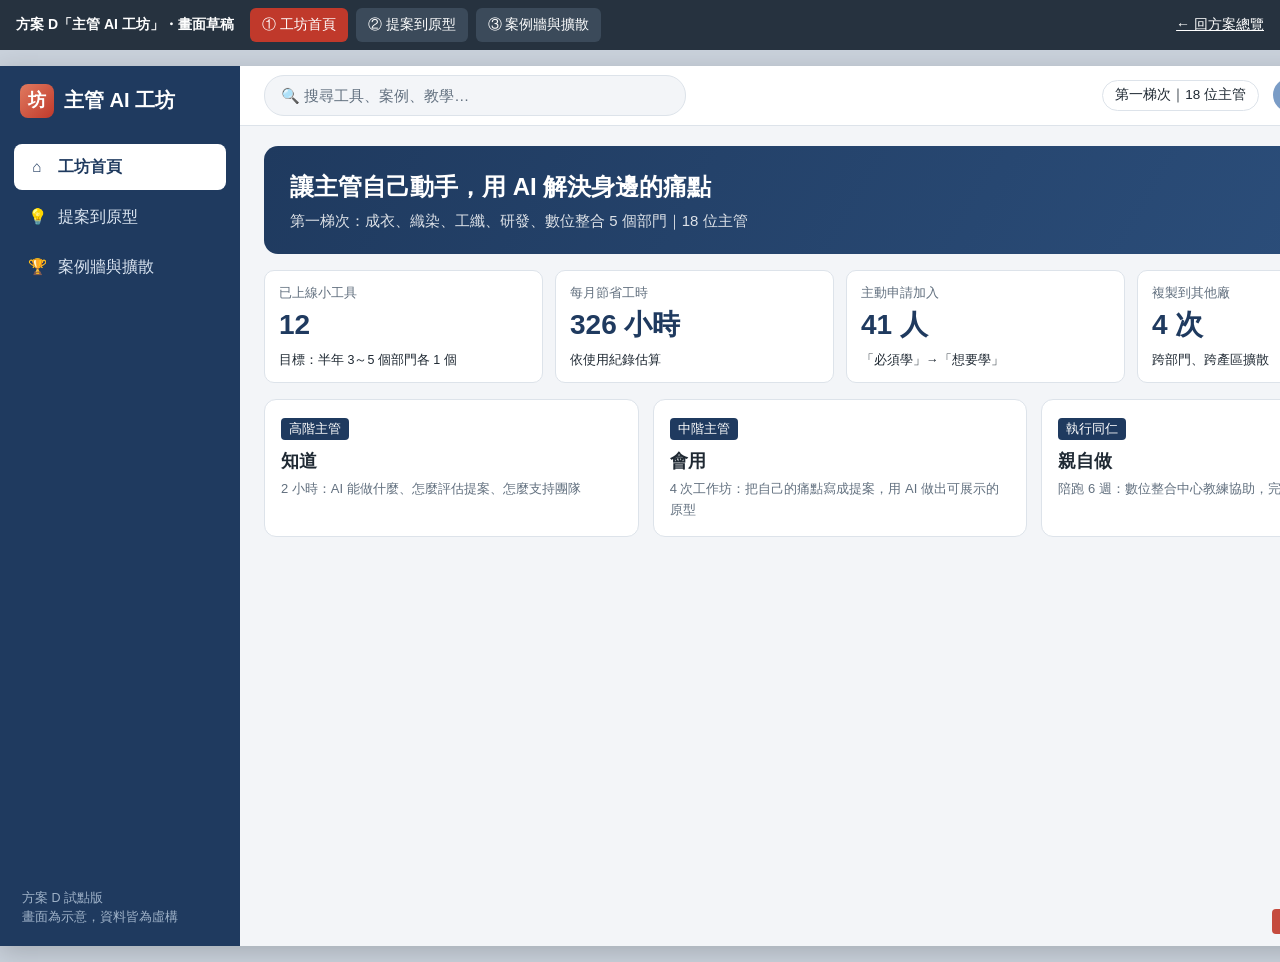
<file: option_d.html>
<!doctype html>
<html lang="zh-Hant">
<head>
<meta charset="utf-8">
<meta name="viewport" content="width=device-width, initial-scale=1">
<title>主管 AI 工坊 畫面草稿</title>
<link rel="stylesheet" href="mock.css">
<style>
.tracks{display:grid;grid-template-columns:repeat(3,1fr);gap:14px;margin-top:14px}
.track{background:#fff;border:1px solid var(--line);border-radius:12px;padding:16px}
.track .lv{font-size:13px;color:#fff;background:var(--navy);display:inline-block;border-radius:4px;padding:1px 8px}
.track h3{margin:8px 0 4px}
.prop{display:grid;grid-template-columns:1.1fr 1fr;gap:16px}
.q{margin-bottom:10px}
.q label{display:block;font-size:12.5px;color:var(--muted);font-weight:700}
.q .box{border:1px solid var(--line);border-radius:6px;padding:7px 10px;font-size:14px;background:#FCFDFE}
.chk div{padding:5px 0;border-bottom:1px dashed var(--line);font-size:14px}
.gal{display:grid;grid-template-columns:repeat(3,1fr);gap:14px}
.tool{background:#fff;border:1px solid var(--line);border-radius:12px;padding:14px}
.tool .ic{font-size:26px}
.tool b{display:block;margin:4px 0 2px;font-size:15.5px}
.tool .meta{font-size:12.5px;color:var(--muted)}
.tool .gain{font-size:14px;color:var(--green);font-weight:700;margin-top:6px}
</style>
</head>
<body>
<div class="toolbar">
  <b>方案 D「主管 AI 工坊」・畫面草稿</b>
  <button data-go="home">① 工坊首頁</button>
  <button data-go="proposal">② 提案到原型</button>
  <button data-go="gallery">③ 案例牆與擴散</button>
  <span class="sp"></span><a href="index.html" style="color:#fff">← 回方案總覽</a>
</div>
<div class="app">
  <aside class="side">
    <div class="logo"><i>坊</i>主管 AI 工坊</div>
    <div class="nav" data-go="home"><span class="ic">⌂</span>工坊首頁</div>
    <div class="nav" data-go="proposal"><span class="ic">💡</span>提案到原型</div>
    <div class="nav" data-go="gallery"><span class="ic">🏆</span>案例牆與擴散</div>
    <div class="foot">方案 D 試點版<br>畫面為示意，資料皆為虛構</div>
  </aside>
  <header class="top">
    <div class="search">🔍 搜尋工具、案例、教學…</div>
    <span class="sp"></span>
    <span class="pill">第一梯次｜18 位主管</span>
    <div class="user"><div class="avatar">毛</div>毛○○・織染業務</div>
  </header>
  <main class="main">

  <section class="screen" id="s-home">
    <div class="hero">
      <h1>讓主管自己動手，用 AI 解決身邊的痛點</h1>
      <div style="opacity:.85">第一梯次：成衣、織染、工纖、研發、數位整合 5 個部門｜18 位主管</div>
    </div>
    <div class="kgrid" style="grid-template-columns:repeat(4,1fr);margin-top:16px">
      <div class="kc"><div class="l">已上線小工具</div><div class="v">12</div><div class="t">目標：半年 3～5 個部門各 1 個</div></div>
      <div class="kc"><div class="l">每月節省工時</div><div class="v">326 小時</div><div class="t">依使用紀錄估算</div></div>
      <div class="kc"><div class="l">主動申請加入</div><div class="v">41 人</div><div class="t">「必須學」→「想要學」</div></div>
      <div class="kc"><div class="l">複製到其他廠</div><div class="v">4 次</div><div class="t">跨部門、跨產區擴散</div></div>
    </div>
    <div class="tracks">
      <div class="track"><span class="lv">高階主管</span><h3>知道</h3><div class="small muted">2 小時：AI 能做什麼、怎麼評估提案、怎麼支持團隊</div></div>
      <div class="track"><span class="lv">中階主管</span><h3>會用</h3><div class="small muted">4 次工作坊：把自己的痛點寫成提案，用 AI 做出可展示的原型</div></div>
      <div class="track"><span class="lv">執行同仁</span><h3>親自做</h3><div class="small muted">陪跑 6 週：數位整合中心教練協助，完成上線與交接</div></div>
    </div>
  </section>

  <section class="screen" id="s-proposal">
    <h1>提案到原型：出貨預估彙整小幫手</h1>
    <div class="sub">提案人：成衣業務二處 林○○｜教練：數位整合中心 楊○○｜狀態：原型測試中</div>
    <div class="prop">
      <div class="card">
        <h3>📝 提案卡（為何做、重要性、預期效益）</h3>
        <div class="q"><label>痛點</label><div class="box">收單、船期、出貨資料要從 3 個系統匯出，再用 Excel 人工核對，每週約 6 小時</div></div>
        <div class="q"><label>為什麼重要</label><div class="box">版本落差造成漏列與重複作業，曾影響客戶出貨預估</div></div>
        <div class="q"><label>預期效益</label><div class="box">每週省 5 小時；資料錯誤降為 0；可複製到越南、印尼業務</div></div>
        <div class="q"><label>AI 做出的原型</label><div class="box">上傳 3 份匯出檔 → 自動對應訂單與船期 → 產出待出貨清單與異常提示</div></div>
      </div>
      <div class="card">
        <h3>🔒 上線前檢核</h3>
        <div class="chk">
          <div>✅ 不含客戶機密外傳（資料只在公司內部伺服器）</div>
          <div>✅ 資安部門確認</div>
          <div>✅ 沒有新增紙本或重複簽核（不疊床架屋）</div>
          <div>⬜ 試用 2 週，記錄實際節省時間</div>
          <div>⬜ 交接文件與第二位使用者</div>
        </div>
        <h3 style="margin-top:14px">試用回饋</h3>
        <div class="alert-sum"><div class="it am">第 1 週：省 4.5 小時，船期欄位格式需再調整</div></div>
      </div>
    </div>
  </section>

  <section class="screen" id="s-gallery">
    <h1>案例牆與擴散</h1>
    <div class="sub">好用的工具可一鍵申請複製到其他部門；貢獻者得到積分與表揚，不額外加派工作</div>
    <div class="gal">
      <div class="tool"><div class="ic">📦</div><b>出貨預估彙整小幫手</b><div class="meta">成衣業務二處｜使用 14 人</div><div class="gain">每週省 5 小時</div><span class="btn" style="margin-top:8px">申請複製</span></div>
      <div class="tool"><div class="ic">🎨</div><b>印繡花 S/O 追蹤</b><div class="meta">成衣業務一處｜使用 9 人</div><div class="gain">核對時間減 70%</div><span class="btn" style="margin-top:8px">申請複製</span></div>
      <div class="tool"><div class="ic">🧶</div><b>紗批號挪用查詢</b><div class="meta">織染業務三處｜使用 11 人</div><div class="gain">盤點時間減 60%</div><span class="btn" style="margin-top:8px">申請複製</span></div>
      <div class="tool"><div class="ic">🏭</div><b>工業絲庫存即時查詢</b><div class="meta">工業絲業務處｜使用 8 人</div><div class="gain">接單回覆由 1 天縮到 1 小時</div><span class="btn" style="margin-top:8px">申請複製</span></div>
      <div class="tool"><div class="ic">🧪</div><b>展會樣品資料整理</b><div class="meta">創新研發中心｜使用 6 人</div><div class="gain">每場展會省 2 天</div><span class="btn" style="margin-top:8px">申請複製</span></div>
      <div class="tool"><div class="ic">👷</div><b>越南排班建議</b><div class="meta">越南 A 廠｜試用中</div><div class="gain">評估中</div><span class="btn" style="margin-top:8px">追蹤進度</span></div>
    </div>
  </section>
  </main>
  <div class="demo-tag">示意畫面・資料皆為虛構</div>
</div>
<script src="mock.js"></script>
</body>
</html>
</file>
<file: mock.css>
:root{
  --navy:#1F3A5F; --navy-2:#2C4F7C; --navy-soft:#E8EEF6;
  --red:#C0392B; --red-soft:#FBE9E7; --amber:#D9822B; --amber-soft:#FFF3E0;
  --green:#2E7D32; --green-soft:#E8F5E9;
  --bg:#F3F5F8; --card:#FFFFFF; --line:#DDE3EA; --text:#1F2933; --muted:#62707F;
}
*{box-sizing:border-box}
html,body{margin:0}
body{background:#C9D1DB;font-family:"Microsoft JhengHei","PingFang TC","Noto Sans TC",sans-serif;color:var(--text);font-size:15px;line-height:1.55}
.toolbar{position:sticky;top:0;z-index:50;background:#26323F;color:#fff;display:flex;gap:8px;align-items:center;padding:8px 16px;font-size:14px;flex-wrap:wrap}
.toolbar b{margin-right:8px}
.toolbar button{background:#3B4A5A;color:#fff;border:0;border-radius:6px;padding:6px 12px;font:inherit;cursor:pointer}
.toolbar button.on{background:var(--red)}
.toolbar .sp{flex:1}
body.shot .toolbar{display:none}

.app{width:1440px;height:880px;margin:16px auto;background:var(--bg);display:grid;grid-template-columns:240px 1fr;grid-template-rows:60px 1fr;box-shadow:0 6px 24px rgba(0,0,0,.18);position:relative;overflow:hidden}
body.shot .app{margin:0;box-shadow:none}
.side{grid-row:1/3;background:var(--navy);color:#DCE6F2;padding:18px 14px;display:flex;flex-direction:column;gap:4px}
.logo{display:flex;align-items:center;gap:10px;color:#fff;font-weight:700;font-size:20px;margin:0 6px 22px}
.logo i{width:34px;height:34px;border-radius:8px;background:linear-gradient(135deg,#E07A5F,#C0392B);display:grid;place-items:center;font-style:normal;font-size:18px}
.nav{display:flex;align-items:center;gap:10px;padding:11px 12px;border-radius:8px;cursor:pointer;font-size:15.5px}
.nav:hover{background:rgba(255,255,255,.08)}
.nav.on{background:#fff;color:var(--navy);font-weight:700}
.nav .ic{width:22px;text-align:center}
.nav .cnt{margin-left:auto;background:var(--red);color:#fff;border-radius:10px;font-size:12px;padding:0 7px}
.side .foot{margin-top:auto;font-size:12.5px;color:#9FB2C8;padding:0 8px}
.top{background:#fff;border-bottom:1px solid var(--line);display:flex;align-items:center;gap:14px;padding:0 24px}
.top .search{flex:1;max-width:560px;background:var(--bg);border:1px solid var(--line);border-radius:20px;padding:8px 16px;color:var(--muted)}
.top .sp{flex:1}
.pill{border:1px solid var(--line);border-radius:16px;padding:4px 12px;font-size:13.5px;background:#fff}
.user{display:flex;align-items:center;gap:8px;font-size:14px}
.avatar{width:34px;height:34px;border-radius:50%;background:#7A9CC6;color:#fff;display:grid;place-items:center;font-weight:700}
.demo-tag{position:absolute;right:16px;bottom:12px;background:rgba(192,57,43,.9);color:#fff;font-size:12px;padding:3px 10px;border-radius:4px;z-index:5}

.main{padding:20px 24px;overflow:hidden;position:relative}
.screen{display:none;height:100%}
.screen.on{display:block}
h1{font-size:22px;margin:0 0 4px}
.sub{color:var(--muted);font-size:14px;margin-bottom:14px}
.card{background:var(--card);border:1px solid var(--line);border-radius:12px;padding:16px}
.card h3{margin:0 0 10px;font-size:16px;display:flex;align-items:center;gap:8px}
.muted{color:var(--muted)}
.small{font-size:13px}
.btn{display:inline-block;border-radius:8px;padding:8px 16px;font-size:14px;border:1px solid var(--line);background:#fff;cursor:pointer}
.btn.pri{background:var(--navy);border-color:var(--navy);color:#fff}
.btn.red{background:var(--red);border-color:var(--red);color:#fff}
.tag{display:inline-block;border-radius:4px;padding:1px 8px;font-size:12.5px;background:var(--navy-soft);color:var(--navy);margin:0 4px 4px 0}
.tag.red{background:var(--red-soft);color:var(--red)} .tag.amber{background:var(--amber-soft);color:var(--amber)} .tag.green{background:var(--green-soft);color:var(--green)}
.row{display:flex;gap:16px}
table{border-collapse:collapse;width:100%;font-size:14px}
th,td{border-bottom:1px solid var(--line);padding:8px 10px;text-align:left}
th{background:#F7F9FB;color:var(--muted);font-weight:600}

/* annotations */
.anno{position:absolute;z-index:20;width:30px;height:30px;border-radius:50%;background:var(--red);color:#fff;font-weight:700;display:grid;place-items:center;font-size:16px;box-shadow:0 0 0 3px #fff,0 2px 6px rgba(0,0,0,.3)}
body.noanno .anno{display:none}

/* home */
.hero{background:linear-gradient(120deg,var(--navy),var(--navy-2));color:#fff;border-radius:14px;padding:22px 26px}
.hero h1{color:#fff;font-size:24px}
.askbox{margin-top:14px;background:#fff;border-radius:10px;padding:12px 16px;color:var(--muted);display:flex;align-items:center;gap:10px;font-size:16px}
.askbox .go{margin-left:auto;background:var(--red);color:#fff;border-radius:8px;padding:6px 16px;font-size:14px}
.chips{margin-top:10px;display:flex;gap:8px;flex-wrap:wrap}
.chips span{background:rgba(255,255,255,.15);border-radius:14px;padding:4px 12px;font-size:13.5px}
.mods{display:grid;grid-template-columns:repeat(3,1fr);gap:16px;margin-top:16px}
.mod{background:#fff;border:1px solid var(--line);border-radius:12px;padding:18px;cursor:pointer}
.mod .ic{font-size:30px}
.mod h3{margin:6px 0 4px;font-size:18px}
.mod .num{font-size:13.5px;margin-top:10px;color:var(--navy);font-weight:700}

/* chat */
.chat-grid{display:grid;grid-template-columns:230px 1fr 330px;gap:16px;height:100%}
.hist .item{padding:9px 10px;border-radius:8px;font-size:14px;margin-bottom:4px}
.hist .item.on{background:var(--navy-soft);color:var(--navy);font-weight:700}
.filter{font-size:13.5px;margin-bottom:10px}
.filter label{display:block;color:var(--muted);font-size:12.5px;margin-top:8px}
.filter .sel{border:1px solid var(--line);border-radius:6px;padding:5px 9px;background:#fff}
.chat{display:flex;flex-direction:column;gap:12px;overflow:hidden}
.msg-q{align-self:flex-end;background:var(--navy);color:#fff;border-radius:14px 14px 2px 14px;padding:10px 14px;max-width:80%}
.msg-a{background:#fff;border:1px solid var(--line);border-radius:2px 14px 14px 14px;padding:14px 16px;font-size:14.5px}
.msg-a h4{margin:8px 0 4px;font-size:14.5px;color:var(--navy)}
.msg-a ol,.msg-a ul{margin:0;padding-left:20px}
.src{display:flex;gap:8px;flex-wrap:wrap;margin-top:10px}
.src span{border:1px solid #B8C7DA;background:var(--navy-soft);color:var(--navy);border-radius:6px;padding:3px 9px;font-size:13px}
.fb{display:flex;gap:8px;align-items:center;margin-top:10px;font-size:13.5px}
.fb .btn{padding:4px 12px;font-size:13px}
.inputbar{margin-top:auto;background:#fff;border:1px solid var(--line);border-radius:10px;padding:10px 14px;color:var(--muted);display:flex;gap:10px;align-items:center}
.inputbar .go{margin-left:auto;background:var(--navy);color:#fff;border-radius:8px;padding:5px 14px}
.notfound{background:var(--amber-soft);border:1px solid #F0C08A;border-radius:2px 14px 14px 14px;padding:12px 16px;font-size:14px}
.doc-prev{font-size:13.5px}
.doc-prev .hl{background:#FFF2A8}
.doc-prev .meta{font-size:12.5px;color:var(--muted);border-bottom:1px solid var(--line);padding-bottom:8px;margin-bottom:8px}

/* capture */
.steps{display:flex;gap:0;margin-bottom:14px}
.step{flex:1;text-align:center;font-size:14px;color:var(--muted);position:relative;padding-top:34px}
.step::before{content:attr(data-n);position:absolute;top:0;left:50%;transform:translateX(-50%);width:28px;height:28px;border-radius:50%;background:#C9D3DE;color:#fff;display:grid;place-items:center;font-weight:700;z-index:2}
.step::after{content:"";position:absolute;top:13px;left:-50%;width:100%;height:3px;background:#C9D3DE;z-index:1}
.step:first-child::after{display:none}
.step.done::before,.step.done::after{background:var(--green)}
.step.now::before{background:var(--red)} .step.now::after{background:var(--green)}
.step.now{color:var(--red);font-weight:700}
.cap-grid{display:grid;grid-template-columns:1fr 1.25fr;gap:16px}
.audio{display:flex;align-items:center;gap:10px;background:var(--bg);border-radius:8px;padding:8px 12px;margin:10px 0}
.audio .bar{flex:1;height:6px;border-radius:3px;background:linear-gradient(90deg,var(--navy) 38%,#C9D3DE 38%)}
.ts{font-size:14px;max-height:380px;overflow:hidden}
.ts p{margin:0 0 8px}
.ts .t{color:var(--navy);font-weight:700;font-size:12.5px;margin-right:6px}
.ts .hl{background:#FFF2A8}
.field{margin-bottom:9px}
.field label{display:block;font-size:12.5px;color:var(--muted);margin-bottom:2px}
.field .box{border:1px solid var(--line);border-radius:6px;padding:6px 10px;font-size:14px;background:#FCFDFE}
.field .box ol{margin:0;padding-left:20px}
.link-ts{font-size:12px;color:var(--navy);margin-left:6px}

/* radar */
.files{display:grid;grid-template-columns:repeat(4,1fr);gap:12px;margin-bottom:14px}
.file{background:#fff;border:1px solid var(--line);border-radius:10px;padding:12px;font-size:13.5px}
.file .nm{font-weight:700;font-size:14px;word-break:break-all}
.file.sel{border:2px solid var(--navy)}
.drop{border:2px dashed #AAB7C6;border-radius:10px;display:grid;place-items:center;color:var(--muted);font-size:14px;text-align:center;padding:12px}
.conf{display:inline-block;width:70px;height:8px;border-radius:4px;background:#E3E8EE;vertical-align:middle;margin-right:6px;position:relative;overflow:hidden}
.conf i{position:absolute;left:0;top:0;bottom:0;background:var(--green)}
.conf.low i{background:var(--amber)}
.selbox{border:1px solid var(--line);border-radius:6px;padding:3px 9px;background:#fff;display:inline-block;min-width:120px}
.selbox.warn{border-color:var(--amber);background:var(--amber-soft)}
.kpis{display:grid;grid-template-columns:repeat(4,1fr);gap:12px;margin-bottom:14px}
.kpi{background:#fff;border:1px solid var(--line);border-radius:10px;padding:12px 16px}
.kpi .v{font-size:26px;font-weight:700;color:var(--navy)}
.kpi .v.red{color:var(--red)}
.kpi .l{font-size:13px;color:var(--muted)}
.heat{display:grid;grid-template-columns:120px repeat(12,1fr);gap:3px;font-size:12.5px}
.heat div{padding:6px 2px;text-align:center;border-radius:3px}
.heat .h{background:none;color:var(--muted);font-weight:600}
.heat .rh{text-align:left;padding-left:4px;font-weight:600;background:none}
.c-g{background:#CDE8CF}.c-y{background:#FCE3B4}.c-r{background:#F4B4AA;color:#7A1F14;font-weight:700}.c-l{background:#DCE6F2}
.legend{font-size:12.5px;color:var(--muted);margin-top:8px;display:flex;gap:14px}
.legend i{display:inline-block;width:12px;height:12px;border-radius:2px;margin-right:4px;vertical-align:-1px}
.alert-sum{font-size:14px}
.alert-sum .it{border-left:4px solid var(--red);background:var(--red-soft);padding:7px 10px;margin-bottom:8px;border-radius:0 6px 6px 0}
.alert-sum .it.am{border-color:var(--amber);background:var(--amber-soft)}
.todo{font-size:13.5px}
.todo div{display:flex;gap:8px;align-items:flex-start;padding:5px 0;border-bottom:1px dashed var(--line)}
.todo .ck{width:16px;height:16px;border:2px solid #9AA5B1;border-radius:3px;flex:none;margin-top:3px}

/* kpi screen */
.kgrid{display:grid;grid-template-columns:repeat(6,1fr);gap:12px;margin-bottom:16px}
.kc{background:#fff;border:1px solid var(--line);border-radius:10px;padding:12px 14px}
.kc .v{font-size:28px;font-weight:700;color:var(--navy)}
.kc .l{font-size:13px;color:var(--muted)}
.kc .t{font-size:12.5px;margin-top:4px}
.ok{color:var(--green);font-weight:700}
</file>
